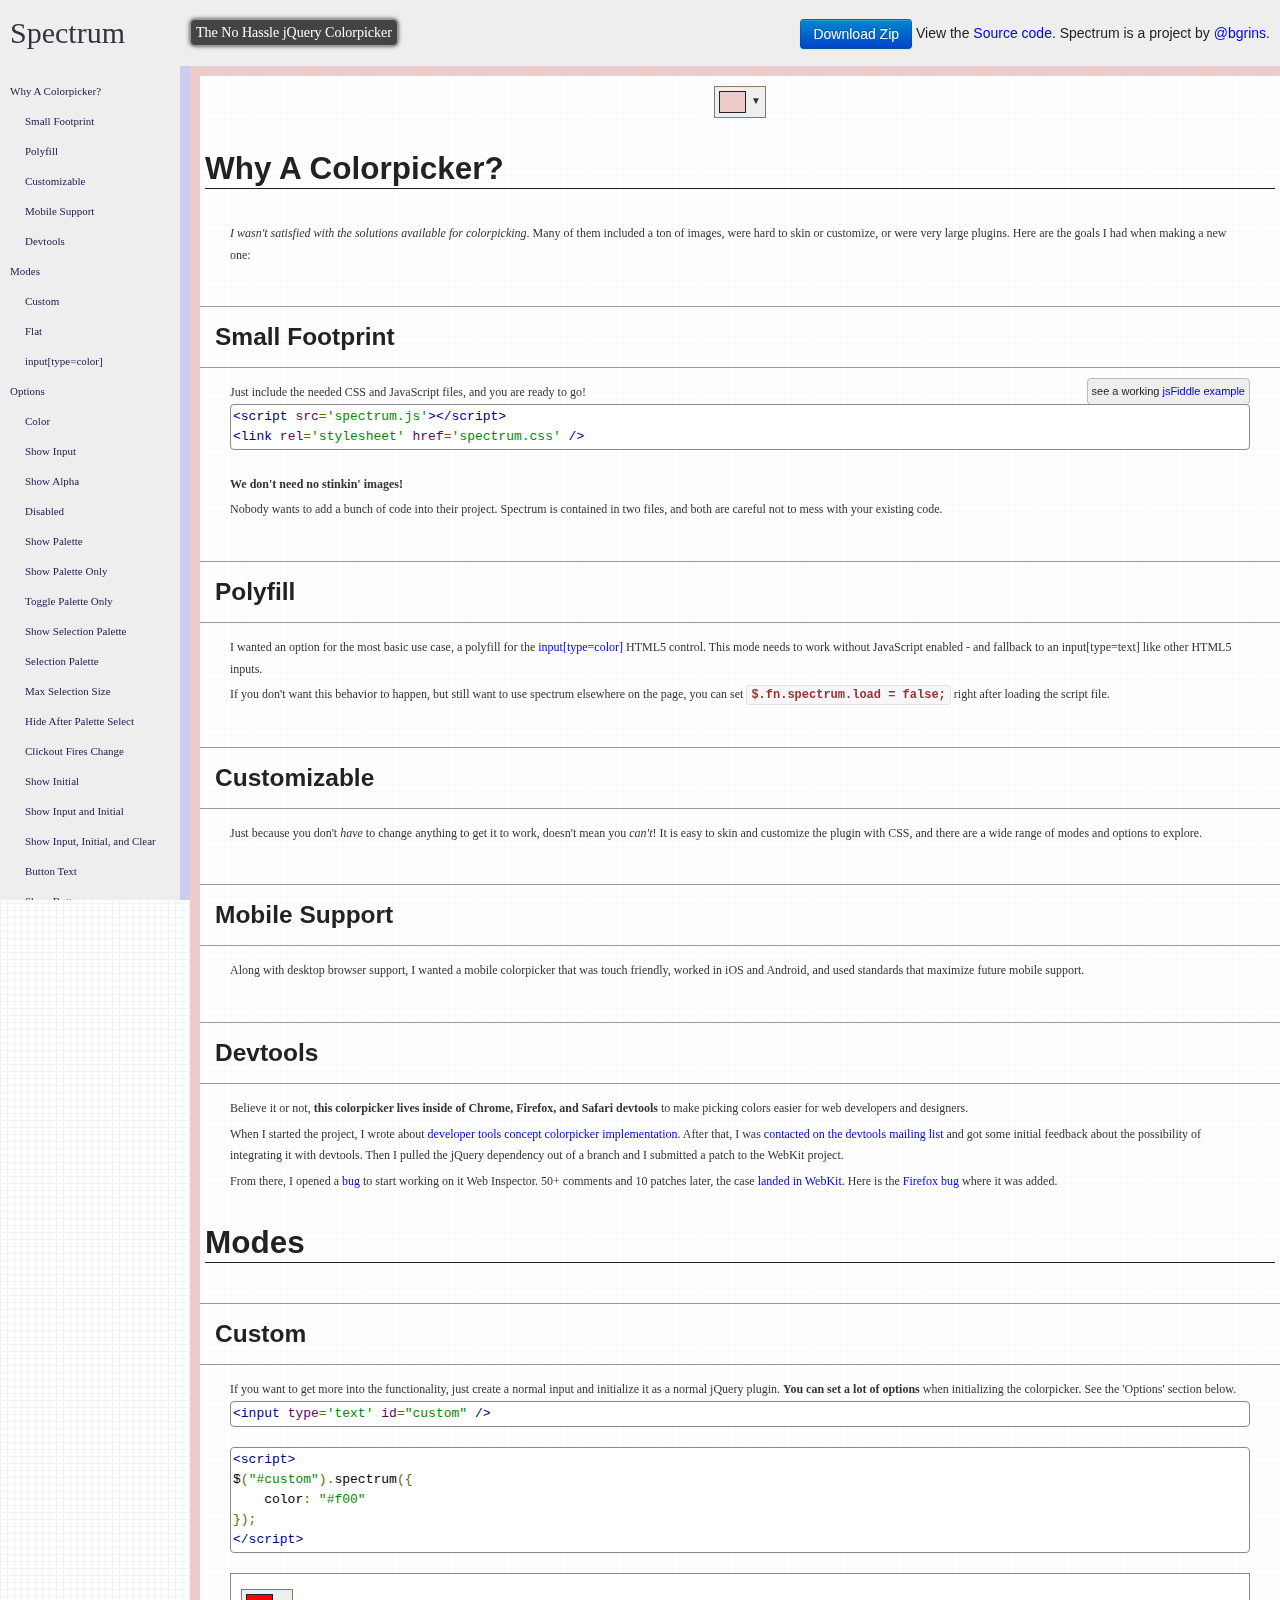
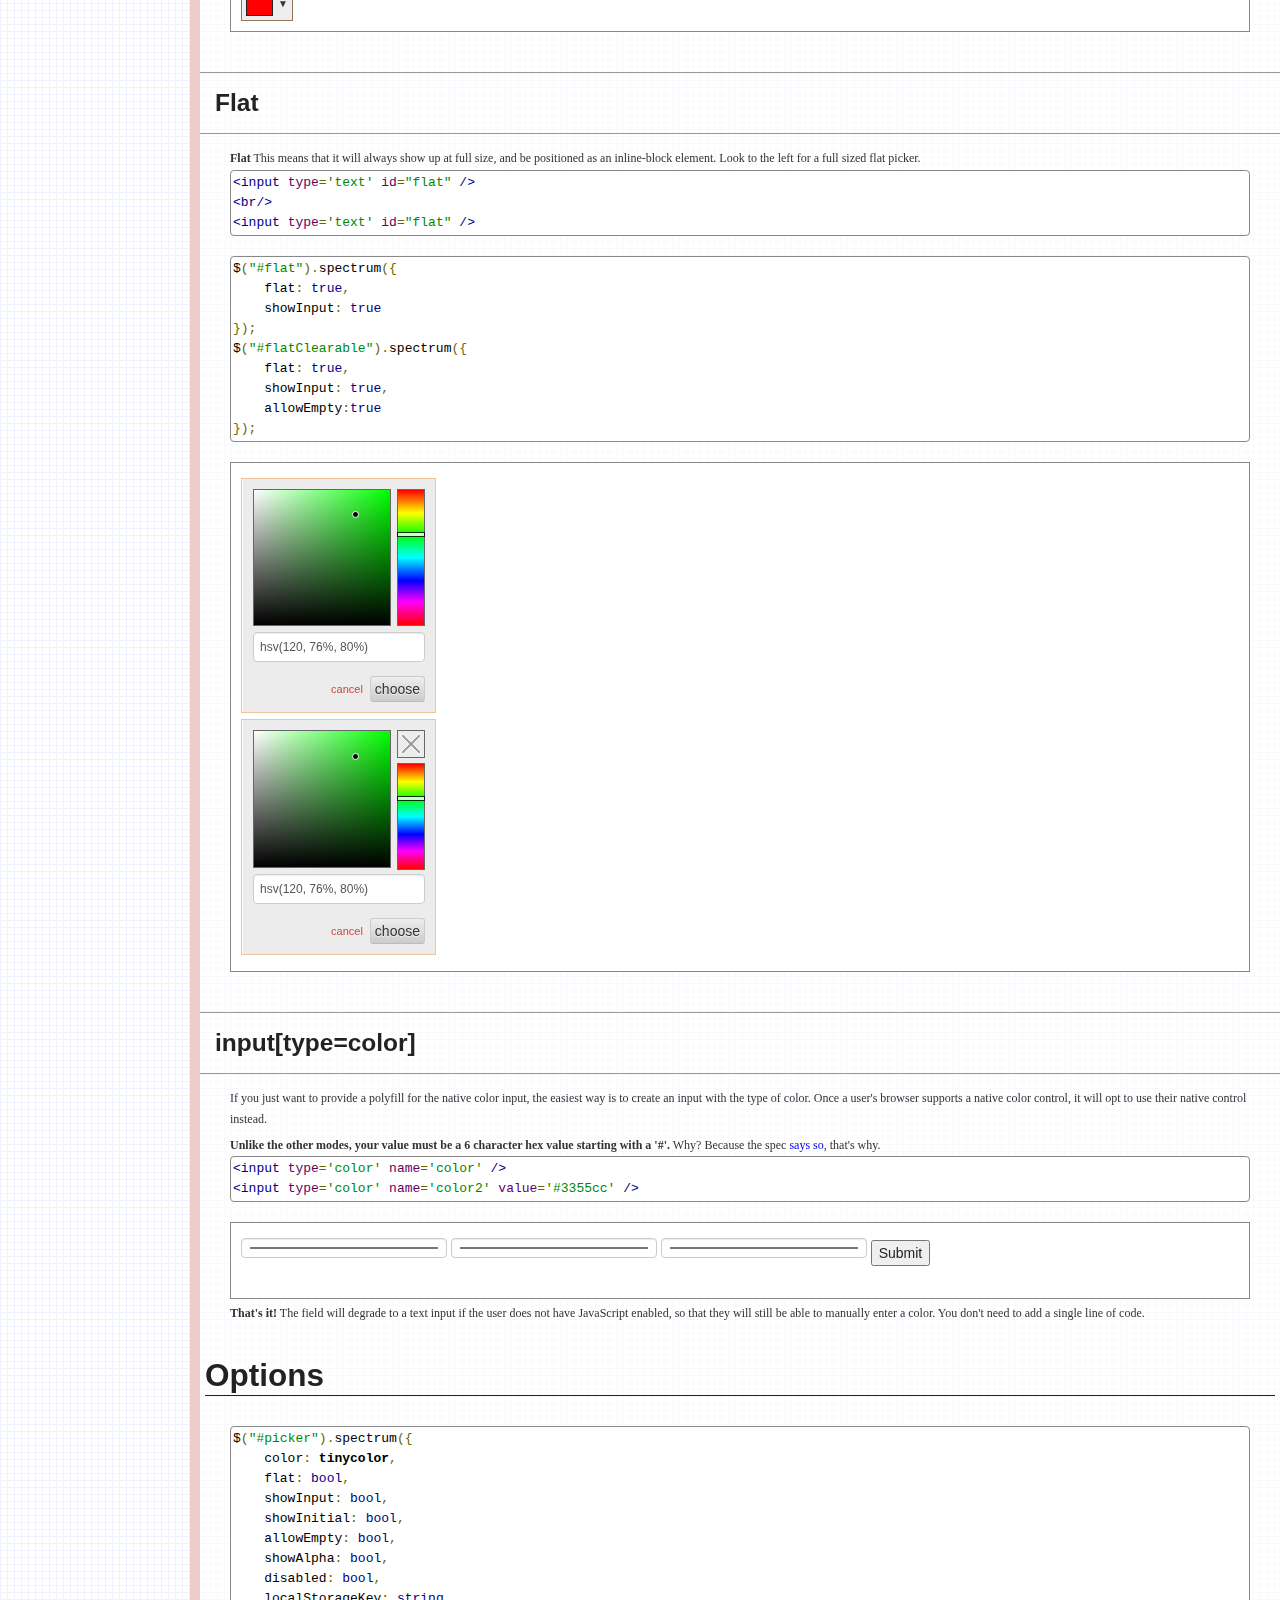
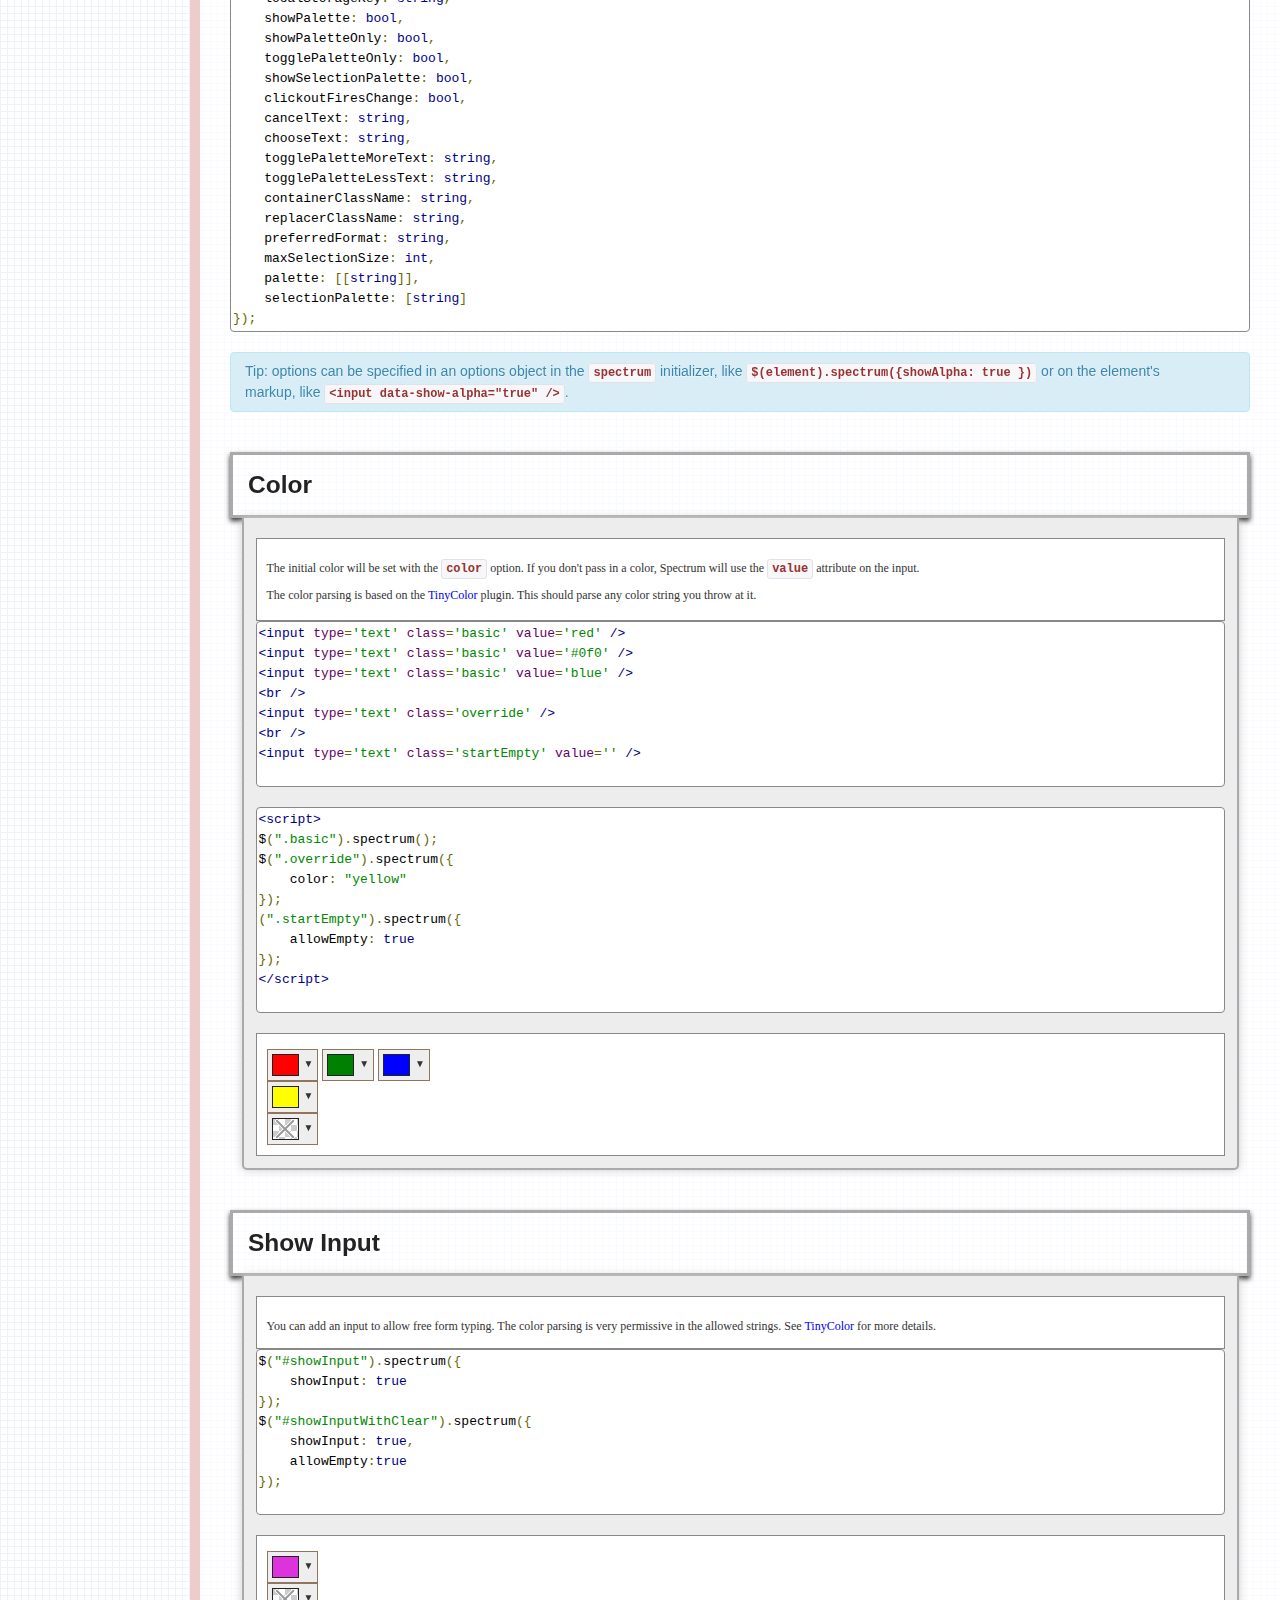
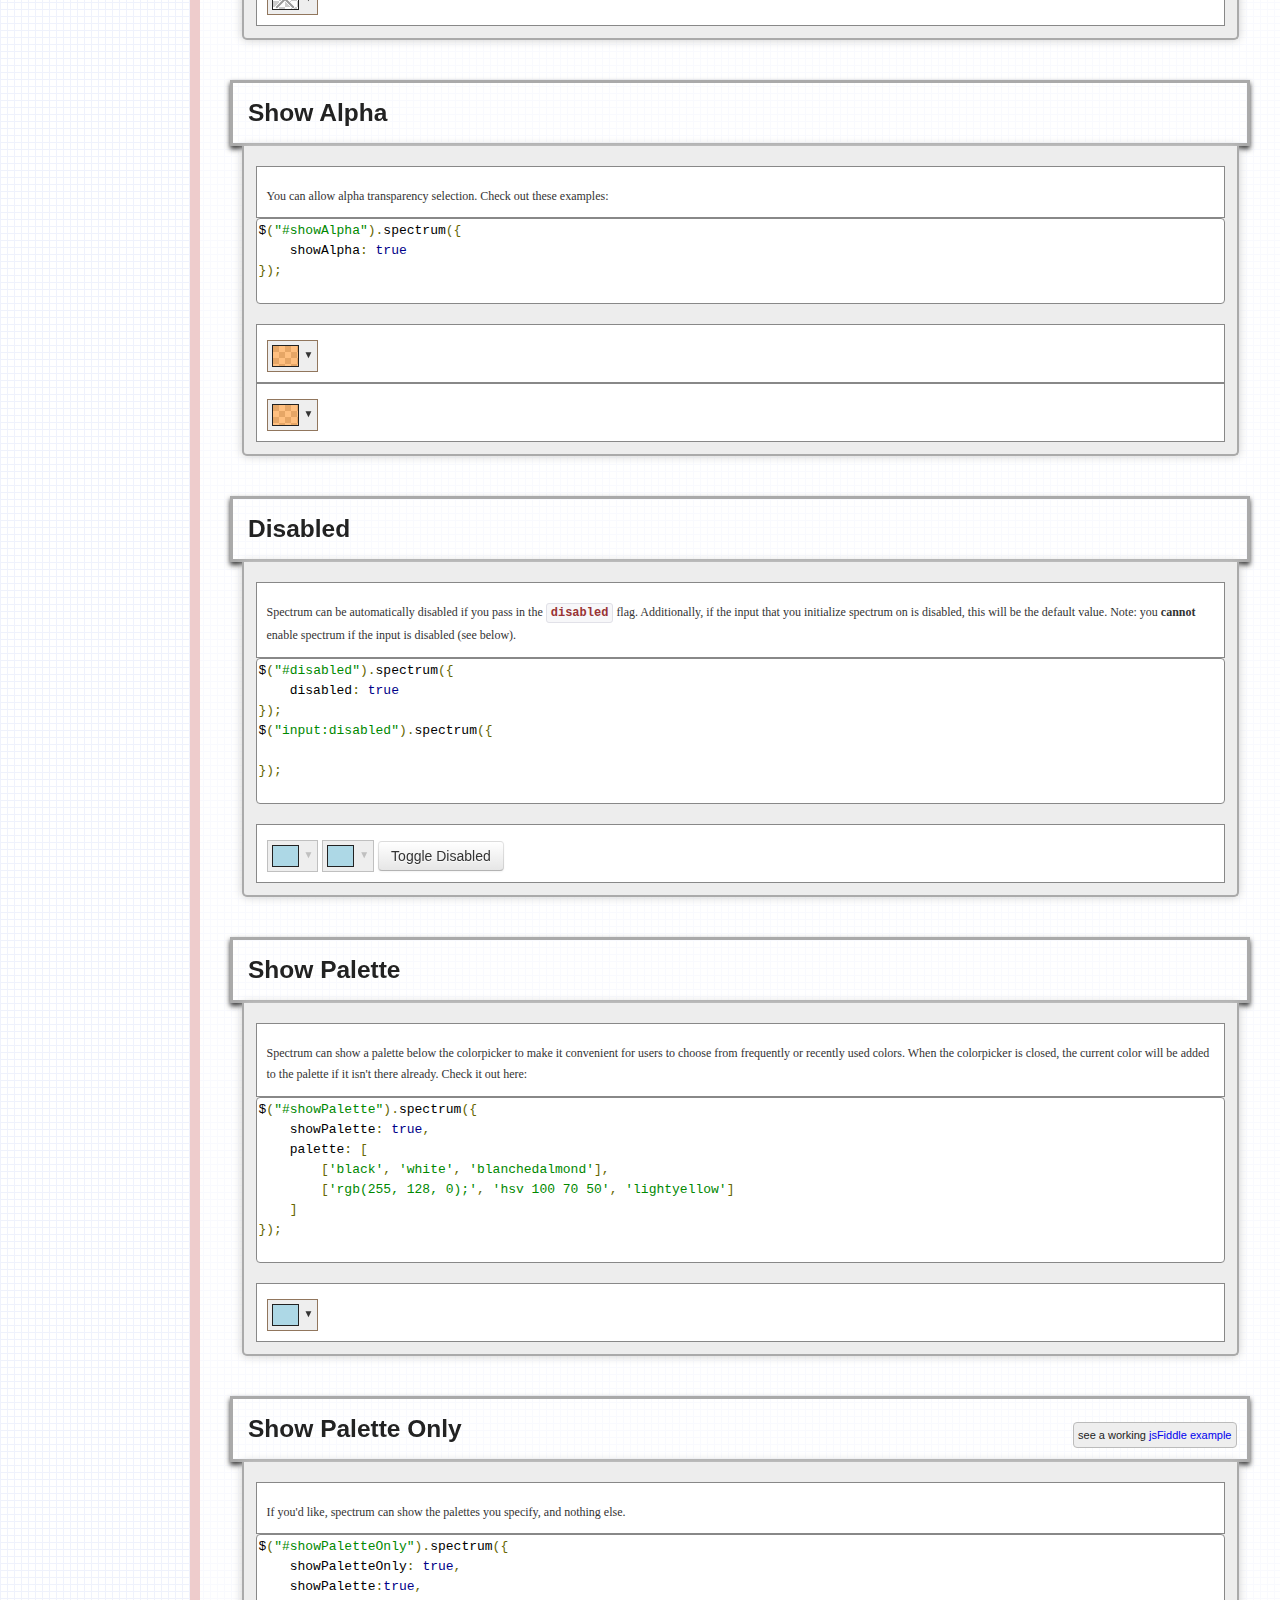
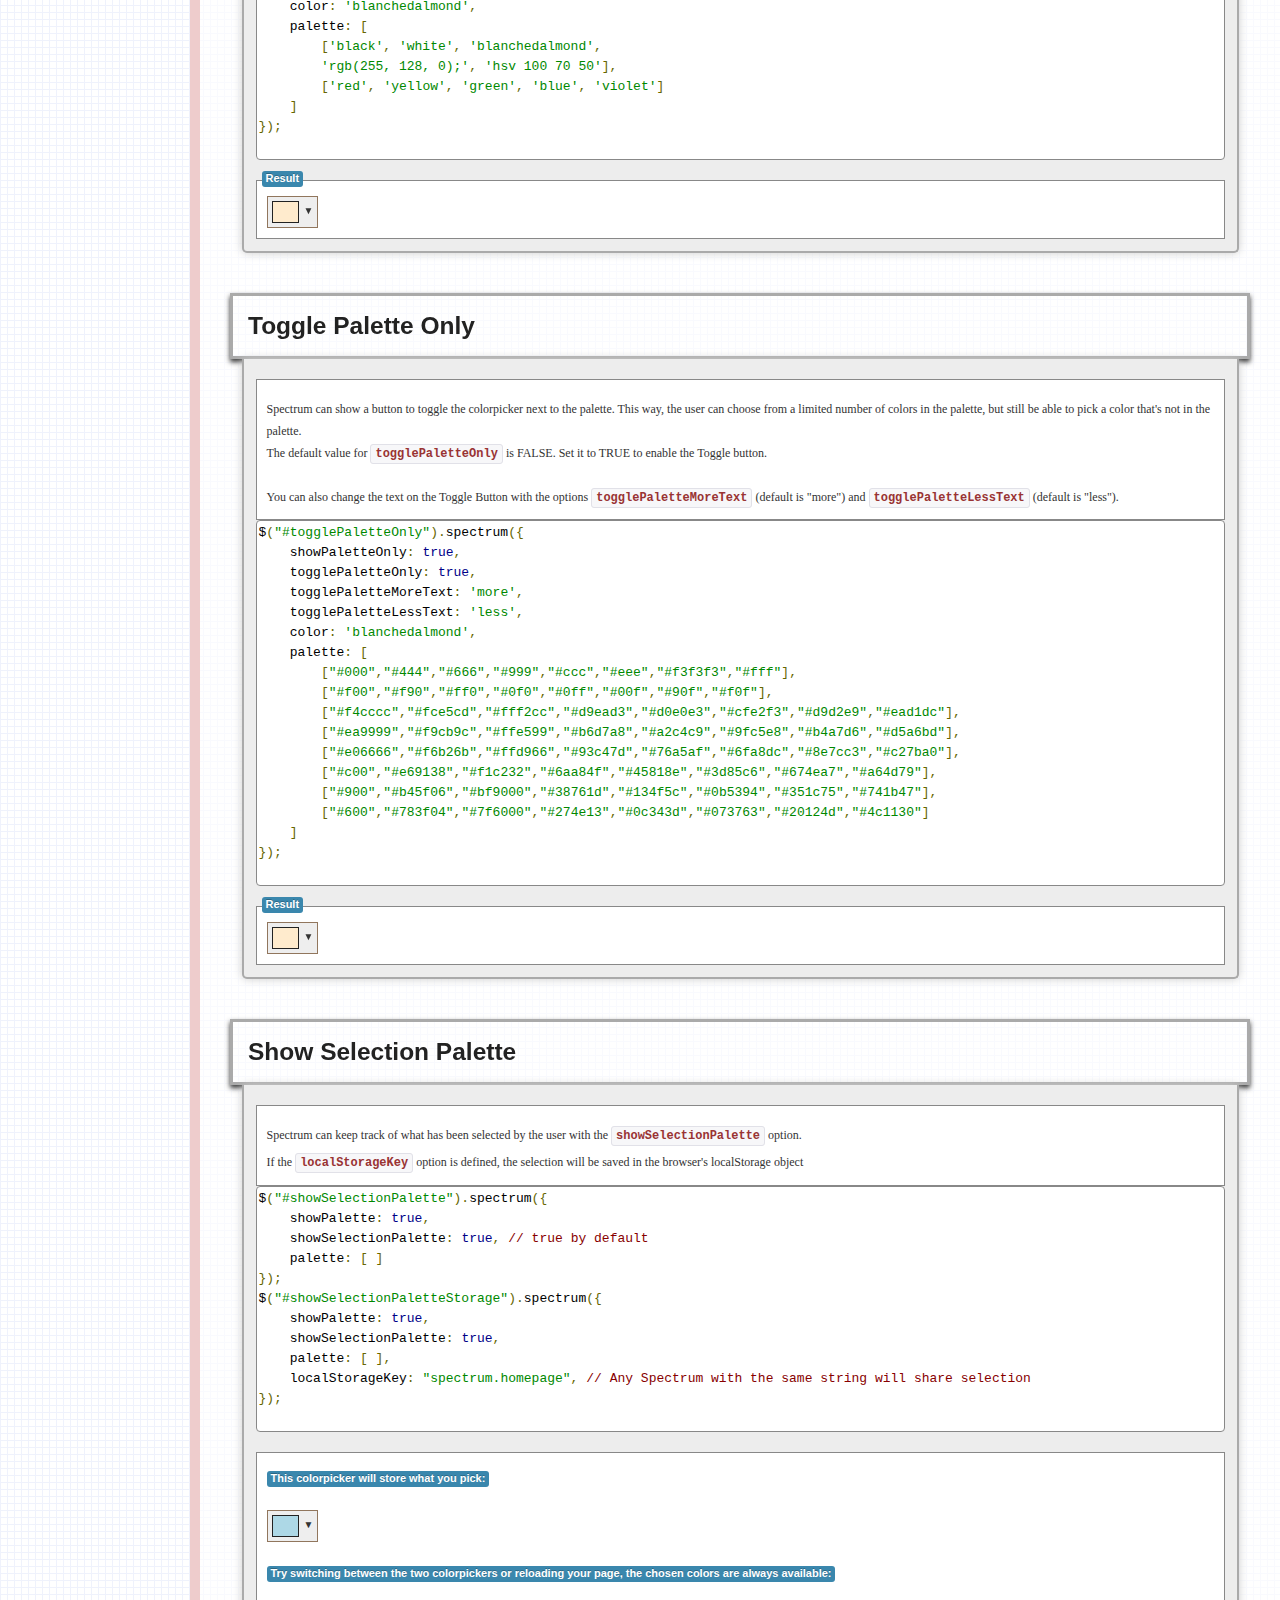
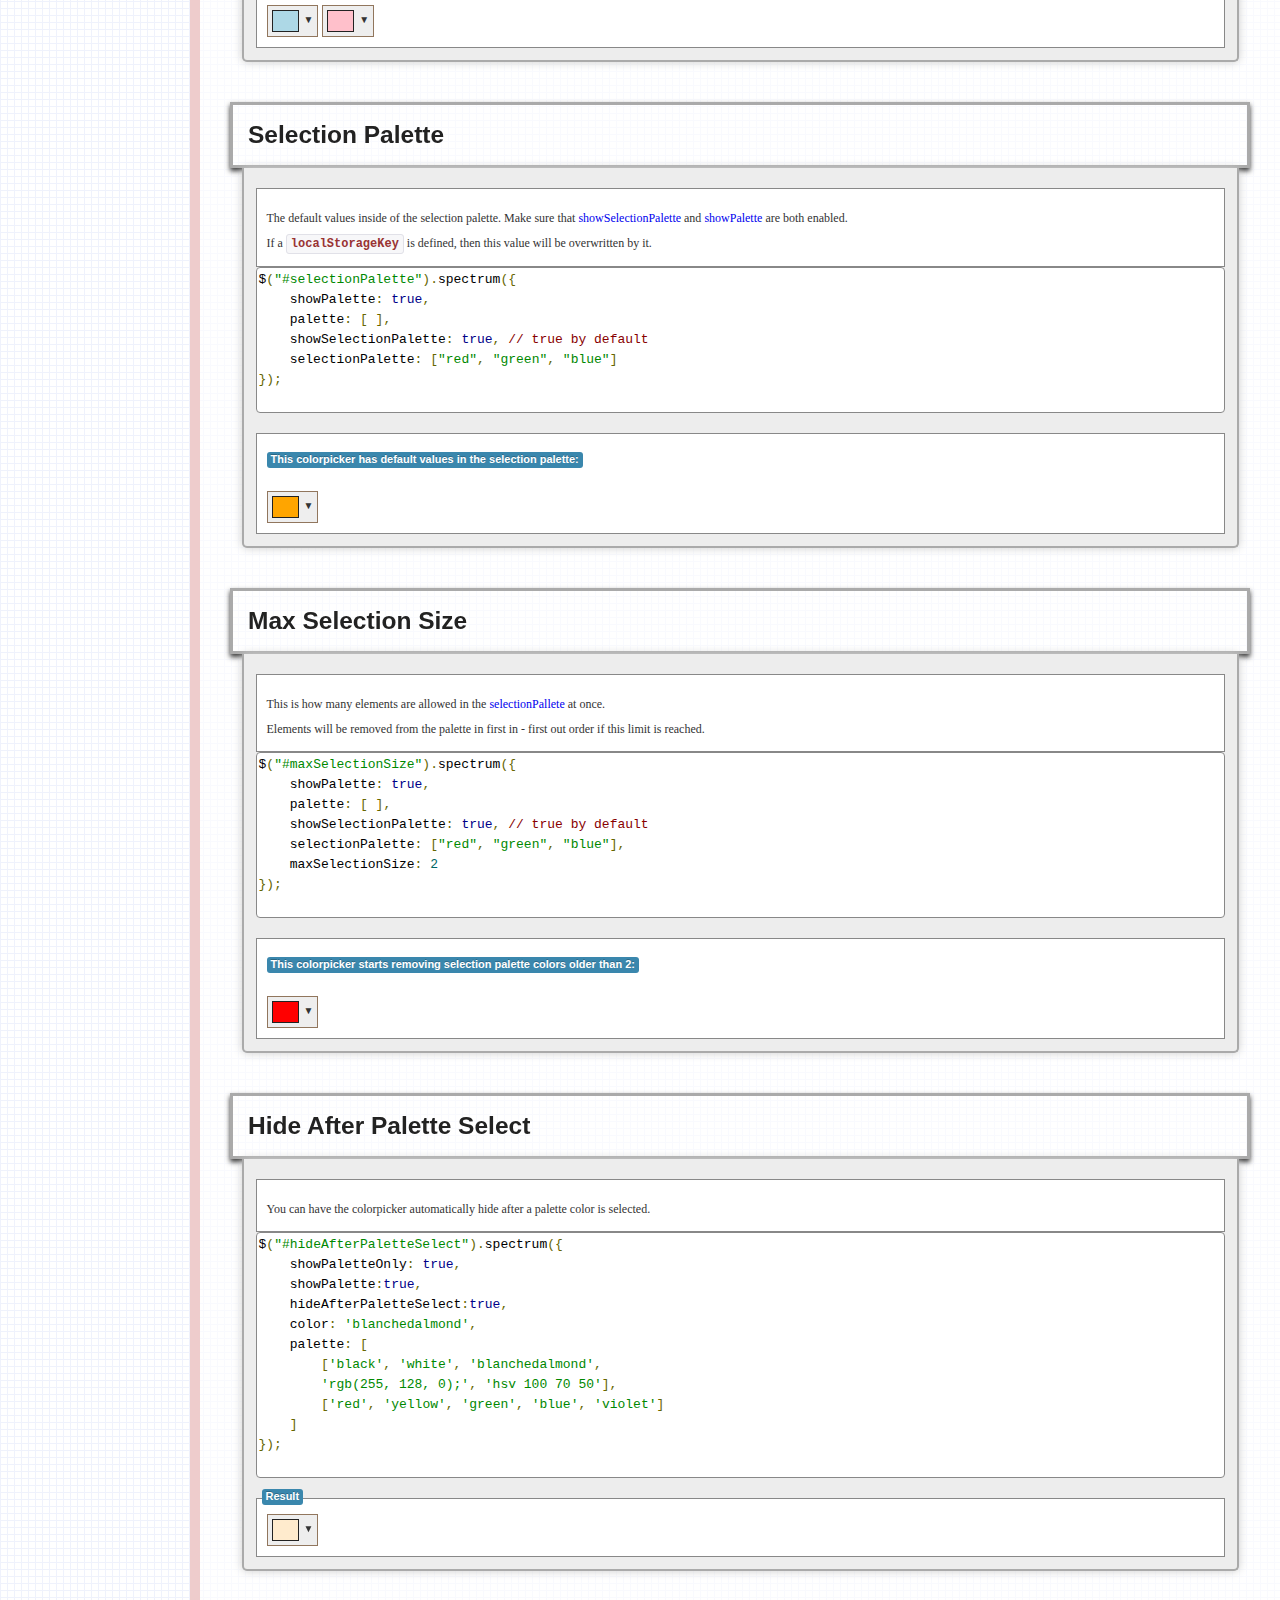
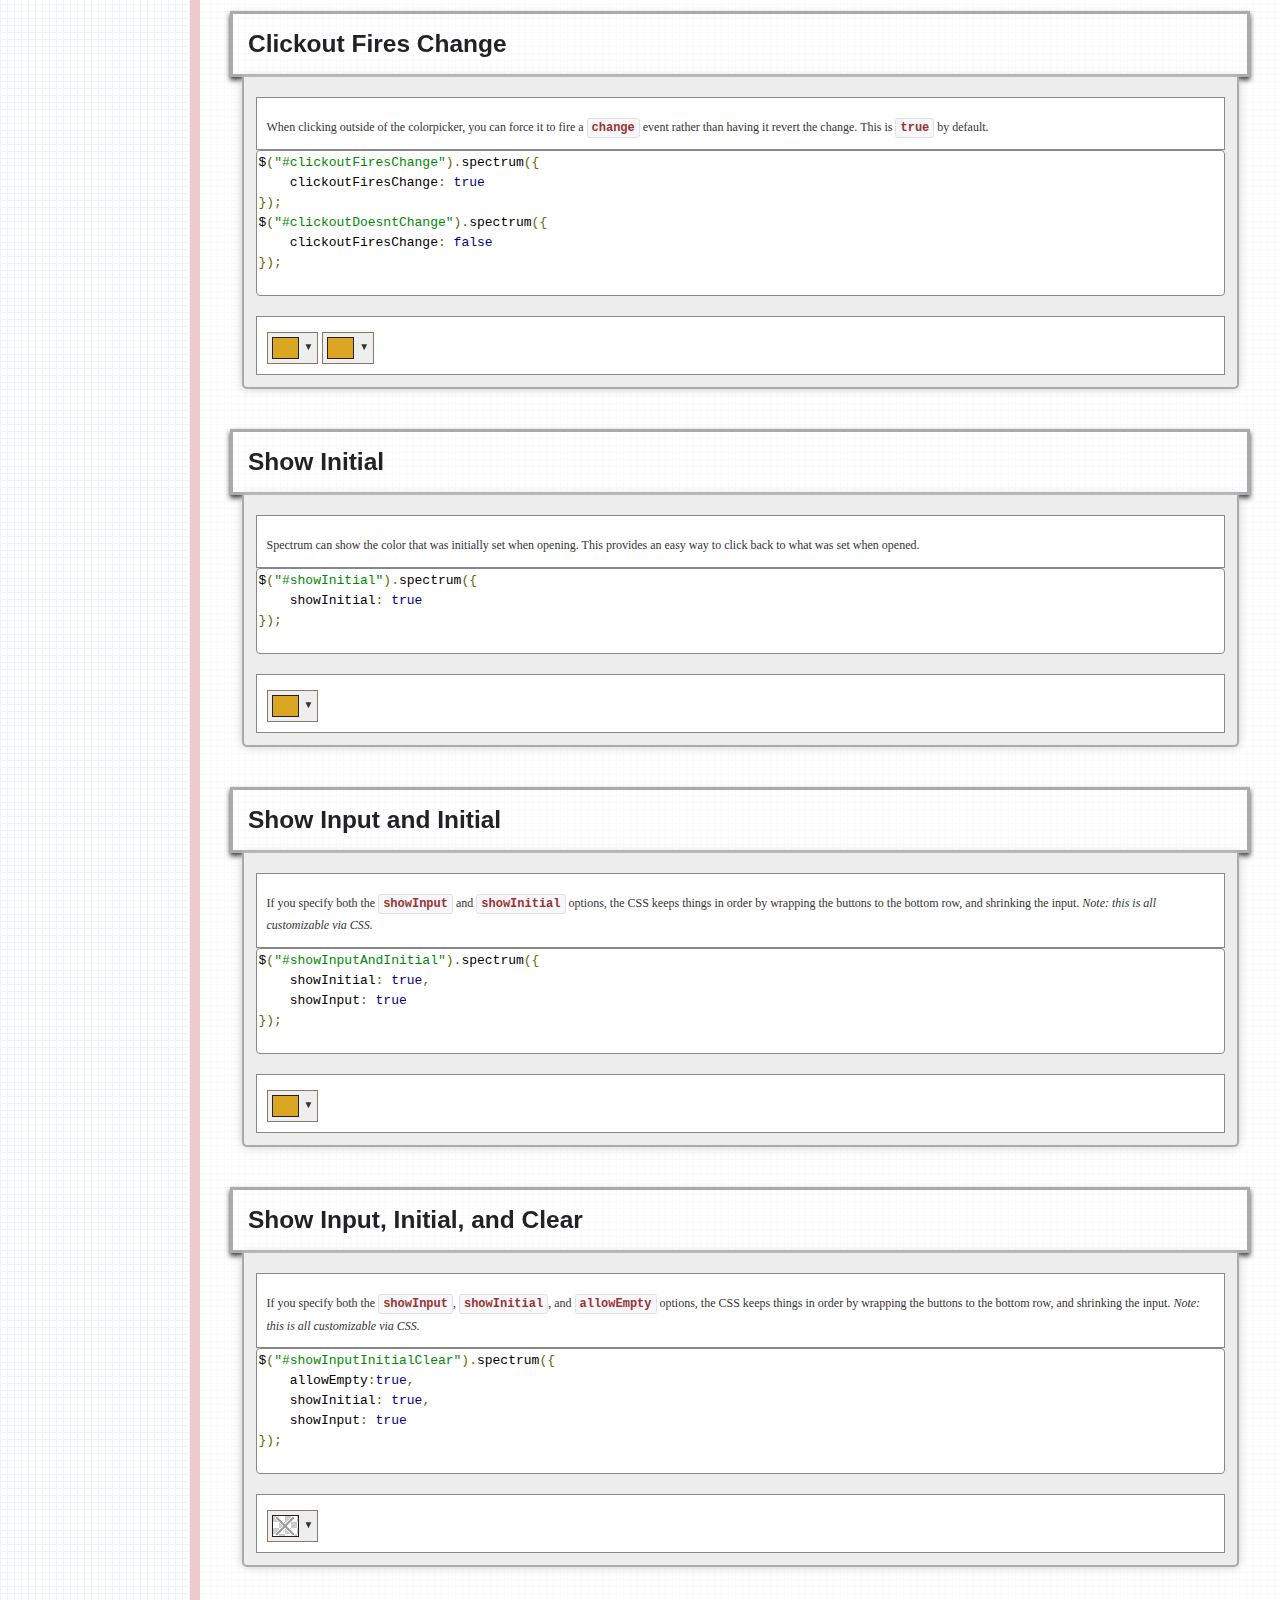
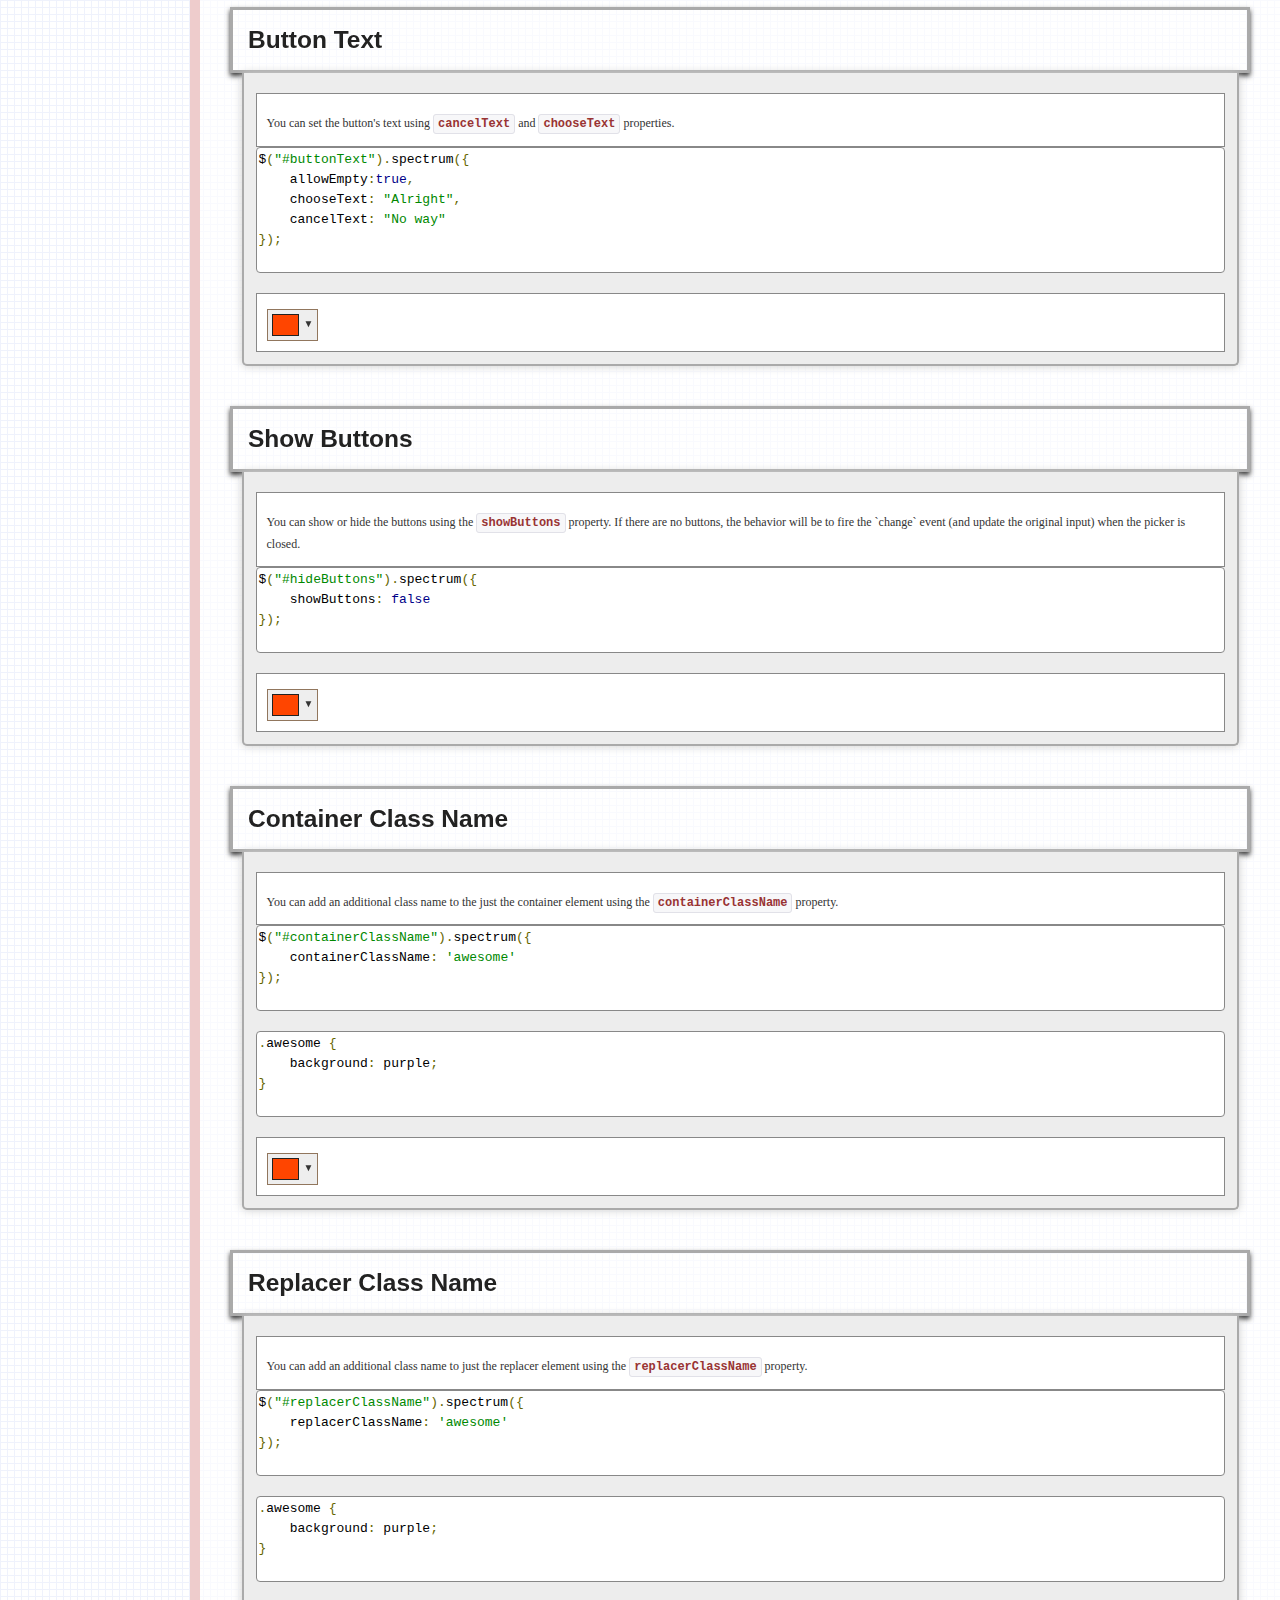
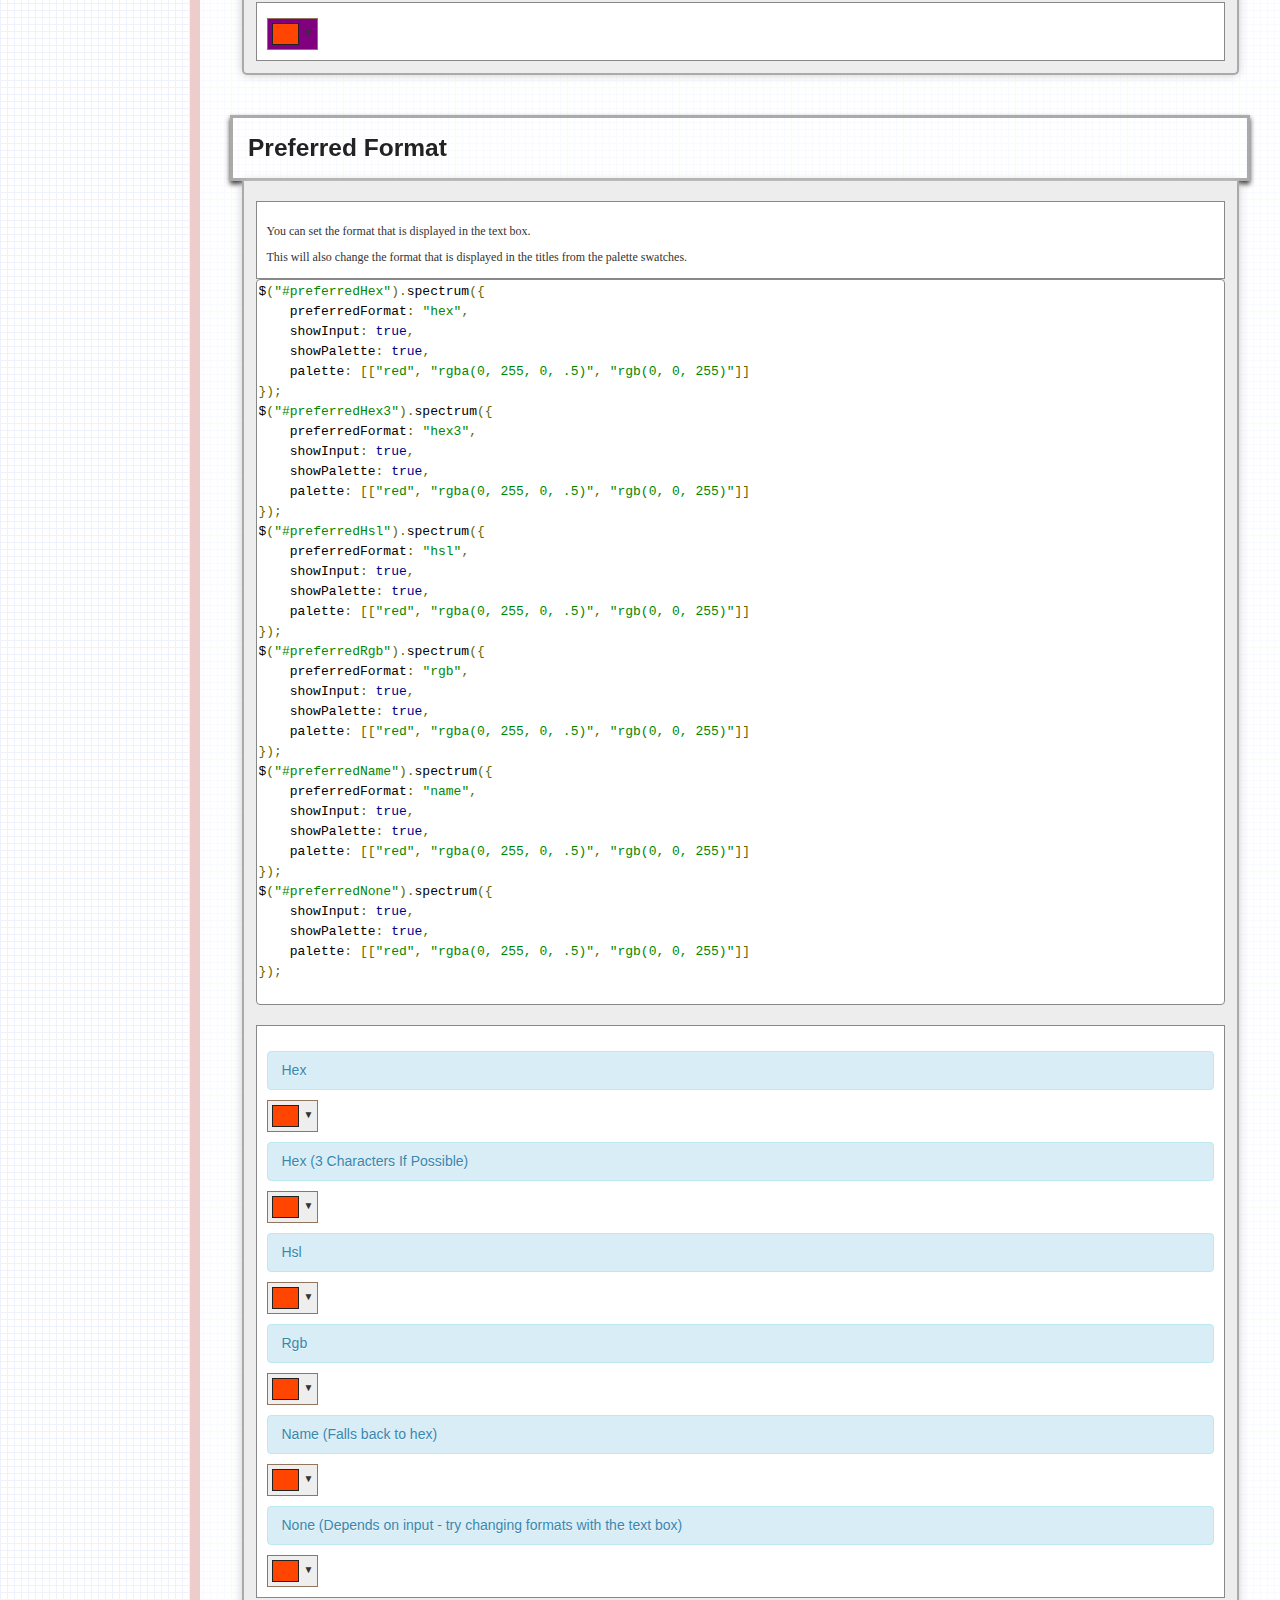
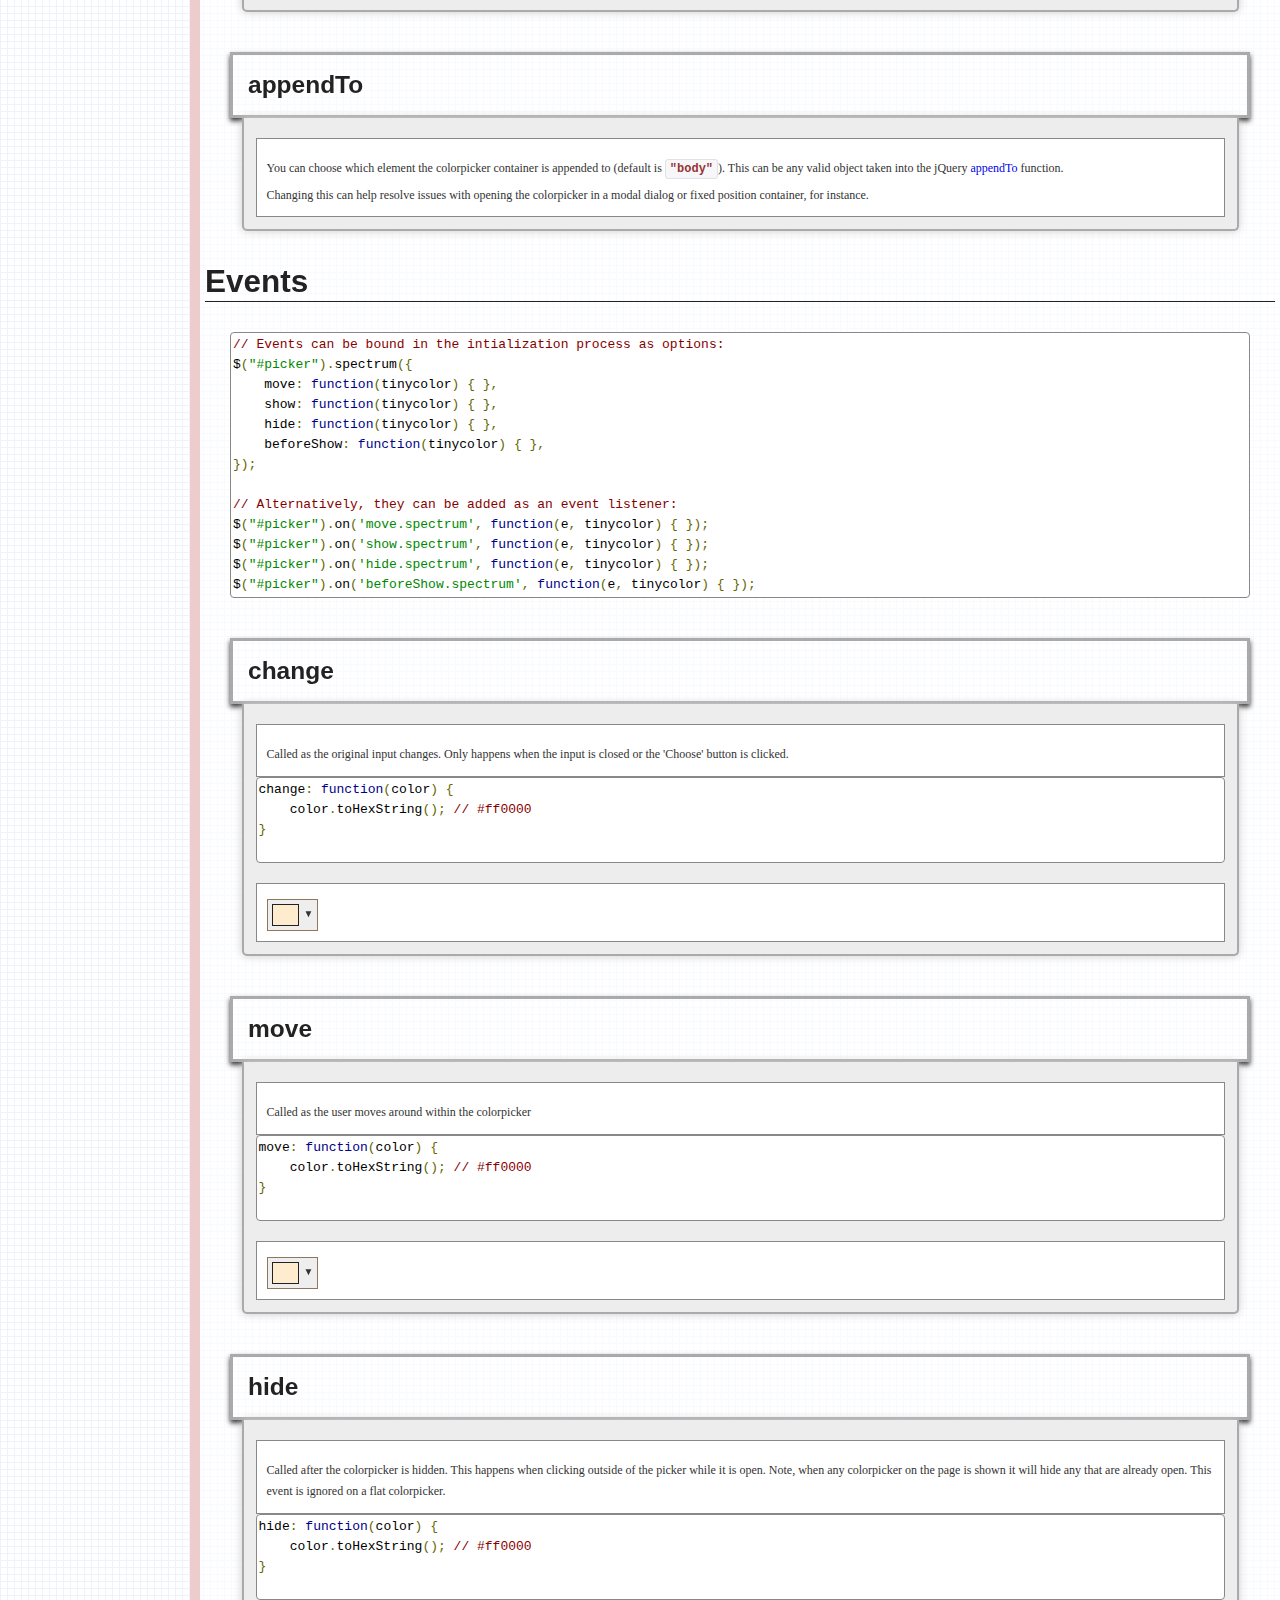
<file: singleCellApp/webapp/static/lib/bgrins-spectrum/index.html>
<!doctype html>
<html>
<head>
    <meta http-equiv="content-type" content="text/html; charset=UTF-8">
    <title>Spectrum - The No Hassle jQuery Colorpicker</title>

    <meta name="description" content="Spectrum is a JavaScript colorpicker plugin using the jQuery framework.  It is highly customizable, but can also be used as a simple input type=color polyfill">
    <meta name="author" content="Brian Grinstead and Spectrum contributors">

    <link rel="stylesheet" type="text/css" href="spectrum.css">
    <link rel="stylesheet" type="text/css" href="docs/bootstrap.css">
    <link rel="stylesheet" type="text/css" href="docs/docs.css">
    <script type="text/javascript" src="docs/jquery-1.9.1.js"></script>
    <script type="text/javascript" src="spectrum.js"></script>
    <script type='text/javascript' src='docs/toc.js'></script>
    <script type='text/javascript' src='docs/docs.js'></script>
</head>
<body>
<div id='header'>
    <h1><a href='http://bgrins.github.com/spectrum'>Spectrum</a></h1> <h2><em>The No Hassle jQuery Colorpicker</em></h2>
    <div id='links'>
        <a href='http://github.com/bgrins/spectrum/zipball/1.8.0' class="btn btn-primary">Download Zip</a>
        View the <a href='http://github.com/bgrins/spectrum'>Source code</a>.
        Spectrum is a project by <a href='http://twitter.com/bgrins'>@bgrins</a>.
    </div>
    <br style='clear:both;' />
</div>

<div id='toc'></div>
<div id='toc-slider'></div>

<div id='docs'>
    <div id='docs-content'>

    <div id='switch-current'>
        <input type='text' name='color1' id='pick1' value='#ddddff' />
        <div id='switch-current-hsv' class='switch-current-output'></div>
        <div id='switch-current-rgb' class='switch-current-output'></div>
        <div id='switch-current-hex' class='switch-current-output'></div>
    </div>

    <div style='text-align:center;'>
    <input id="full" />
    </div>

<pre class='prettyprint hide' id='code-heading'>
&lt;input type='color' value='#f594d0' /&gt;
<input type='color' class='basic' value='#f594d0' />
</pre>

        <h2 id="why">Why A Colorpicker?</h2>
        <p><em>I wasn't satisfied with the solutions available for colorpicking</em>.
        Many of them included a ton of images, were hard to skin or customize, or were very large plugins.
        Here are the goals I had when making a new one:
        </p>

        <h3 id="why-footprint" class='point'>Small Footprint</h3>
        <div class='note'>see a working <a href='http://jsfiddle.net/bgrins/ctkY3/'>jsFiddle example</a></div>
        <p>Just include the needed CSS and JavaScript files, and you are ready to go!  </p>
<pre class='prettyprint' id='code-subheading'>
&lt;script src='<a href='http://bgrins.github.com/spectrum/spectrum.js' target="_blank">spectrum.js</a>'&gt;&lt;/script&gt;
&lt;link rel='stylesheet' href='<a href='http://bgrins.github.com/spectrum/spectrum.css' target="_blank">spectrum.css</a>' /&gt;
</pre>
        <p><strong>We don't need no stinkin' images!</strong></p>
        <p>Nobody wants to add a bunch of code into their project.  Spectrum is contained in two files, and both are careful not to mess with your existing code.</p>

        <h3 id="why-polyfill" class='point'>Polyfill</h3>
        <p>I wanted an option for the most basic use case, a polyfill for the <a href='http://dev.w3.org/html5/markup/input.color.html'>input[type=color]</a> HTML5 control.
           This mode needs to work without JavaScript enabled - and fallback to an input[type=text] like other HTML5 inputs.
        </p>
        <p>If you don't want this behavior to happen, but still want to use spectrum elsewhere on the page, you can set <code>$.fn.spectrum.load = false;</code> right after loading the script file.</p>


        <h3 id="why-customizable" class='point'>Customizable</h3>
        <p>Just because you don't <em>have</em> to change anything to get it to work, doesn't mean you <em>can't</em>!
        It is easy to skin and customize the plugin with CSS, and there are a wide range of modes and options to explore.
        </p>

        <h3 id="why-mobile" class='point'>Mobile Support</h3>
        <p>Along with desktop browser support, I wanted a mobile colorpicker that was touch friendly, worked in iOS and Android, and used standards
            that maximize future mobile support.
        </p>

        <h3 id="why-devtools" class='point'>Devtools</h3>

        <p>
            Believe it or not, <strong>this colorpicker lives inside of Chrome, Firefox, and Safari devtools</strong> to make picking colors easier for web developers and designers.
        </p>

        <p>
            When I started the project, I wrote about <a href="http://www.briangrinstead.com/blog/chrome-developer-tools-colorpicker-concept">developer tools concept colorpicker implementation</a>.  After that, I was <a href="http://groups.google.com/group/google-chrome-developer-tools/browse_thread/thread/4dd1e853b8051727/4549a6f0788885d4">contacted on the devtools mailing list</a> and got some initial feedback about the possibility of integrating it with devtools.  Then I pulled the jQuery dependency out of a branch and I submitted a patch to the WebKit project.
        </p>

        <p>
            From there, I opened a <a href="https://bugs.webkit.org/show_bug.cgi?id=71262">bug</a> to start working on it Web Inspector.  50+ comments and 10 patches later, the case <a href="http://www.webkit.org/blog/1804/last-week-in-webkit-calculated-css-values-and-the-translate-attribute/">landed in WebKit</a>. Here is the <a href='https://bugzilla.mozilla.org/show_bug.cgi?id=911702'>Firefox bug</a> where it was added.
        </p>


        <h2 id="modes">Modes</h2>

        <h3 id="modes-custom" class='point'>Custom</h3>
    <p>If you want to get more into the functionality, just create a normal input and initialize it as a normal jQuery plugin.
    <strong>You can set a lot of options</strong> when initializing the colorpicker.
    See the 'Options' section below.
    </p>

<pre class='prettyprint'>
&lt;input type='text' id="custom" /&gt;
</pre>

<pre class='prettyprint'>
&lt;script&gt;
$("#custom").spectrum({
    color: "#f00"
});
&lt;/script&gt;
</pre>

        <div class='example'>
            <input type='text' id='custom' />
        </div>

        <h3 id="modes-flat" class='point'>Flat</h3>
        <p><strong>Flat</strong>
            This means that it will always show up at full size,
            and be positioned as an inline-block element.
            Look to the left for a full sized flat picker.
        </p>

<pre class='prettyprint'>
&lt;input type='text' id="flat" /&gt;
&lt;br/&gt;
&lt;input type='text' id="flat" /&gt;
</pre>
<pre class='prettyprint'>
$("#flat").spectrum({
    flat: true,
    showInput: true
});
$("#flatClearable").spectrum({
    flat: true,
    showInput: true,
    allowEmpty:true
});
</pre>

        <div class='example'>
            <input type='text' id='flat' value="limegreen" />
            <br/>
            <input type='text' id='flatClearable' value="limegreen" />
        </div>

        <h3 id="modes-input" class='point'>input[type=color]</h3>

    <p>
    If you just want to provide a polyfill for the native color input,
    the easiest way is to create an input with the type of color.
    Once a user's browser supports a native color control, it will opt to use their native control instead.
    </p>
    <p><strong>Unlike the other modes, your value must be a 6 character hex value starting with a '#'.</strong>  Why?  Because the spec <a href='http://dev.w3.org/html5/markup/input.color.html#input.color.attrs.value'>says so</a>, that's why.
    </p>

<pre class='prettyprint' id='code-subheading'>
&lt;input type='color' name='color' /&gt;
&lt;input type='color' name='color2' value='#3355cc' /&gt;
</pre>
    <div class='example'>
<form method="get">
    <input type='color' name='color' />
    <input type='color' name='color2' value='#3355cc' />
    <input type='color' name='color3' value='#000000' />
    <input type="submit" />
</form>
    </div>
    <p><strong>That's it!</strong>
    The field will degrade to a text input if the user does not have JavaScript enabled,
    so that they will still be able to manually enter a color.  You don't need to add a single line of code.
    </p>

<!--
<div class="alert">
    Heads up!  Make sure you do not have a <code>maxlength</code> property set on your input.  It has been known to break IE10.
</div>
-->

        <h2 id="options">Options</h2>
<pre class='prettyprint'>
$("#picker").spectrum({
    color: <strong>tinycolor</strong>,
    flat: bool,
    showInput: bool,
    showInitial: bool,
    allowEmpty: bool,
    showAlpha: bool,
    disabled: bool,
    localStorageKey: string,
    showPalette: bool,
    showPaletteOnly: bool,
    togglePaletteOnly: bool,
    showSelectionPalette: bool,
    clickoutFiresChange: bool,
    cancelText: string,
    chooseText: string,
    togglePaletteMoreText: string,
    togglePaletteLessText: string,
    containerClassName: string,
    replacerClassName: string,
    preferredFormat: string,
    maxSelectionSize: int,
    palette: [[string]],
    selectionPalette: [string]
});
</pre>
        <div class="alert alert-info">
            Tip: options can be specified in an options object in the <code>spectrum</code> initializer, like <code>$(element).spectrum({showAlpha: true })</code> or on the element's markup, like <code>&lt;input data-show-alpha="true" /&gt;</code>.
        </div>

        <h3 id="options-color">Color</h3>
        <div class='option-content'>
            <div class='description'>
                <p>
                The initial color will be set with the <code>color</code> option.
                If you don't pass in a color, Spectrum will use the <code>value</code> attribute on the input.
                </p>
                <p>
                The color parsing is based on the <a href='https://github.com/bgrins/TinyColor'>TinyColor</a> plugin.
                This should parse any color string you throw at it.</p>
                </p>
            </div>

            <pre class='prettyprint'>
&lt;input type='text' class='basic' value='red' /&gt;
&lt;input type='text' class='basic' value='#0f0' /&gt;
&lt;input type='text' class='basic' value='blue' /&gt;
&lt;br /&gt;
&lt;input type='text' class='override' /&gt;
&lt;br /&gt;
&lt;input type='text' class='startEmpty' value='' /&gt;
            </pre>

            <pre class='prettyprint'>
&lt;script&gt;
$(".basic").spectrum();
$(".override").spectrum({
    color: "yellow"
});
(".startEmpty").spectrum({
    allowEmpty: true
});
&lt;/script&gt;
            </pre>
            <div class='example'>
                <input type='text' class='basic' value='red' />
                <input type='text' class='basic' value='green' />
                <input type='text' class='basic' value='blue' />
                <br />
                <input type='text' class='override' />
                <br/>
                <input type='text' class='startEmpty' value='' />
            </div>
        </div>

        <h3 id="options-showInput">Show Input</h3>
        <div class='option-content'>
            <div class='description'>
                <p>You can add an input to allow free form typing.  The color parsing is very permissive in the allowed strings.  See <a href='https://github.com/bgrins/TinyColor'>TinyColor</a> for more details.
            </div>
            <pre class='prettyprint'>
$("#showInput").spectrum({
    showInput: true
});
$("#showInputWithClear").spectrum({
    showInput: true,
    allowEmpty:true
});
            </pre>
            <div class='example'>
                <input type='text' name='showInput' id='showInput' />
                 <br/>
                <input type='text' name='showInputWithClear' id='showInputWithClear' value='' />
            </div>
        </div>

        <h3 id="options-showAlpha">Show Alpha</h3>
        <div class='option-content'>
            <div class='description'>
                <p>You can allow alpha transparency selection.  Check out these examples: </p>
            </div>
            <pre class='prettyprint'>
$("#showAlpha").spectrum({
    showAlpha: true
});
            </pre>
            <div class='example'>
                <input type='text' name='showAlpha' id='showAlpha' />
            </div>
            <div class='example'>
                <input type='text' name='showAlphaWithInput' id='showAlphaWithInput' />
            </div>
        </div>

        <h3 id="options-disabled">Disabled</h3>
        <div class='option-content'>
            <div class='description'>
            <p>Spectrum can be automatically disabled if you pass in the <code>disabled</code> flag.  Additionally, if the input that you initialize spectrum on is disabled, this will be the default value.  Note: you <strong>cannot</strong> enable spectrum if the input is disabled (see below).</p>
            </div>
            <pre class='prettyprint'>
$("#disabled").spectrum({
    disabled: true
});
$("input:disabled").spectrum({

});
            </pre>
            <div class='example'>
                    <input type='text' name='disabled' id='disabled' value='lightblue' />
                    <input type='text' disabled value='lightblue' />
                    <button id='toggle-disabled' class='btn'>Toggle Disabled</button>
            </div>
        </div>

        <h3 id="options-showPalette">Show Palette</h3>
        <div class='option-content'>
            <div class='description'>
            <p>Spectrum can show a palette below the colorpicker to make it convenient for users to choose from frequently or recently used colors.  When the colorpicker is closed, the current color will be added to the palette if it isn't there already.  Check it out here: </p>
            </div>
            <pre class='prettyprint'>
$("#showPalette").spectrum({
    showPalette: true,
    palette: [
        ['black', 'white', 'blanchedalmond'],
        ['rgb(255, 128, 0);', 'hsv 100 70 50', 'lightyellow']
    ]
});
            </pre>
            <div class='example'>
                    <input type='text' name='showPalette' id='showPalette' value='lightblue' />
            </div>
        </div>

        <h3 id="options-showPaletteOnly">Show Palette Only</h3>
        <div class='option-content'>
            <div class='note'>see a working <a href='http://jsfiddle.net/bgrins/S45tW/'>jsFiddle example</a></div>
            <div class='description'>
            <p>If you'd like, spectrum can show the palettes you specify, and nothing else.</p>
            </div>

            <pre class='prettyprint'>
$("#showPaletteOnly").spectrum({
    showPaletteOnly: true,
    showPalette:true,
    color: 'blanchedalmond',
    palette: [
        ['black', 'white', 'blanchedalmond',
        'rgb(255, 128, 0);', 'hsv 100 70 50'],
        ['red', 'yellow', 'green', 'blue', 'violet']
    ]
});
            </pre>
            <div class='example'>
            <span class='label label-result'>
            Result
            </span>
                <input type='text' name='showPaletteOnly' id='showPaletteOnly'  />
            </div>
        </div>

        <h3 id="options-togglePaletteOnly">Toggle Palette Only</h3>
        <div class='option-content'>
            <div class='description'>
            <p>Spectrum can show a button to toggle the colorpicker next to the palette. This way, the user can choose from a limited number of colors in the palette, but still be able to pick a color that's not in the palette.<br />
                The default value for <code>togglePaletteOnly</code> is FALSE. Set it to TRUE to enable the Toggle button.<br /><br />
                You can also change the text on the Toggle Button with the options <code>togglePaletteMoreText</code> (default is "more") and <code>togglePaletteLessText</code> (default is "less").</p>
            </div>

            <pre class='prettyprint'>
$("#togglePaletteOnly").spectrum({
    showPaletteOnly: true,
    togglePaletteOnly: true,
    togglePaletteMoreText: 'more',
    togglePaletteLessText: 'less',
    color: 'blanchedalmond',
    palette: [
        ["#000","#444","#666","#999","#ccc","#eee","#f3f3f3","#fff"],
        ["#f00","#f90","#ff0","#0f0","#0ff","#00f","#90f","#f0f"],
        ["#f4cccc","#fce5cd","#fff2cc","#d9ead3","#d0e0e3","#cfe2f3","#d9d2e9","#ead1dc"],
        ["#ea9999","#f9cb9c","#ffe599","#b6d7a8","#a2c4c9","#9fc5e8","#b4a7d6","#d5a6bd"],
        ["#e06666","#f6b26b","#ffd966","#93c47d","#76a5af","#6fa8dc","#8e7cc3","#c27ba0"],
        ["#c00","#e69138","#f1c232","#6aa84f","#45818e","#3d85c6","#674ea7","#a64d79"],
        ["#900","#b45f06","#bf9000","#38761d","#134f5c","#0b5394","#351c75","#741b47"],
        ["#600","#783f04","#7f6000","#274e13","#0c343d","#073763","#20124d","#4c1130"]
    ]
});
            </pre>
            <div class='example'>
            <span class='label label-result'>
            Result
            </span>
                <input type='text' name='togglePaletteOnly' id='togglePaletteOnly'  />
            </div>
        </div>

        <h3 id="options-showSelectionPalette">Show Selection Palette</h3>
        <div class='option-content'>
            <div class='description'>
                <p>Spectrum can keep track of what has been selected by the user with the <code>showSelectionPalette</code> option.</p>
                <p>If the <code>localStorageKey</code> option is defined, the selection will be saved in the browser's localStorage object</p>
            </div>

            <pre class='prettyprint'>
$("#showSelectionPalette").spectrum({
    showPalette: true,
    showSelectionPalette: true, // true by default
    palette: [ ]
});
$("#showSelectionPaletteStorage").spectrum({
    showPalette: true,
    showSelectionPalette: true,
    palette: [ ],
    localStorageKey: "spectrum.homepage", // Any Spectrum with the same string will share selection
});
            </pre>

            <div class='example'>
                    <span class='label label-info'>This colorpicker will store what you pick:</span><br /><br />
                    <input type='text' name='showSelectionPalette' id='showSelectionPalette' value='lightblue' /><br /><br />
                    <span class='label label-info'>Try switching between the two colorpickers or reloading your page, the chosen colors are always available:</span><br /><br />
                    <input type='text' name='showSelectionPaletteStorage' id='showSelectionPaletteStorage' value='lightblue' />
                    <input type='text' name='showSelectionPaletteStorage2' id='showSelectionPaletteStorage2' value='pink' />
            </div>
        </div>

        <h3 id="options-selectionPalette">Selection Palette</h3>
        <div class='option-content'>
            <div class='description'>
                <p>The default values inside of the selection palette.  Make sure that <a href="#options-showSelectionPalette">showSelectionPalette</a> and <a href="#options-showPalette">showPalette</a> are both enabled.</p>
                <p>If a <code>localStorageKey</code> is defined, then this value will be overwritten by it.</p>
            </div>

            <pre class='prettyprint'>
$("#selectionPalette").spectrum({
    showPalette: true,
    palette: [ ],
    showSelectionPalette: true, // true by default
    selectionPalette: ["red", "green", "blue"]
});
            </pre>

            <div class='example'>
                    <span class='label label-info'>This colorpicker has default values in the selection palette:</span><br /><br />
                    <input type='text' name='selectionPalette' id='selectionPalette' value='orange' />
            </div>
        </div>

        <h3 id="options-maxSelectionSize">Max Selection Size</h3>
        <div class='option-content'>
            <div class='description'>
                <p>This is how many elements are allowed in the <a href="#options-selectionPalette">selectionPallete</a> at once.</p>
                <p>Elements will be removed from the palette in first in - first out order if this limit is reached.</p>
            </div>

            <pre class='prettyprint'>
$("#maxSelectionSize").spectrum({
    showPalette: true,
    palette: [ ],
    showSelectionPalette: true, // true by default
    selectionPalette: ["red", "green", "blue"],
    maxSelectionSize: 2
});
            </pre>

            <div class='example'>
                    <span class='label label-info'>This colorpicker starts removing selection palette colors older than 2:</span><br /><br />
                    <input type='text' name='maxSelectionSize' id='maxSelectionSize' value='red' />
            </div>
        </div>

        <h3 id="options-hideAfterPaletteSelect">Hide After Palette Select</h3>
        <div class='option-content'>
            <div class='description'>
            <p>You can have the colorpicker automatically hide after a palette color is selected.</p>
            </div>

            <pre class='prettyprint'>
$("#hideAfterPaletteSelect").spectrum({
    showPaletteOnly: true,
    showPalette:true,
    hideAfterPaletteSelect:true,
    color: 'blanchedalmond',
    palette: [
        ['black', 'white', 'blanchedalmond',
        'rgb(255, 128, 0);', 'hsv 100 70 50'],
        ['red', 'yellow', 'green', 'blue', 'violet']
    ]
});
            </pre>
            <div class='example'>
            <span class='label label-result'>
            Result
            </span>
                <input type='text' name='hideAfterPaletteSelect' id='hideAfterPaletteSelect'  />
            </div>
        </div>

        <h3 id="options-clickoutFiresChange">Clickout Fires Change</h3>
        <div class='option-content'>
            <div class='description'>
                <p>
                When clicking outside of the colorpicker, you can force it to fire a <code>change</code> event rather than having it revert the change.  This is <code>true</code> by default.
                </p>
            </div>

            <pre class='prettyprint'>
$("#clickoutFiresChange").spectrum({
    clickoutFiresChange: true
});
$("#clickoutDoesntChange").spectrum({
    clickoutFiresChange: false
});
            </pre>

            <div class='example'>
                    <input type='text' name='clickoutFiresChange' id='clickoutFiresChange' value='goldenrod' />
                    <input type='text' name='clickoutDoesntFireChange' id='clickoutDoesntFireChange' value='goldenrod' />
            </div>
        </div>

        <h3 id="options-showInitial">Show Initial</h3>
        <div class='option-content'>
            <div class='description'>
                <p>
                Spectrum can show the color that was initially set when opening.
                This provides an easy way to click back to what was set when opened.
                </p>
            </div>

            <pre class='prettyprint'>
$("#showInitial").spectrum({
    showInitial: true
});
            </pre>

            <div class='example'>
                    <input type='text' name='showInitial' id='showInitial' value='goldenrod' />
            </div>
        </div>

        <h3 id="options-showInputAndInitial">Show Input and Initial</h3>
        <div class='option-content'>
            <div class='description'>
                <p>If you specify both the <code>showInput</code> and <code>showInitial</code> options, the CSS keeps things in order by wrapping the buttons to the bottom row, and shrinking the input.   <em>Note: this is all customizable via CSS.</em></p>
            </div>
            <pre class='prettyprint'>
$("#showInputAndInitial").spectrum({
    showInitial: true,
    showInput: true
});
            </pre>

            <div class='example'>
                    <input type='text' name='showInputAndInitial' id='showInputAndInitial' value='goldenrod' />
            </div>
        </div>
         <h3>Show Input, Initial, and Clear</h3>
        <div class='option-content'>
            <div class='description'>
                <p>If you specify both the <code>showInput</code>, <code>showInitial</code>, and <code>allowEmpty</code> options, the CSS keeps things in order by wrapping the buttons to the bottom row, and shrinking the input.   <em>Note: this is all customizable via CSS.</em></p>
            </div>
            <pre class='prettyprint'>
$("#showInputInitialClear").spectrum({
    allowEmpty:true,
    showInitial: true,
    showInput: true
});
            </pre>

            <div class='example'>
                    <input type='text' name='showInputInitialClear' id='showInputInitialClear' value='' />
            </div>
        </div>
        <h3 id="options-buttonText">Button Text</h3>
        <div class='option-content'>
            <div class='description'>
                <p>You can set the button's text using <code>cancelText</code> and <code>chooseText</code> properties.</p>
            </div>

            <pre class='prettyprint'>
$("#buttonText").spectrum({
    allowEmpty:true,
    chooseText: "Alright",
    cancelText: "No way"
});
            </pre>

            <div class='example'>
                    <input type='text' name='buttonText' id='buttonText' value='orangered' />
            </div>
        </div>

        <h3 id="options-showButtons">Show Buttons</h3>
        <div class='option-content'>
            <div class='description'>
                <p>
                You can show or hide the buttons using the <code>showButtons</code> property.
                If there are no buttons, the behavior will be to fire the `change` event (and update the original input) when the picker is closed.
                </p>
            </div>

            <pre class='prettyprint'>
$("#hideButtons").spectrum({
    showButtons: false
});
            </pre>

            <div class='example'>
                    <input type='text' name='hideButtons' id='hideButtons' value='orangered' />
            </div>
        </div>

        <h3 id="options-containerClassName">Container Class Name</h3>
        <div class='option-content'>
            <div class='description'>
                <p>
                You can add an additional class name to the just the container element using the <code>containerClassName</code> property.
                </p>
            </div>

            <pre class='prettyprint'>
$("#containerClassName").spectrum({
    containerClassName: 'awesome'
});
            </pre>
            <pre class='prettyprint'>
.awesome {
    background: purple;
}
            </pre>
            <style type='text/css'>
.awesome {
    background: purple;
}
            </style>

            <div class='example'>
                    <input type='text' name='containerClassName' id='containerClassName' value='orangered' />
            </div>
        </div>

        <h3 id="options-replacerClassName">Replacer Class Name</h3>
        <div class='option-content'>
            <div class='description'>
                <p>
                You can add an additional class name to just the replacer element using the <code>replacerClassName</code> property.
                </p>
            </div>

            <pre class='prettyprint'>
$("#replacerClassName").spectrum({
    replacerClassName: 'awesome'
});
            </pre>
            <pre class='prettyprint'>
.awesome {
    background: purple;
}
            </pre>
            <style type='text/css'>
.awesome {
    background: purple;
}
            </style>

            <div class='example'>
                    <input type='text' name='replacerClassName' id='replacerClassName' value='orangered' />
            </div>
        </div>

        <h3 id="options-preferredFormat">Preferred Format</h3>
        <div class='option-content'>
            <div class='description'>
                <p>You can set the format that is displayed in the text box.</p>
                <p>This will also change the format that is displayed in the titles from the palette swatches.</p>
            </div>

            <pre class='prettyprint'>
$("#preferredHex").spectrum({
    preferredFormat: "hex",
    showInput: true,
    showPalette: true,
    palette: [["red", "rgba(0, 255, 0, .5)", "rgb(0, 0, 255)"]]
});
$("#preferredHex3").spectrum({
    preferredFormat: "hex3",
    showInput: true,
    showPalette: true,
    palette: [["red", "rgba(0, 255, 0, .5)", "rgb(0, 0, 255)"]]
});
$("#preferredHsl").spectrum({
    preferredFormat: "hsl",
    showInput: true,
    showPalette: true,
    palette: [["red", "rgba(0, 255, 0, .5)", "rgb(0, 0, 255)"]]
});
$("#preferredRgb").spectrum({
    preferredFormat: "rgb",
    showInput: true,
    showPalette: true,
    palette: [["red", "rgba(0, 255, 0, .5)", "rgb(0, 0, 255)"]]
});
$("#preferredName").spectrum({
    preferredFormat: "name",
    showInput: true,
    showPalette: true,
    palette: [["red", "rgba(0, 255, 0, .5)", "rgb(0, 0, 255)"]]
});
$("#preferredNone").spectrum({
    showInput: true,
    showPalette: true,
    palette: [["red", "rgba(0, 255, 0, .5)", "rgb(0, 0, 255)"]]
});
            </pre>
            <div class='example'>
                    <div class='alert alert-info'>Hex</div>
                    <input type='text' name='preferredHex' id='preferredHex' value='orangered' />
                    <div class='alert alert-info'>Hex (3 Characters If Possible)</div>
                    <input type='text' name='preferredHex3' id='preferredHex3' value='orangered' />
                    <div class='alert alert-info'>Hsl</div>
                    <input type='text' name='preferredHsl' id='preferredHsl' value='orangered' />
                    <div class='alert alert-info'>Rgb</div>
                    <input type='text' name='preferredRgb' id='preferredRgb' value='orangered' />
                    <div class='alert alert-info'>Name (Falls back to hex)</div>
                    <input type='text' name='preferredName' id='preferredName' value='orangered' />
                    <div class='alert alert-info'>None (Depends on input - try changing formats with the text box)</div>
                    <input type='text' name='preferredNone' id='preferredNone' value='orangered' />
            </div>
        </div>

        <h3 id="options-appendTo">appendTo</h3>
        <div class='option-content'>
            <div class='description'>
                <p>You can choose which element the colorpicker container is appended to (default is <code>"body"</code>). This can be any valid object taken into the jQuery <a href="https://api.jquery.com/appendTo/">appendTo</a> function.</p>
                <p>Changing this can help resolve issues with opening the colorpicker in a modal dialog or fixed position container, for instance.</p>
            </div>

</div>
        <h2 id="events">Events</h2>

<pre class='prettyprint'>
// Events can be bound in the intialization process as options:
$("#picker").spectrum({
    move: function(tinycolor) { },
    show: function(tinycolor) { },
    hide: function(tinycolor) { },
    beforeShow: function(tinycolor) { },
});

// Alternatively, they can be added as an event listener:
$("#picker").on('move.spectrum', function(e, tinycolor) { });
$("#picker").on('show.spectrum', function(e, tinycolor) { });
$("#picker").on('hide.spectrum', function(e, tinycolor) { });
$("#picker").on('beforeShow.spectrum', function(e, tinycolor) { });
</pre>

        <h3 id="events-change">change</h3>
        <div class='option-content'>
            <div class='description'>
                <p>Called as the original input changes.  Only happens when the input is closed or the 'Choose' button is clicked.</p>
            </div>

            <pre class='prettyprint'>
change: function(color) {
    color.toHexString(); // #ff0000
}
            </pre>

            <div class='example'>
                <input type='text' value='blanchedalmond' name='changeOnMoveNo' id='changeOnMoveNo' />
                <em id='changeOnMoveNoLabel' class='em-label'></em>
            </div>
        </div>

        <h3 id="events-move">move</h3>

        <div class='option-content'>
            <div class='description'>
                <p>Called as the user moves around within the colorpicker</p>
            </div>

            <pre class='prettyprint'>
move: function(color) {
    color.toHexString(); // #ff0000
}
            </pre>

            <div class='example'>
                <input type='text' value='blanchedalmond' name='changeOnMove' id='changeOnMove' />
                <em id='changeOnMoveLabel'  class='em-label'></em>
            </div>
        </div>

        <h3 id="events-hide">hide</h3>

        <div class='option-content'>
            <div class='description'>

                <p>
                Called after the colorpicker is hidden.
                This happens when clicking outside of the picker while it is open.
                Note, when any colorpicker on the page is shown it will hide any that are already open.
                This event is ignored on a flat colorpicker.
                </p>
            </div>

            <pre class='prettyprint'>
hide: function(color) {
    color.toHexString(); // #ff0000
}
            </pre>

            <div class='example'>
                <input type='text' value='blanchedalmond' name='eventhide' id='eventhide' />
                <em id='eventhideLabel'  class='em-label'></em>
            </div>
        </div>

        <h3 id="events-show">show</h3>

        <div class='option-content'>
            <div class='description'>
                <p>
                Called after the colorpicker is opened.
                This is ignored on a flat colorpicker.
                Note, when any colorpicker on the page is shown it will hide any that are already open.
                </p>
            </div>

            <pre class='prettyprint'>
show: function(color) {
    color.toHexString(); // #ff0000
}
            </pre>

            <div class='example'>
                <input type='text' value='blanchedalmond' name='eventshow' id='eventshow' />
                <em id='eventshowLabel'  class='em-label'></em>
            </div>
        </div>

        <h3 id="events-beforeShow">beforeShow</h3>

        <div class='option-content'>
            <div class='description'>
                <p>
                You can prevent the colorpicker from showing up if you return false in the beforeShow event.
                This event is ignored on a flat colorpicker.
                </p>
            </div>

            <pre class='prettyprint'>
beforeShow: function(color) {
    return false; // Will never show up
}
            </pre>

            <div class='example'>
                <input type='text' value='blanchedalmond' name='beforeShow' id='beforeShow' />
            </div>
        </div>

        <h3 id="events-dragstart">dragstart</h3>

        <div class='option-content'>
            <div class='description'>
                <p>
                Called at the beginning of a drag event on either
                hue slider, alpha slider, or main color picker areas
                </p>
            </div>

            <pre class='prettyprint'>
$(element).on("dragstart.spectrum"): function(e, color) {
    color.toHexString(); // #ff0000
}
            </pre>

            <div class='example'>
                <input type='text' value='blanchedalmond' name='eventdragstart' id='eventdragstart' />
                <em id='eventdragstartLabel'  class='em-label'></em>
            </div>
        </div>

        <h3 id="events-dragstop">dragstop</h3>

        <div class='option-content'>
            <div class='description'>
                <p>
                Called at the end of a drag event on either
                hue slider, alpha slider, or main color picker areas
                </p>
            </div>

            <pre class='prettyprint'>
$(element).on("dragstop.spectrum"): function(e, color) {
    color.toHexString(); // #ff0000
}
            </pre>

            <div class='example'>
                <input type='text' value='blanchedalmond' name='eventdragstop' id='eventdragstop' />
                <em id='eventdragstopLabel'  class='em-label'></em>
            </div>
        </div>


        <h2 id="methods">Methods</h2>
<pre class='prettyprint'>
$("#picker").spectrum("show");
$("#picker").spectrum("hide");
$("#picker").spectrum("toggle");
$("#picker").spectrum("get");
$("#picker").spectrum("set", colorString);
$("#picker").spectrum("container");
$("#picker").spectrum("reflow");
$("#picker").spectrum("destroy");
$("#picker").spectrum("enable");
$("#picker").spectrum("disable");
$("#picker").spectrum("option", optionName);
$("#picker").spectrum("option", optionName, newOptionValue);
</pre>

        <h3 id="methods-show">show</h3>

        <div class='option-content'>
            <div class='description'>
                <p>
                Shows the colorpicker.
                </p>
            </div>
        </div>

        <h3 id="methods-hide">hide</h3>

        <div class='option-content'>
            <div class='description'>
                <p>
                Hides the colorpicker.
                </p>
            </div>
        </div>

        <h3 id="methods-toggle">toggle</h3>

        <div class='option-content'>
            <div class='description'>
                <p>
                Toggles the colorpicker.
                </p>
                <p class="warning">
                <b>Warning:</b> If you are calling toggle from a click handler, make sure you <code>return false</code> to prevent the colorpicker from immediately hiding after it is toggled.
                </p>
            </div>

            <pre class='prettyprint'>
$("#btn-toggle").click(function() {
    $("#toggle").spectrum("toggle");
    return false;
});
            </pre>

            <div class='example'>
                <input type='text' value='blanchedalmond' name='toggle' id='toggle' />
                <button id='btn-toggle'>Toggle</button>
            </div>
        </div>

        <h3 id="methods-get">get</h3>

        <div class='option-content'>
            <div class='description'>
                <p>
                Gets the current value from the colorpicker.
                </p>
            </div>
        </div>

        <h3 id="methods-set">set</h3>

        <div class='option-content'>
            <div class='description'>
                <p>
                Setting the colorpicker programmatically will update the original input.
                </p>
                <p>
                Note: this will <strong>not</strong> fire the <code>change</code> event,
                to prevent infinite loops from calling <code>set</code> from within <code>change</code>.
                </p>
            </div>

            <pre class='prettyprint'>
&lt;input type='text' value='blanchedalmond' name='triggerSet' id='triggerSet' /&gt;
&lt;input type='text' placeholder='Enter A Color' id='enterAColor' /&gt;
&lt;button id='btnEnterAColor'&gt;Trigger Set&lt;/button&gt;

&lt;script&gt;
$("#triggerSet").spectrum();

// Show the original input to demonstrate the value changing when calling `set`
$("#triggerSet").show();

$("#btnEnterAColor").click(function() {
    $("#triggerSet").spectrum("set", $("#enterAColor").val());
});
&lt;/script&gt;
            </pre>

            <div class='example'>
                <input type='text' value='blanchedalmond' name='triggerSet' id='triggerSet' /><br /><br />
                <input type='text' placeholder='Enter A Color' id='enterAColor' /><button id='btnEnterAColor'>Trigger Set</button>
            </div>
        </div>

        <h3 id="methods-container">container</h3>

        <div class='option-content'>
            <div class='description'>
                <p>
                Retrieves the container element of the colorpicker, in case you want to manaully position it or do other things.
                </p>
            </div>
        </div>

        <h3 id="methods-reflow">reflow</h3>

        <div class='option-content'>
            <div class='description'>
                <p>
                Resets the positioning of the container element.  This could be used was hidden when initialized, or if the colorpicker is inside of a moving area.
                </p>
            </div>
        </div>

        <h3 id="methods-destroy">destroy</h3>

        <div class='option-content'>
            <div class='description'>
                <p>
                Removes the colorpicker functionality and restores the element to its original state.
                </p>
            </div>
        </div>

        <h3 id="methods-enable">enable</h3>

        <div class='option-content'>
            <div class='description'>
                <p>
                Allows selection of the colorpicker component.  If it is already enabled, this method does nothing.
                </p>
                <p>
                Additionally, this will cause the original (now hidden) input to be set as disabled.
                </p>
            </div>
        </div>

        <h3 id="methods-disable">disable</h3>

        <div class='option-content'>
            <div class='description'>
                <p>
                Disables selection of the colorpicker component.  Adds the <code>sp-disabled</code> class onto the replacer element.  If it is already disabled, this method does nothing.
                </p>
                <p>
                Additionally, this will remove the <code>disabled</code> property on the original (now hidden).
                </p>
            </div>
        </div>

        <h3 id="methods-option">option</h3>

        <div class='option-content'>
            <div class='description'>
                <p>
                Calling <code>option</code> with an option name will return the current value of that option.  So, for example:
                </p>
                <pre class='prettyprint'>
$("input").spectrum({
    showInput: true
});

$("input").spectrum("option", "showInput"); // true
                </pre>
                <p>
                Calling <code>option</code> with an option name and an option value will set the option to the new value.
                </p>
                <pre class='prettyprint'>
$("input").spectrum({
    showInput: true
});

$("input").spectrum("option", "showInput", false);
$("input").spectrum("option", "showInput"); // false
                </pre>
            </div>
        </div>


        <h2 id="skinning">Skinning</h2>

        <p>Since it is all built with HTML/CSS, you can skin it easily.  There are two parts to the <a href='https://github.com/bgrins/spectrum/blob/master/spectrum.css'>spectrum.css</a> file, the core rules (at the top of the file), and the themable rules (at the bottom).  Feel free to tweak these rules to make it look how you want.</p>

        <h3 id="skinning-nonInput" class='point'>Non-input elements</h3>
        <p>
            You can use any element you would like to trigger the colorpicker: <a href='#' id='openWithLink'>Click me to open a colorpicker</a>, though it is strongly recommended to stick with <code>&lt;input&gt;</code> tags.
        </p>

        <h2 id="details">Nitty Gritty</h2>

        <h3 id="details-browserSupport" class='point'>Browser Support</h3>
        <p>I wanted this to work in the latest and greatest browsers, but also target backwords compatibility and <strong>mobile support</strong>.
        Here are the currently supported browers:
        <ul>
            <li>IE <small>6+</small></li>
            <li>Chrome <small>4+</small></li>
            <li>Firefox <small>3.6+</small></li>
            <li>Safari <small>4+</small></li>
            <li>Opera <small>11.1+</small></li>
            <li>iOS</li>
        </ul>

        <h3 id="details-ieImplementation" class='point'>IE Implementation</h3>
        <p>
        IE Support is provided using
        <a href='http://msdn.microsoft.com/en-us/library/ms532997(v=vs.85).aspx'>proprietary filters</a>.
        Other browsers use CSS gradients.
        </p>


        <h3 id="details-acceptedColorInputs" class='point'>Accepted Color Inputs</h3>
        <p>Spectrum will use the color passed in to initialize.  If there is no color passed in,
        it will try to parse a color based on the <code>value</code> of the input.  The color parsing is based on the <a href='https://github.com/bgrins/TinyColor'>TinyColor</a> plugin, and accepts many forms of input:</p>
<pre class='prettyprint'>
red
#fff
fff
#ffffff
ffffff
rgb(255, 0, 0)
rgb 255 0 0
hsl(0, 100, 50)
hsl(0, 100%, 50%)
hsl 0 100 50
hsl 0 100% 50%
hsv(0, 100%, 100%)
hsv(0, 100, 100)
hsv 0 100% 100%
hsv 0 100 100
</pre>
        <p>It also provides the following forms of output:</p>
<pre class='prettyprint'>
var t = $("#element").spectrum("get");
t.toHex()       // "ff0000"
t.toHexString() // "#ff0000"
t.toRgb()       // {"r":255,"g":0,"b":0}
t.toRgbString() // "rgb(255, 0, 0)"
t.toHsv()       // {"h":0,"s":1,"v":1}
t.toHsvString() // "hsv(0, 100%, 100%)"
t.toHsl()       // {"h":0,"s":1,"l":0.5}
t.toHslString() // "hsl(0, 100%, 50%)"
t.toName()      // "red"
</pre>


    <div class='footer'>
        <h2>Share</h2>
        <p>
        If you've made it this far, please share one of these links to help others find this project!
        <br />
        <a href='http://bgrins.github.com/spectrum'>JavaScript Colorpicker</a> |
        <a href='http://bgrins.github.com/spectrum'>jQuery Colorpicker</a> |
        <a href='http://bgrins.github.com/spectrum'>Mobile Colorpicker</a> |
        <a href='http://bgrins.github.com/spectrum'>Spectrum colorpicker</a>
        </p>
        <p>
        Thanks to all the <a href='https://github.com/bgrins/spectrum/graphs/contributors'>spectrum contributors</a> for committing code, documentation, and <a href='https://github.com/bgrins/spectrum/tree/master/i18n'>translations</a>.
        </p>
        <p>
        If you want to let me (<a href='http://twitter.com/bgrins'>@bgrins</a>) know you are using it, send me a link where it can be seen or add it to the <a href='https://github.com/bgrins/spectrum/wiki/Sites-Using-Spectrum'>list of projects using Spectrum</a>!
        </p>
    </div>

    </div>

</div>

<script type="text/javascript" src="docs/prettify.js"></script>
<script type="text/javascript">

  var _gaq = _gaq || [];
  _gaq.push(['_setAccount', 'UA-8259845-4']);
  _gaq.push(['_trackPageview']);

  (function() {
    var ga = document.createElement('script'); ga.type = 'text/javascript'; ga.async = true;
    ga.src = ('https:' == document.location.protocol ? 'https://ssl' : 'http://www') + '.google-analytics.com/ga.js';
    var s = document.getElementsByTagName('script')[0]; s.parentNode.insertBefore(ga, s);
  })();

</script>
</body>
</html>
</file>
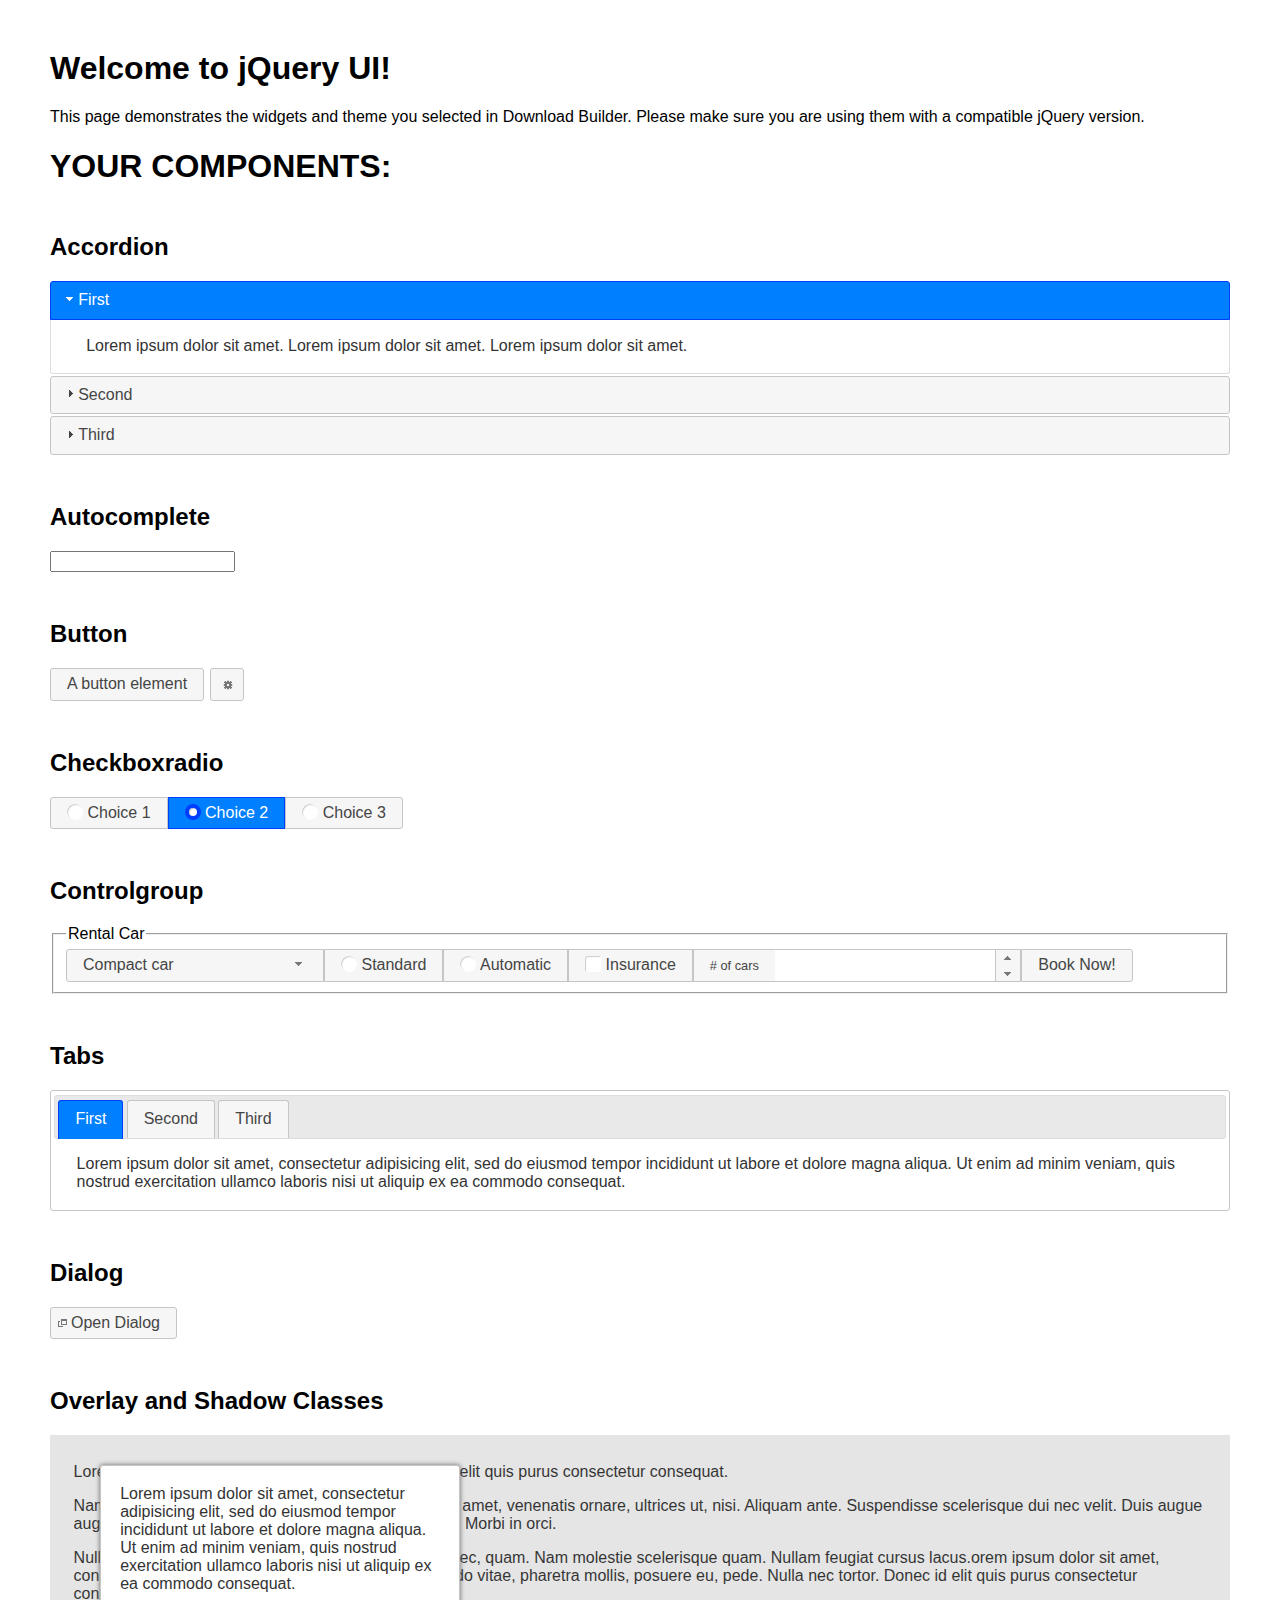
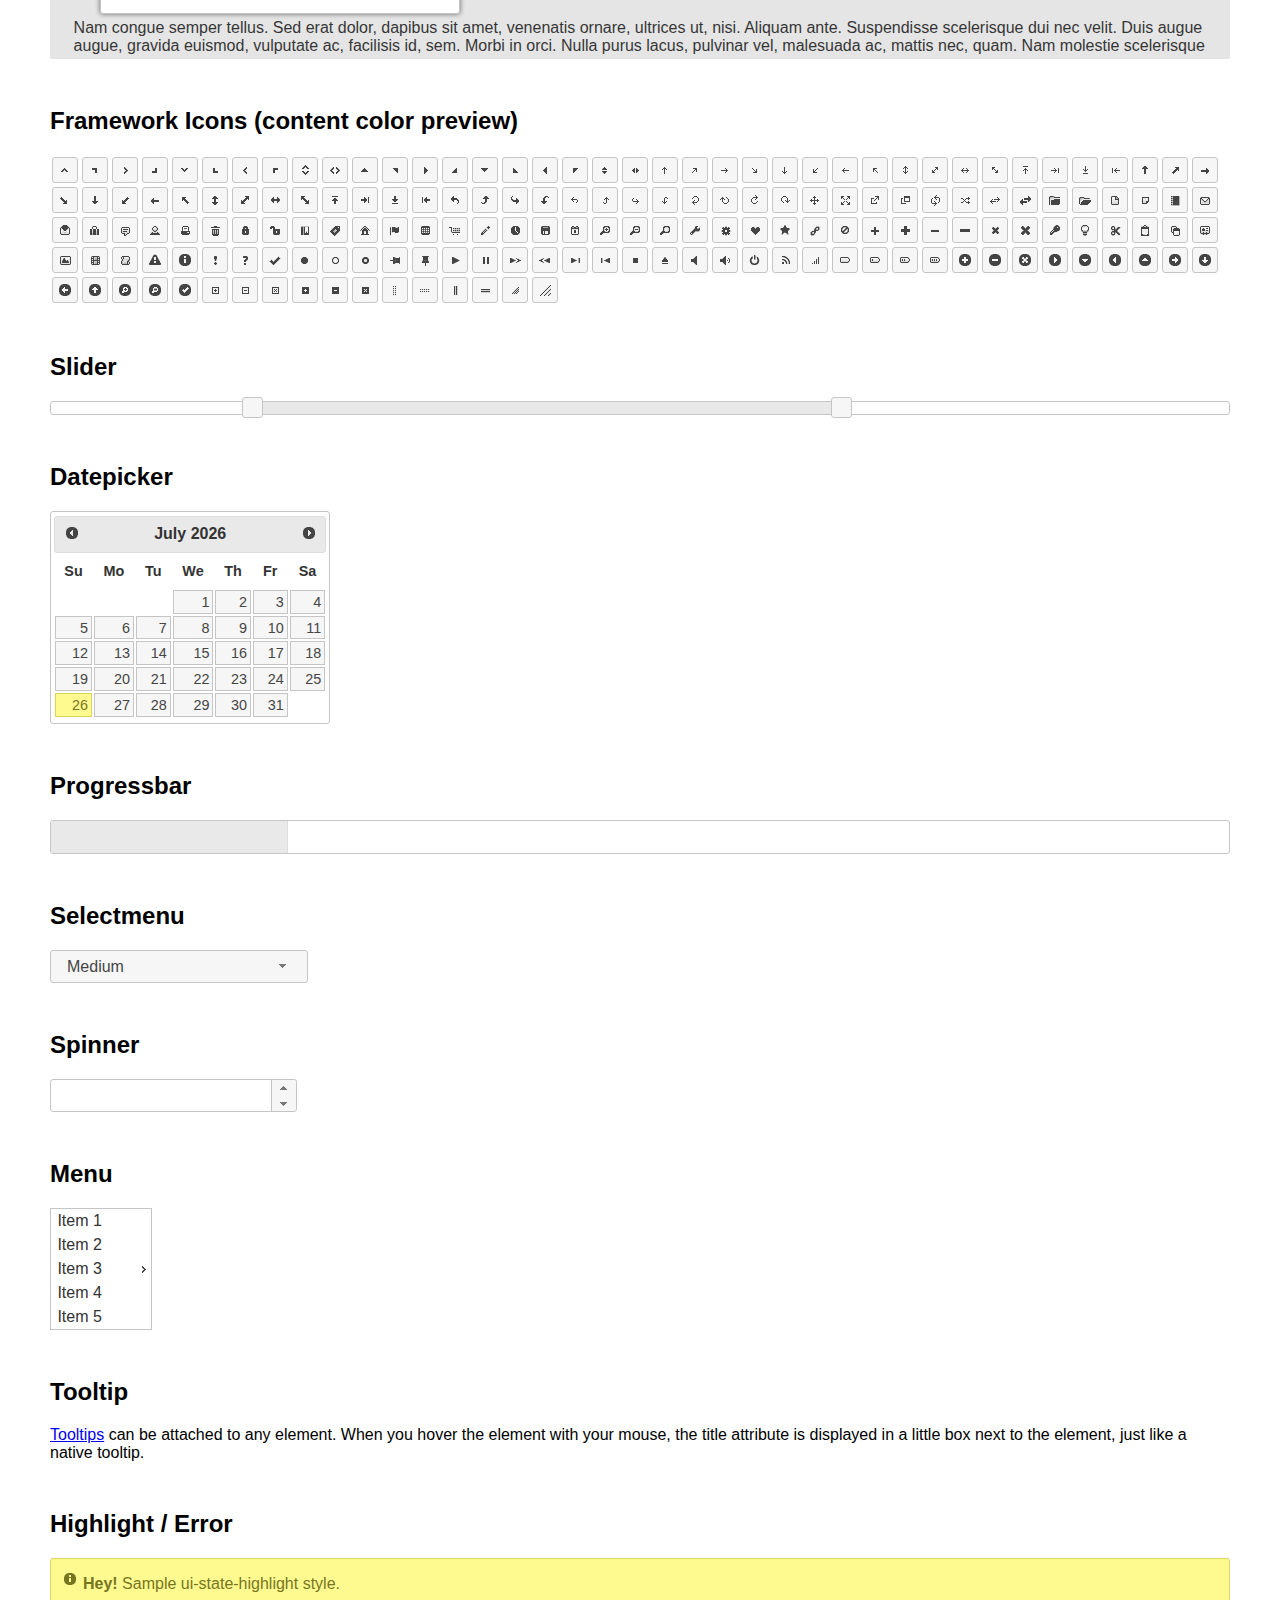
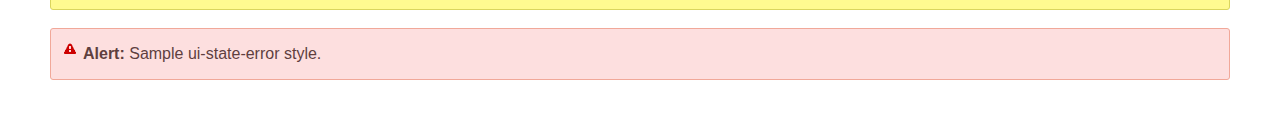
<file: singleCellApp/webapp/static/lib/jquery-ui-1.12.1.base/index.html>
<!doctype html>
<html lang="us">
<head>
	<meta charset="utf-8">
	<title>jQuery UI Example Page</title>
	<link href="jquery-ui.css" rel="stylesheet">
	<style>
	body{
		font-family: "Trebuchet MS", sans-serif;
		margin: 50px;
	}
	.demoHeaders {
		margin-top: 2em;
	}
	#dialog-link {
		padding: .4em 1em .4em 20px;
		text-decoration: none;
		position: relative;
	}
	#dialog-link span.ui-icon {
		margin: 0 5px 0 0;
		position: absolute;
		left: .2em;
		top: 50%;
		margin-top: -8px;
	}
	#icons {
		margin: 0;
		padding: 0;
	}
	#icons li {
		margin: 2px;
		position: relative;
		padding: 4px 0;
		cursor: pointer;
		float: left;
		list-style: none;
	}
	#icons span.ui-icon {
		float: left;
		margin: 0 4px;
	}
	.fakewindowcontain .ui-widget-overlay {
		position: absolute;
	}
	select {
		width: 200px;
	}
	</style>
</head>
<body>

<h1>Welcome to jQuery UI!</h1>

<div class="ui-widget">
	<p>This page demonstrates the widgets and theme you selected in Download Builder. Please make sure you are using them with a compatible jQuery version.</p>
</div>

<h1>YOUR COMPONENTS:</h1>


<!-- Accordion -->
<h2 class="demoHeaders">Accordion</h2>
<div id="accordion">
	<h3>First</h3>
	<div>Lorem ipsum dolor sit amet. Lorem ipsum dolor sit amet. Lorem ipsum dolor sit amet.</div>
	<h3>Second</h3>
	<div>Phasellus mattis tincidunt nibh.</div>
	<h3>Third</h3>
	<div>Nam dui erat, auctor a, dignissim quis.</div>
</div>



<!-- Autocomplete -->
<h2 class="demoHeaders">Autocomplete</h2>
<div>
	<input id="autocomplete" title="type &quot;a&quot;">
</div>



<!-- Button -->
<h2 class="demoHeaders">Button</h2>
<button id="button">A button element</button>
<button id="button-icon">An icon-only button</button>



<!-- Checkboxradio -->
<h2 class="demoHeaders">Checkboxradio</h2>
<form style="margin-top: 1em;">
	<div id="radioset">
		<input type="radio" id="radio1" name="radio"><label for="radio1">Choice 1</label>
		<input type="radio" id="radio2" name="radio" checked="checked"><label for="radio2">Choice 2</label>
		<input type="radio" id="radio3" name="radio"><label for="radio3">Choice 3</label>
	</div>
</form>



<!-- Controlgroup -->
<h2 class="demoHeaders">Controlgroup</h2>
<fieldset>
	<legend>Rental Car</legend>
	<div id="controlgroup">
		<select id="car-type">
			<option>Compact car</option>
			<option>Midsize car</option>
			<option>Full size car</option>
			<option>SUV</option>
			<option>Luxury</option>
			<option>Truck</option>
			<option>Van</option>
		</select>
		<label for="transmission-standard">Standard</label>
		<input type="radio" name="transmission" id="transmission-standard">
		<label for="transmission-automatic">Automatic</label>
		<input type="radio" name="transmission" id="transmission-automatic">
		<label for="insurance">Insurance</label>
		<input type="checkbox" name="insurance" id="insurance">
		<label for="horizontal-spinner" class="ui-controlgroup-label"># of cars</label>
		<input id="horizontal-spinner" class="ui-spinner-input">
		<button>Book Now!</button>
	</div>
</fieldset>



<!-- Tabs -->
<h2 class="demoHeaders">Tabs</h2>
<div id="tabs">
	<ul>
		<li><a href="#tabs-1">First</a></li>
		<li><a href="#tabs-2">Second</a></li>
		<li><a href="#tabs-3">Third</a></li>
	</ul>
	<div id="tabs-1">Lorem ipsum dolor sit amet, consectetur adipisicing elit, sed do eiusmod tempor incididunt ut labore et dolore magna aliqua. Ut enim ad minim veniam, quis nostrud exercitation ullamco laboris nisi ut aliquip ex ea commodo consequat.</div>
	<div id="tabs-2">Phasellus mattis tincidunt nibh. Cras orci urna, blandit id, pretium vel, aliquet ornare, felis. Maecenas scelerisque sem non nisl. Fusce sed lorem in enim dictum bibendum.</div>
	<div id="tabs-3">Nam dui erat, auctor a, dignissim quis, sollicitudin eu, felis. Pellentesque nisi urna, interdum eget, sagittis et, consequat vestibulum, lacus. Mauris porttitor ullamcorper augue.</div>
</div>



<h2 class="demoHeaders">Dialog</h2>
<p>
	<button id="dialog-link" class="ui-button ui-corner-all ui-widget">
		<span class="ui-icon ui-icon-newwin"></span>Open Dialog
	</button>
</p>

<h2 class="demoHeaders">Overlay and Shadow Classes</h2>
<div style="position: relative; width: 96%; height: 200px; padding:1% 2%; overflow:hidden;" class="fakewindowcontain">
	<p>Lorem ipsum dolor sit amet,  Nulla nec tortor. Donec id elit quis purus consectetur consequat. </p><p>Nam congue semper tellus. Sed erat dolor, dapibus sit amet, venenatis ornare, ultrices ut, nisi. Aliquam ante. Suspendisse scelerisque dui nec velit. Duis augue augue, gravida euismod, vulputate ac, facilisis id, sem. Morbi in orci. </p><p>Nulla purus lacus, pulvinar vel, malesuada ac, mattis nec, quam. Nam molestie scelerisque quam. Nullam feugiat cursus lacus.orem ipsum dolor sit amet, consectetur adipiscing elit. Donec libero risus, commodo vitae, pharetra mollis, posuere eu, pede. Nulla nec tortor. Donec id elit quis purus consectetur consequat. </p><p>Nam congue semper tellus. Sed erat dolor, dapibus sit amet, venenatis ornare, ultrices ut, nisi. Aliquam ante. Suspendisse scelerisque dui nec velit. Duis augue augue, gravida euismod, vulputate ac, facilisis id, sem. Morbi in orci. Nulla purus lacus, pulvinar vel, malesuada ac, mattis nec, quam. Nam molestie scelerisque quam. </p><p>Nullam feugiat cursus lacus.orem ipsum dolor sit amet, consectetur adipiscing elit. Donec libero risus, commodo vitae, pharetra mollis, posuere eu, pede. Nulla nec tortor. Donec id elit quis purus consectetur consequat. Nam congue semper tellus. Sed erat dolor, dapibus sit amet, venenatis ornare, ultrices ut, nisi. Aliquam ante. </p><p>Suspendisse scelerisque dui nec velit. Duis augue augue, gravida euismod, vulputate ac, facilisis id, sem. Morbi in orci. Nulla purus lacus, pulvinar vel, malesuada ac, mattis nec, quam. Nam molestie scelerisque quam. Nullam feugiat cursus lacus.orem ipsum dolor sit amet, consectetur adipiscing elit. Donec libero risus, commodo vitae, pharetra mollis, posuere eu, pede. Nulla nec tortor. Donec id elit quis purus consectetur consequat. Nam congue semper tellus. Sed erat dolor, dapibus sit amet, venenatis ornare, ultrices ut, nisi. </p>

	<!-- ui-dialog -->
	<div class="ui-widget-overlay ui-front"></div>
	<div style="position: absolute; width: 320px; left: 50px; top: 30px; padding: 1.2em" class="ui-widget ui-front ui-widget-content ui-corner-all ui-widget-shadow">
		Lorem ipsum dolor sit amet, consectetur adipisicing elit, sed do eiusmod tempor incididunt ut labore et dolore magna aliqua. Ut enim ad minim veniam, quis nostrud exercitation ullamco laboris nisi ut aliquip ex ea commodo consequat.
	</div>

</div>

<!-- ui-dialog -->
<div id="dialog" title="Dialog Title">
	<p>Lorem ipsum dolor sit amet, consectetur adipisicing elit, sed do eiusmod tempor incididunt ut labore et dolore magna aliqua. Ut enim ad minim veniam, quis nostrud exercitation ullamco laboris nisi ut aliquip ex ea commodo consequat.</p>
</div>



<h2 class="demoHeaders">Framework Icons (content color preview)</h2>
<ul id="icons" class="ui-widget ui-helper-clearfix">
	<li class="ui-state-default ui-corner-all" title=".ui-icon-caret-1-n"><span class="ui-icon ui-icon-caret-1-n"></span></li>
	<li class="ui-state-default ui-corner-all" title=".ui-icon-caret-1-ne"><span class="ui-icon ui-icon-caret-1-ne"></span></li>
	<li class="ui-state-default ui-corner-all" title=".ui-icon-caret-1-e"><span class="ui-icon ui-icon-caret-1-e"></span></li>
	<li class="ui-state-default ui-corner-all" title=".ui-icon-caret-1-se"><span class="ui-icon ui-icon-caret-1-se"></span></li>
	<li class="ui-state-default ui-corner-all" title=".ui-icon-caret-1-s"><span class="ui-icon ui-icon-caret-1-s"></span></li>
	<li class="ui-state-default ui-corner-all" title=".ui-icon-caret-1-sw"><span class="ui-icon ui-icon-caret-1-sw"></span></li>
	<li class="ui-state-default ui-corner-all" title=".ui-icon-caret-1-w"><span class="ui-icon ui-icon-caret-1-w"></span></li>
	<li class="ui-state-default ui-corner-all" title=".ui-icon-caret-1-nw"><span class="ui-icon ui-icon-caret-1-nw"></span></li>
	<li class="ui-state-default ui-corner-all" title=".ui-icon-caret-2-n-s"><span class="ui-icon ui-icon-caret-2-n-s"></span></li>
	<li class="ui-state-default ui-corner-all" title=".ui-icon-caret-2-e-w"><span class="ui-icon ui-icon-caret-2-e-w"></span></li>
	<li class="ui-state-default ui-corner-all" title=".ui-icon-triangle-1-n"><span class="ui-icon ui-icon-triangle-1-n"></span></li>
	<li class="ui-state-default ui-corner-all" title=".ui-icon-triangle-1-ne"><span class="ui-icon ui-icon-triangle-1-ne"></span></li>
	<li class="ui-state-default ui-corner-all" title=".ui-icon-triangle-1-e"><span class="ui-icon ui-icon-triangle-1-e"></span></li>
	<li class="ui-state-default ui-corner-all" title=".ui-icon-triangle-1-se"><span class="ui-icon ui-icon-triangle-1-se"></span></li>
	<li class="ui-state-default ui-corner-all" title=".ui-icon-triangle-1-s"><span class="ui-icon ui-icon-triangle-1-s"></span></li>
	<li class="ui-state-default ui-corner-all" title=".ui-icon-triangle-1-sw"><span class="ui-icon ui-icon-triangle-1-sw"></span></li>
	<li class="ui-state-default ui-corner-all" title=".ui-icon-triangle-1-w"><span class="ui-icon ui-icon-triangle-1-w"></span></li>
	<li class="ui-state-default ui-corner-all" title=".ui-icon-triangle-1-nw"><span class="ui-icon ui-icon-triangle-1-nw"></span></li>
	<li class="ui-state-default ui-corner-all" title=".ui-icon-triangle-2-n-s"><span class="ui-icon ui-icon-triangle-2-n-s"></span></li>
	<li class="ui-state-default ui-corner-all" title=".ui-icon-triangle-2-e-w"><span class="ui-icon ui-icon-triangle-2-e-w"></span></li>
	<li class="ui-state-default ui-corner-all" title=".ui-icon-arrow-1-n"><span class="ui-icon ui-icon-arrow-1-n"></span></li>
	<li class="ui-state-default ui-corner-all" title=".ui-icon-arrow-1-ne"><span class="ui-icon ui-icon-arrow-1-ne"></span></li>
	<li class="ui-state-default ui-corner-all" title=".ui-icon-arrow-1-e"><span class="ui-icon ui-icon-arrow-1-e"></span></li>
	<li class="ui-state-default ui-corner-all" title=".ui-icon-arrow-1-se"><span class="ui-icon ui-icon-arrow-1-se"></span></li>
	<li class="ui-state-default ui-corner-all" title=".ui-icon-arrow-1-s"><span class="ui-icon ui-icon-arrow-1-s"></span></li>
	<li class="ui-state-default ui-corner-all" title=".ui-icon-arrow-1-sw"><span class="ui-icon ui-icon-arrow-1-sw"></span></li>
	<li class="ui-state-default ui-corner-all" title=".ui-icon-arrow-1-w"><span class="ui-icon ui-icon-arrow-1-w"></span></li>
	<li class="ui-state-default ui-corner-all" title=".ui-icon-arrow-1-nw"><span class="ui-icon ui-icon-arrow-1-nw"></span></li>
	<li class="ui-state-default ui-corner-all" title=".ui-icon-arrow-2-n-s"><span class="ui-icon ui-icon-arrow-2-n-s"></span></li>
	<li class="ui-state-default ui-corner-all" title=".ui-icon-arrow-2-ne-sw"><span class="ui-icon ui-icon-arrow-2-ne-sw"></span></li>
	<li class="ui-state-default ui-corner-all" title=".ui-icon-arrow-2-e-w"><span class="ui-icon ui-icon-arrow-2-e-w"></span></li>
	<li class="ui-state-default ui-corner-all" title=".ui-icon-arrow-2-se-nw"><span class="ui-icon ui-icon-arrow-2-se-nw"></span></li>
	<li class="ui-state-default ui-corner-all" title=".ui-icon-arrowstop-1-n"><span class="ui-icon ui-icon-arrowstop-1-n"></span></li>
	<li class="ui-state-default ui-corner-all" title=".ui-icon-arrowstop-1-e"><span class="ui-icon ui-icon-arrowstop-1-e"></span></li>
	<li class="ui-state-default ui-corner-all" title=".ui-icon-arrowstop-1-s"><span class="ui-icon ui-icon-arrowstop-1-s"></span></li>
	<li class="ui-state-default ui-corner-all" title=".ui-icon-arrowstop-1-w"><span class="ui-icon ui-icon-arrowstop-1-w"></span></li>
	<li class="ui-state-default ui-corner-all" title=".ui-icon-arrowthick-1-n"><span class="ui-icon ui-icon-arrowthick-1-n"></span></li>
	<li class="ui-state-default ui-corner-all" title=".ui-icon-arrowthick-1-ne"><span class="ui-icon ui-icon-arrowthick-1-ne"></span></li>
	<li class="ui-state-default ui-corner-all" title=".ui-icon-arrowthick-1-e"><span class="ui-icon ui-icon-arrowthick-1-e"></span></li>
	<li class="ui-state-default ui-corner-all" title=".ui-icon-arrowthick-1-se"><span class="ui-icon ui-icon-arrowthick-1-se"></span></li>
	<li class="ui-state-default ui-corner-all" title=".ui-icon-arrowthick-1-s"><span class="ui-icon ui-icon-arrowthick-1-s"></span></li>
	<li class="ui-state-default ui-corner-all" title=".ui-icon-arrowthick-1-sw"><span class="ui-icon ui-icon-arrowthick-1-sw"></span></li>
	<li class="ui-state-default ui-corner-all" title=".ui-icon-arrowthick-1-w"><span class="ui-icon ui-icon-arrowthick-1-w"></span></li>
	<li class="ui-state-default ui-corner-all" title=".ui-icon-arrowthick-1-nw"><span class="ui-icon ui-icon-arrowthick-1-nw"></span></li>
	<li class="ui-state-default ui-corner-all" title=".ui-icon-arrowthick-2-n-s"><span class="ui-icon ui-icon-arrowthick-2-n-s"></span></li>
	<li class="ui-state-default ui-corner-all" title=".ui-icon-arrowthick-2-ne-sw"><span class="ui-icon ui-icon-arrowthick-2-ne-sw"></span></li>
	<li class="ui-state-default ui-corner-all" title=".ui-icon-arrowthick-2-e-w"><span class="ui-icon ui-icon-arrowthick-2-e-w"></span></li>
	<li class="ui-state-default ui-corner-all" title=".ui-icon-arrowthick-2-se-nw"><span class="ui-icon ui-icon-arrowthick-2-se-nw"></span></li>
	<li class="ui-state-default ui-corner-all" title=".ui-icon-arrowthickstop-1-n"><span class="ui-icon ui-icon-arrowthickstop-1-n"></span></li>
	<li class="ui-state-default ui-corner-all" title=".ui-icon-arrowthickstop-1-e"><span class="ui-icon ui-icon-arrowthickstop-1-e"></span></li>
	<li class="ui-state-default ui-corner-all" title=".ui-icon-arrowthickstop-1-s"><span class="ui-icon ui-icon-arrowthickstop-1-s"></span></li>
	<li class="ui-state-default ui-corner-all" title=".ui-icon-arrowthickstop-1-w"><span class="ui-icon ui-icon-arrowthickstop-1-w"></span></li>
	<li class="ui-state-default ui-corner-all" title=".ui-icon-arrowreturnthick-1-w"><span class="ui-icon ui-icon-arrowreturnthick-1-w"></span></li>
	<li class="ui-state-default ui-corner-all" title=".ui-icon-arrowreturnthick-1-n"><span class="ui-icon ui-icon-arrowreturnthick-1-n"></span></li>
	<li class="ui-state-default ui-corner-all" title=".ui-icon-arrowreturnthick-1-e"><span class="ui-icon ui-icon-arrowreturnthick-1-e"></span></li>
	<li class="ui-state-default ui-corner-all" title=".ui-icon-arrowreturnthick-1-s"><span class="ui-icon ui-icon-arrowreturnthick-1-s"></span></li>
	<li class="ui-state-default ui-corner-all" title=".ui-icon-arrowreturn-1-w"><span class="ui-icon ui-icon-arrowreturn-1-w"></span></li>
	<li class="ui-state-default ui-corner-all" title=".ui-icon-arrowreturn-1-n"><span class="ui-icon ui-icon-arrowreturn-1-n"></span></li>
	<li class="ui-state-default ui-corner-all" title=".ui-icon-arrowreturn-1-e"><span class="ui-icon ui-icon-arrowreturn-1-e"></span></li>
	<li class="ui-state-default ui-corner-all" title=".ui-icon-arrowreturn-1-s"><span class="ui-icon ui-icon-arrowreturn-1-s"></span></li>
	<li class="ui-state-default ui-corner-all" title=".ui-icon-arrowrefresh-1-w"><span class="ui-icon ui-icon-arrowrefresh-1-w"></span></li>
	<li class="ui-state-default ui-corner-all" title=".ui-icon-arrowrefresh-1-n"><span class="ui-icon ui-icon-arrowrefresh-1-n"></span></li>
	<li class="ui-state-default ui-corner-all" title=".ui-icon-arrowrefresh-1-e"><span class="ui-icon ui-icon-arrowrefresh-1-e"></span></li>
	<li class="ui-state-default ui-corner-all" title=".ui-icon-arrowrefresh-1-s"><span class="ui-icon ui-icon-arrowrefresh-1-s"></span></li>
	<li class="ui-state-default ui-corner-all" title=".ui-icon-arrow-4"><span class="ui-icon ui-icon-arrow-4"></span></li>
	<li class="ui-state-default ui-corner-all" title=".ui-icon-arrow-4-diag"><span class="ui-icon ui-icon-arrow-4-diag"></span></li>
	<li class="ui-state-default ui-corner-all" title=".ui-icon-extlink"><span class="ui-icon ui-icon-extlink"></span></li>
	<li class="ui-state-default ui-corner-all" title=".ui-icon-newwin"><span class="ui-icon ui-icon-newwin"></span></li>
	<li class="ui-state-default ui-corner-all" title=".ui-icon-refresh"><span class="ui-icon ui-icon-refresh"></span></li>
	<li class="ui-state-default ui-corner-all" title=".ui-icon-shuffle"><span class="ui-icon ui-icon-shuffle"></span></li>
	<li class="ui-state-default ui-corner-all" title=".ui-icon-transfer-e-w"><span class="ui-icon ui-icon-transfer-e-w"></span></li>
	<li class="ui-state-default ui-corner-all" title=".ui-icon-transferthick-e-w"><span class="ui-icon ui-icon-transferthick-e-w"></span></li>
	<li class="ui-state-default ui-corner-all" title=".ui-icon-folder-collapsed"><span class="ui-icon ui-icon-folder-collapsed"></span></li>
	<li class="ui-state-default ui-corner-all" title=".ui-icon-folder-open"><span class="ui-icon ui-icon-folder-open"></span></li>
	<li class="ui-state-default ui-corner-all" title=".ui-icon-document"><span class="ui-icon ui-icon-document"></span></li>
	<li class="ui-state-default ui-corner-all" title=".ui-icon-document-b"><span class="ui-icon ui-icon-document-b"></span></li>
	<li class="ui-state-default ui-corner-all" title=".ui-icon-note"><span class="ui-icon ui-icon-note"></span></li>
	<li class="ui-state-default ui-corner-all" title=".ui-icon-mail-closed"><span class="ui-icon ui-icon-mail-closed"></span></li>
	<li class="ui-state-default ui-corner-all" title=".ui-icon-mail-open"><span class="ui-icon ui-icon-mail-open"></span></li>
	<li class="ui-state-default ui-corner-all" title=".ui-icon-suitcase"><span class="ui-icon ui-icon-suitcase"></span></li>
	<li class="ui-state-default ui-corner-all" title=".ui-icon-comment"><span class="ui-icon ui-icon-comment"></span></li>
	<li class="ui-state-default ui-corner-all" title=".ui-icon-person"><span class="ui-icon ui-icon-person"></span></li>
	<li class="ui-state-default ui-corner-all" title=".ui-icon-print"><span class="ui-icon ui-icon-print"></span></li>
	<li class="ui-state-default ui-corner-all" title=".ui-icon-trash"><span class="ui-icon ui-icon-trash"></span></li>
	<li class="ui-state-default ui-corner-all" title=".ui-icon-locked"><span class="ui-icon ui-icon-locked"></span></li>
	<li class="ui-state-default ui-corner-all" title=".ui-icon-unlocked"><span class="ui-icon ui-icon-unlocked"></span></li>
	<li class="ui-state-default ui-corner-all" title=".ui-icon-bookmark"><span class="ui-icon ui-icon-bookmark"></span></li>
	<li class="ui-state-default ui-corner-all" title=".ui-icon-tag"><span class="ui-icon ui-icon-tag"></span></li>
	<li class="ui-state-default ui-corner-all" title=".ui-icon-home"><span class="ui-icon ui-icon-home"></span></li>
	<li class="ui-state-default ui-corner-all" title=".ui-icon-flag"><span class="ui-icon ui-icon-flag"></span></li>
	<li class="ui-state-default ui-corner-all" title=".ui-icon-calculator"><span class="ui-icon ui-icon-calculator"></span></li>
	<li class="ui-state-default ui-corner-all" title=".ui-icon-cart"><span class="ui-icon ui-icon-cart"></span></li>
	<li class="ui-state-default ui-corner-all" title=".ui-icon-pencil"><span class="ui-icon ui-icon-pencil"></span></li>
	<li class="ui-state-default ui-corner-all" title=".ui-icon-clock"><span class="ui-icon ui-icon-clock"></span></li>
	<li class="ui-state-default ui-corner-all" title=".ui-icon-disk"><span class="ui-icon ui-icon-disk"></span></li>
	<li class="ui-state-default ui-corner-all" title=".ui-icon-calendar"><span class="ui-icon ui-icon-calendar"></span></li>
	<li class="ui-state-default ui-corner-all" title=".ui-icon-zoomin"><span class="ui-icon ui-icon-zoomin"></span></li>
	<li class="ui-state-default ui-corner-all" title=".ui-icon-zoomout"><span class="ui-icon ui-icon-zoomout"></span></li>
	<li class="ui-state-default ui-corner-all" title=".ui-icon-search"><span class="ui-icon ui-icon-search"></span></li>
	<li class="ui-state-default ui-corner-all" title=".ui-icon-wrench"><span class="ui-icon ui-icon-wrench"></span></li>
	<li class="ui-state-default ui-corner-all" title=".ui-icon-gear"><span class="ui-icon ui-icon-gear"></span></li>
	<li class="ui-state-default ui-corner-all" title=".ui-icon-heart"><span class="ui-icon ui-icon-heart"></span></li>
	<li class="ui-state-default ui-corner-all" title=".ui-icon-star"><span class="ui-icon ui-icon-star"></span></li>
	<li class="ui-state-default ui-corner-all" title=".ui-icon-link"><span class="ui-icon ui-icon-link"></span></li>
	<li class="ui-state-default ui-corner-all" title=".ui-icon-cancel"><span class="ui-icon ui-icon-cancel"></span></li>
	<li class="ui-state-default ui-corner-all" title=".ui-icon-plus"><span class="ui-icon ui-icon-plus"></span></li>
	<li class="ui-state-default ui-corner-all" title=".ui-icon-plusthick"><span class="ui-icon ui-icon-plusthick"></span></li>
	<li class="ui-state-default ui-corner-all" title=".ui-icon-minus"><span class="ui-icon ui-icon-minus"></span></li>
	<li class="ui-state-default ui-corner-all" title=".ui-icon-minusthick"><span class="ui-icon ui-icon-minusthick"></span></li>
	<li class="ui-state-default ui-corner-all" title=".ui-icon-close"><span class="ui-icon ui-icon-close"></span></li>
	<li class="ui-state-default ui-corner-all" title=".ui-icon-closethick"><span class="ui-icon ui-icon-closethick"></span></li>
	<li class="ui-state-default ui-corner-all" title=".ui-icon-key"><span class="ui-icon ui-icon-key"></span></li>
	<li class="ui-state-default ui-corner-all" title=".ui-icon-lightbulb"><span class="ui-icon ui-icon-lightbulb"></span></li>
	<li class="ui-state-default ui-corner-all" title=".ui-icon-scissors"><span class="ui-icon ui-icon-scissors"></span></li>
	<li class="ui-state-default ui-corner-all" title=".ui-icon-clipboard"><span class="ui-icon ui-icon-clipboard"></span></li>
	<li class="ui-state-default ui-corner-all" title=".ui-icon-copy"><span class="ui-icon ui-icon-copy"></span></li>
	<li class="ui-state-default ui-corner-all" title=".ui-icon-contact"><span class="ui-icon ui-icon-contact"></span></li>
	<li class="ui-state-default ui-corner-all" title=".ui-icon-image"><span class="ui-icon ui-icon-image"></span></li>
	<li class="ui-state-default ui-corner-all" title=".ui-icon-video"><span class="ui-icon ui-icon-video"></span></li>
	<li class="ui-state-default ui-corner-all" title=".ui-icon-script"><span class="ui-icon ui-icon-script"></span></li>
	<li class="ui-state-default ui-corner-all" title=".ui-icon-alert"><span class="ui-icon ui-icon-alert"></span></li>
	<li class="ui-state-default ui-corner-all" title=".ui-icon-info"><span class="ui-icon ui-icon-info"></span></li>
	<li class="ui-state-default ui-corner-all" title=".ui-icon-notice"><span class="ui-icon ui-icon-notice"></span></li>
	<li class="ui-state-default ui-corner-all" title=".ui-icon-help"><span class="ui-icon ui-icon-help"></span></li>
	<li class="ui-state-default ui-corner-all" title=".ui-icon-check"><span class="ui-icon ui-icon-check"></span></li>
	<li class="ui-state-default ui-corner-all" title=".ui-icon-bullet"><span class="ui-icon ui-icon-bullet"></span></li>
	<li class="ui-state-default ui-corner-all" title=".ui-icon-radio-off"><span class="ui-icon ui-icon-radio-off"></span></li>
	<li class="ui-state-default ui-corner-all" title=".ui-icon-radio-on"><span class="ui-icon ui-icon-radio-on"></span></li>
	<li class="ui-state-default ui-corner-all" title=".ui-icon-pin-w"><span class="ui-icon ui-icon-pin-w"></span></li>
	<li class="ui-state-default ui-corner-all" title=".ui-icon-pin-s"><span class="ui-icon ui-icon-pin-s"></span></li>
	<li class="ui-state-default ui-corner-all" title=".ui-icon-play"><span class="ui-icon ui-icon-play"></span></li>
	<li class="ui-state-default ui-corner-all" title=".ui-icon-pause"><span class="ui-icon ui-icon-pause"></span></li>
	<li class="ui-state-default ui-corner-all" title=".ui-icon-seek-next"><span class="ui-icon ui-icon-seek-next"></span></li>
	<li class="ui-state-default ui-corner-all" title=".ui-icon-seek-prev"><span class="ui-icon ui-icon-seek-prev"></span></li>
	<li class="ui-state-default ui-corner-all" title=".ui-icon-seek-end"><span class="ui-icon ui-icon-seek-end"></span></li>
	<li class="ui-state-default ui-corner-all" title=".ui-icon-seek-first"><span class="ui-icon ui-icon-seek-first"></span></li>
	<li class="ui-state-default ui-corner-all" title=".ui-icon-stop"><span class="ui-icon ui-icon-stop"></span></li>
	<li class="ui-state-default ui-corner-all" title=".ui-icon-eject"><span class="ui-icon ui-icon-eject"></span></li>
	<li class="ui-state-default ui-corner-all" title=".ui-icon-volume-off"><span class="ui-icon ui-icon-volume-off"></span></li>
	<li class="ui-state-default ui-corner-all" title=".ui-icon-volume-on"><span class="ui-icon ui-icon-volume-on"></span></li>
	<li class="ui-state-default ui-corner-all" title=".ui-icon-power"><span class="ui-icon ui-icon-power"></span></li>
	<li class="ui-state-default ui-corner-all" title=".ui-icon-signal-diag"><span class="ui-icon ui-icon-signal-diag"></span></li>
	<li class="ui-state-default ui-corner-all" title=".ui-icon-signal"><span class="ui-icon ui-icon-signal"></span></li>
	<li class="ui-state-default ui-corner-all" title=".ui-icon-battery-0"><span class="ui-icon ui-icon-battery-0"></span></li>
	<li class="ui-state-default ui-corner-all" title=".ui-icon-battery-1"><span class="ui-icon ui-icon-battery-1"></span></li>
	<li class="ui-state-default ui-corner-all" title=".ui-icon-battery-2"><span class="ui-icon ui-icon-battery-2"></span></li>
	<li class="ui-state-default ui-corner-all" title=".ui-icon-battery-3"><span class="ui-icon ui-icon-battery-3"></span></li>
	<li class="ui-state-default ui-corner-all" title=".ui-icon-circle-plus"><span class="ui-icon ui-icon-circle-plus"></span></li>
	<li class="ui-state-default ui-corner-all" title=".ui-icon-circle-minus"><span class="ui-icon ui-icon-circle-minus"></span></li>
	<li class="ui-state-default ui-corner-all" title=".ui-icon-circle-close"><span class="ui-icon ui-icon-circle-close"></span></li>
	<li class="ui-state-default ui-corner-all" title=".ui-icon-circle-triangle-e"><span class="ui-icon ui-icon-circle-triangle-e"></span></li>
	<li class="ui-state-default ui-corner-all" title=".ui-icon-circle-triangle-s"><span class="ui-icon ui-icon-circle-triangle-s"></span></li>
	<li class="ui-state-default ui-corner-all" title=".ui-icon-circle-triangle-w"><span class="ui-icon ui-icon-circle-triangle-w"></span></li>
	<li class="ui-state-default ui-corner-all" title=".ui-icon-circle-triangle-n"><span class="ui-icon ui-icon-circle-triangle-n"></span></li>
	<li class="ui-state-default ui-corner-all" title=".ui-icon-circle-arrow-e"><span class="ui-icon ui-icon-circle-arrow-e"></span></li>
	<li class="ui-state-default ui-corner-all" title=".ui-icon-circle-arrow-s"><span class="ui-icon ui-icon-circle-arrow-s"></span></li>
	<li class="ui-state-default ui-corner-all" title=".ui-icon-circle-arrow-w"><span class="ui-icon ui-icon-circle-arrow-w"></span></li>
	<li class="ui-state-default ui-corner-all" title=".ui-icon-circle-arrow-n"><span class="ui-icon ui-icon-circle-arrow-n"></span></li>
	<li class="ui-state-default ui-corner-all" title=".ui-icon-circle-zoomin"><span class="ui-icon ui-icon-circle-zoomin"></span></li>
	<li class="ui-state-default ui-corner-all" title=".ui-icon-circle-zoomout"><span class="ui-icon ui-icon-circle-zoomout"></span></li>
	<li class="ui-state-default ui-corner-all" title=".ui-icon-circle-check"><span class="ui-icon ui-icon-circle-check"></span></li>
	<li class="ui-state-default ui-corner-all" title=".ui-icon-circlesmall-plus"><span class="ui-icon ui-icon-circlesmall-plus"></span></li>
	<li class="ui-state-default ui-corner-all" title=".ui-icon-circlesmall-minus"><span class="ui-icon ui-icon-circlesmall-minus"></span></li>
	<li class="ui-state-default ui-corner-all" title=".ui-icon-circlesmall-close"><span class="ui-icon ui-icon-circlesmall-close"></span></li>
	<li class="ui-state-default ui-corner-all" title=".ui-icon-squaresmall-plus"><span class="ui-icon ui-icon-squaresmall-plus"></span></li>
	<li class="ui-state-default ui-corner-all" title=".ui-icon-squaresmall-minus"><span class="ui-icon ui-icon-squaresmall-minus"></span></li>
	<li class="ui-state-default ui-corner-all" title=".ui-icon-squaresmall-close"><span class="ui-icon ui-icon-squaresmall-close"></span></li>
	<li class="ui-state-default ui-corner-all" title=".ui-icon-grip-dotted-vertical"><span class="ui-icon ui-icon-grip-dotted-vertical"></span></li>
	<li class="ui-state-default ui-corner-all" title=".ui-icon-grip-dotted-horizontal"><span class="ui-icon ui-icon-grip-dotted-horizontal"></span></li>
	<li class="ui-state-default ui-corner-all" title=".ui-icon-grip-solid-vertical"><span class="ui-icon ui-icon-grip-solid-vertical"></span></li>
	<li class="ui-state-default ui-corner-all" title=".ui-icon-grip-solid-horizontal"><span class="ui-icon ui-icon-grip-solid-horizontal"></span></li>
	<li class="ui-state-default ui-corner-all" title=".ui-icon-gripsmall-diagonal-se"><span class="ui-icon ui-icon-gripsmall-diagonal-se"></span></li>
	<li class="ui-state-default ui-corner-all" title=".ui-icon-grip-diagonal-se"><span class="ui-icon ui-icon-grip-diagonal-se"></span></li>
</ul>


<!-- Slider -->
<h2 class="demoHeaders">Slider</h2>
<div id="slider"></div>



<!-- Datepicker -->
<h2 class="demoHeaders">Datepicker</h2>
<div id="datepicker"></div>



<!-- Progressbar -->
<h2 class="demoHeaders">Progressbar</h2>
<div id="progressbar"></div>



<!-- Progressbar -->
<h2 class="demoHeaders">Selectmenu</h2>
<select id="selectmenu">
	<option>Slower</option>
	<option>Slow</option>
	<option selected="selected">Medium</option>
	<option>Fast</option>
	<option>Faster</option>
</select>



<!-- Spinner -->
<h2 class="demoHeaders">Spinner</h2>
<input id="spinner">



<!-- Menu -->
<h2 class="demoHeaders">Menu</h2>
<ul style="width:100px;" id="menu">
	<li><div>Item 1</div></li>
	<li><div>Item 2</div></li>
	<li><div>Item 3</div>
		<ul>
			<li><div>Item 3-1</div></li>
			<li><div>Item 3-2</div></li>
			<li><div>Item 3-3</div></li>
			<li><div>Item 3-4</div></li>
			<li><div>Item 3-5</div></li>
		</ul>
	</li>
	<li><div>Item 4</div></li>
	<li><div>Item 5</div></li>
</ul>



<!-- Tooltip -->
<h2 class="demoHeaders">Tooltip</h2>
<p id="tooltip">
	<a href="#" title="That&apos;s what this widget is">Tooltips</a> can be attached to any element. When you hover
the element with your mouse, the title attribute is displayed in a little box next to the element, just like a native tooltip.
</p>


<!-- Highlight / Error -->
<h2 class="demoHeaders">Highlight / Error</h2>
<div class="ui-widget">
	<div class="ui-state-highlight ui-corner-all" style="margin-top: 20px; padding: 0 .7em;">
		<p><span class="ui-icon ui-icon-info" style="float: left; margin-right: .3em;"></span>
		<strong>Hey!</strong> Sample ui-state-highlight style.</p>
	</div>
</div>
<br>
<div class="ui-widget">
	<div class="ui-state-error ui-corner-all" style="padding: 0 .7em;">
		<p><span class="ui-icon ui-icon-alert" style="float: left; margin-right: .3em;"></span>
		<strong>Alert:</strong> Sample ui-state-error style.</p>
	</div>
</div>

<script src="external/jquery/jquery.js"></script>
<script src="jquery-ui.js"></script>
<script>

$( "#accordion" ).accordion();



var availableTags = [
	"ActionScript",
	"AppleScript",
	"Asp",
	"BASIC",
	"C",
	"C++",
	"Clojure",
	"COBOL",
	"ColdFusion",
	"Erlang",
	"Fortran",
	"Groovy",
	"Haskell",
	"Java",
	"JavaScript",
	"Lisp",
	"Perl",
	"PHP",
	"Python",
	"Ruby",
	"Scala",
	"Scheme"
];
$( "#autocomplete" ).autocomplete({
	source: availableTags
});



$( "#button" ).button();
$( "#button-icon" ).button({
	icon: "ui-icon-gear",
	showLabel: false
});



$( "#radioset" ).buttonset();



$( "#controlgroup" ).controlgroup();



$( "#tabs" ).tabs();



$( "#dialog" ).dialog({
	autoOpen: false,
	width: 400,
	buttons: [
		{
			text: "Ok",
			click: function() {
				$( this ).dialog( "close" );
			}
		},
		{
			text: "Cancel",
			click: function() {
				$( this ).dialog( "close" );
			}
		}
	]
});

// Link to open the dialog
$( "#dialog-link" ).click(function( event ) {
	$( "#dialog" ).dialog( "open" );
	event.preventDefault();
});



$( "#datepicker" ).datepicker({
	inline: true
});



$( "#slider" ).slider({
	range: true,
	values: [ 17, 67 ]
});



$( "#progressbar" ).progressbar({
	value: 20
});



$( "#spinner" ).spinner();



$( "#menu" ).menu();



$( "#tooltip" ).tooltip();



$( "#selectmenu" ).selectmenu();


// Hover states on the static widgets
$( "#dialog-link, #icons li" ).hover(
	function() {
		$( this ).addClass( "ui-state-hover" );
	},
	function() {
		$( this ).removeClass( "ui-state-hover" );
	}
);
</script>
</body>
</html>
</file>
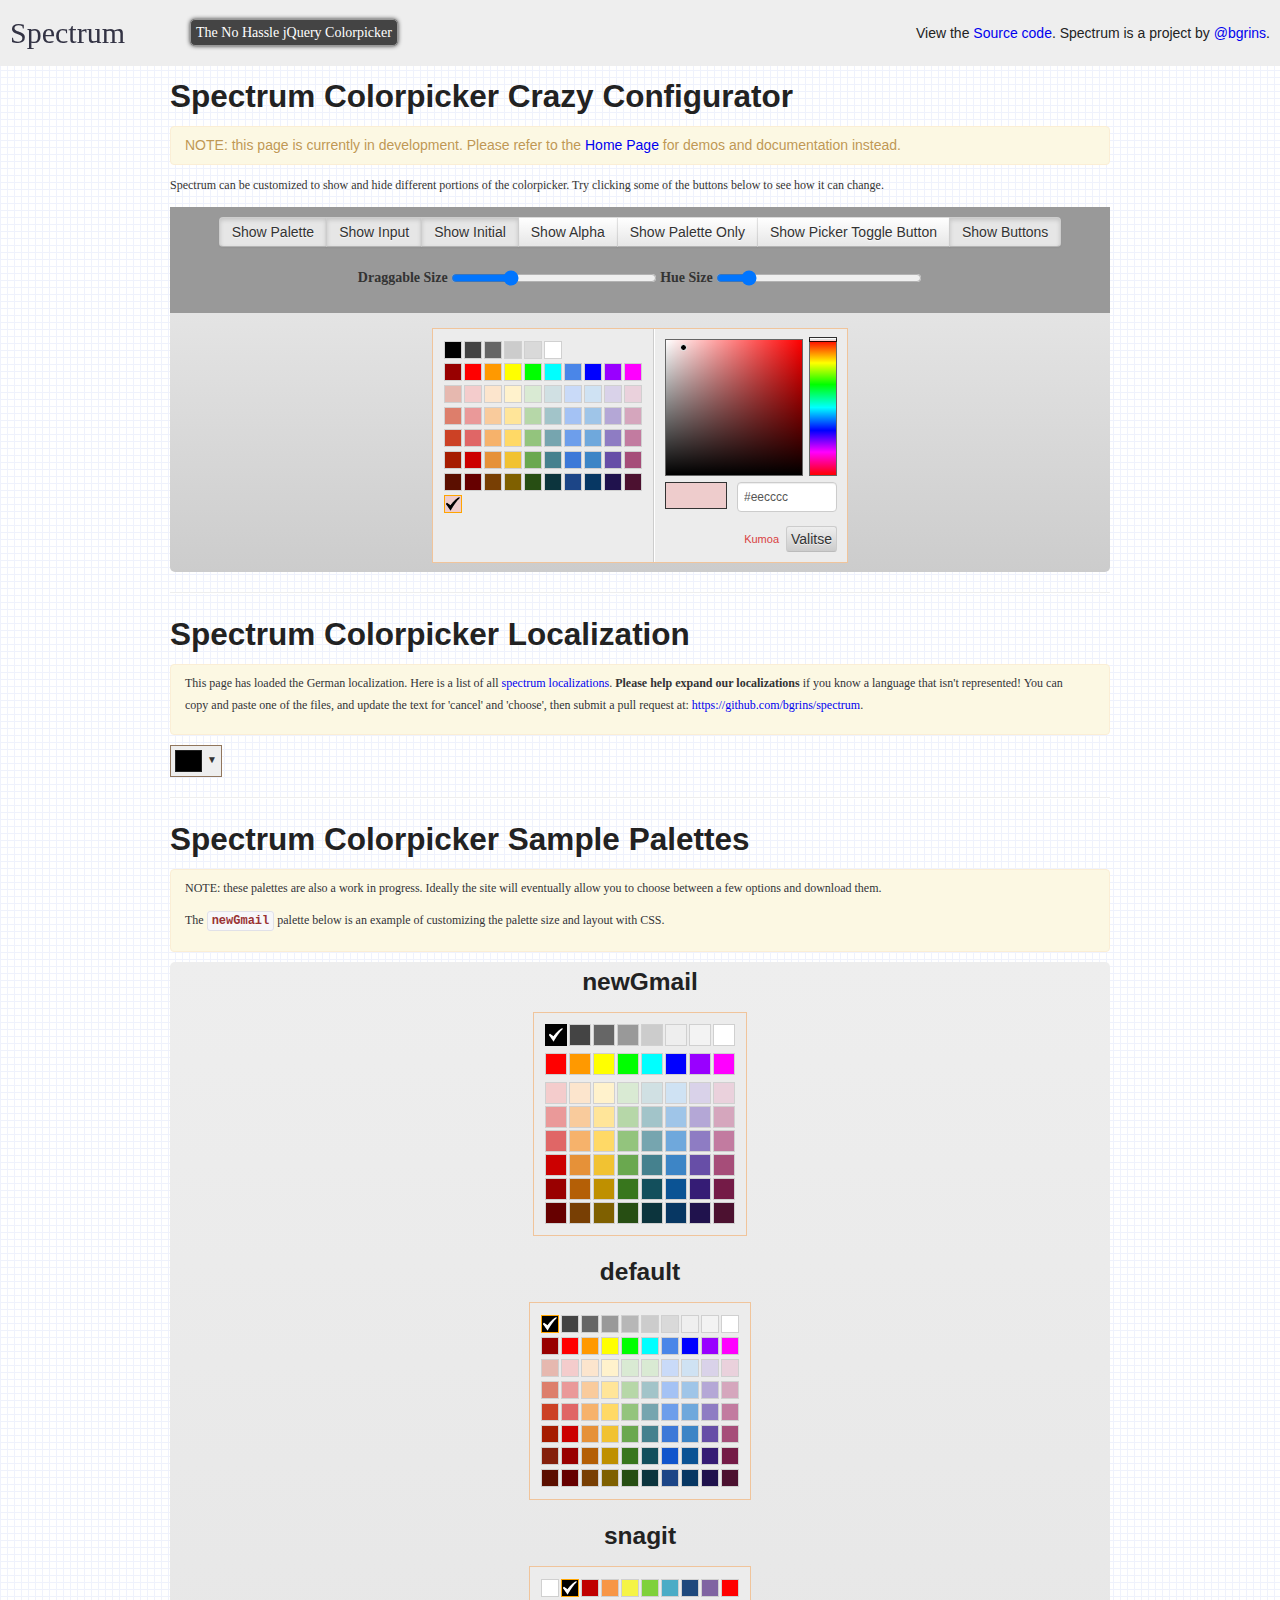
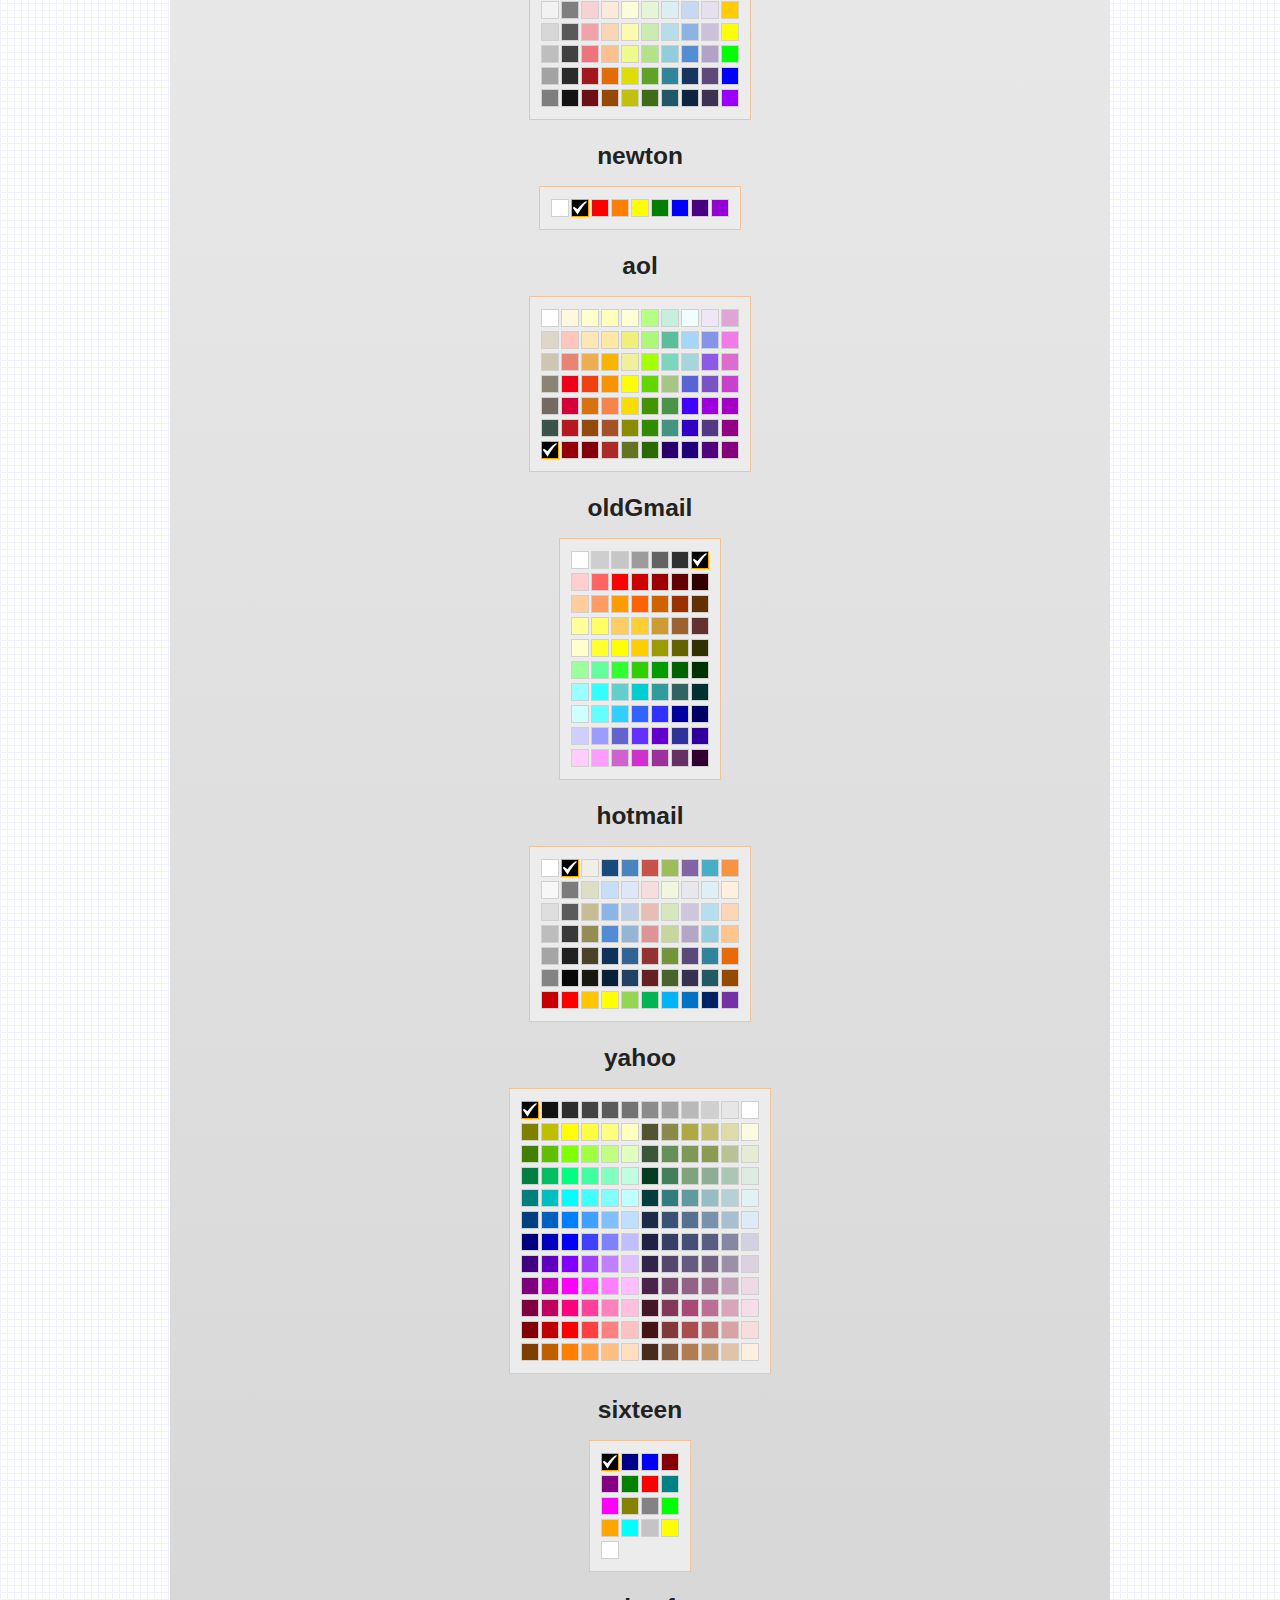
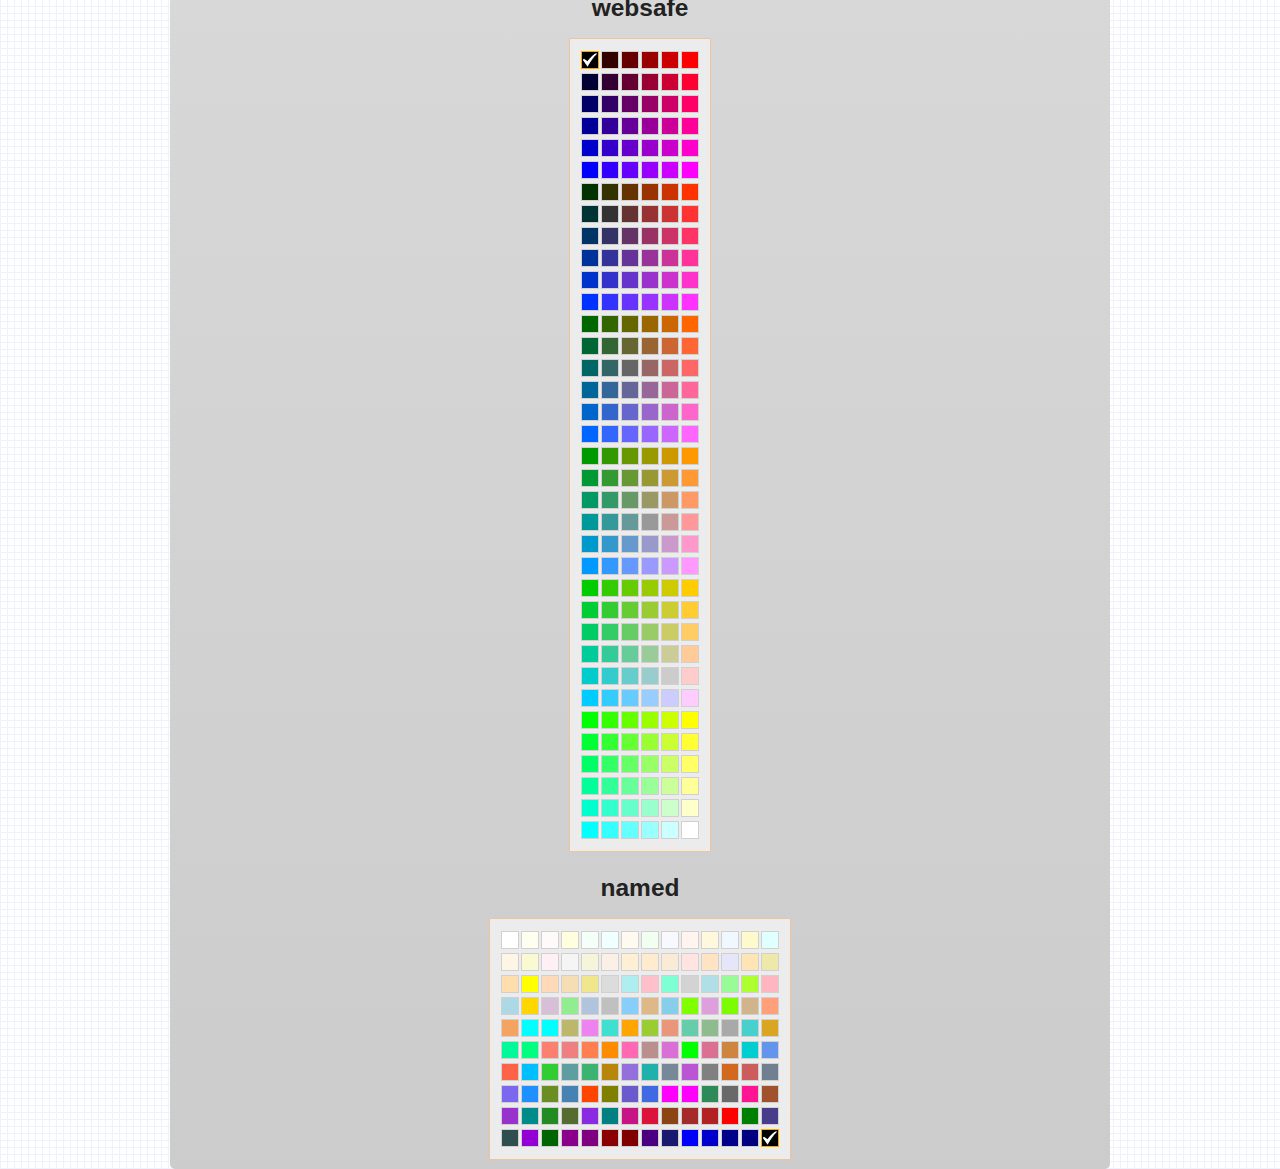
<file: singleCellApp/webapp/static/lib/bgrins-spectrum/example/index.html>
<!doctype html>
<html>
<head>
    <meta http-equiv="content-type" content="text/html; charset=UTF-8">
    <title>Spectrum - The No Hassle jQuery Colorpicker</title>

    <meta name="description" content="Spectrum is a JavaScript colorpicker plugin using the jQuery framework.  It is highly customizable, but can also be used as a simple input type=color polyfill">
    <meta name="author" content="Brian Grinstead and Spectrum contributors">

    <link rel="stylesheet" type="text/css" href="../spectrum.css">
    <link rel="stylesheet" type="text/css" href="../docs/bootstrap.css">
    <link rel="stylesheet" type="text/css" href="../docs/docs.css">
    <script type="text/javascript" src="../docs/jquery-1.9.1.js"></script>
    <script type="text/javascript" src="../spectrum.js"></script>
	<script type="text/javascript" src="../i18n/jquery.spectrum-fi.js"></script>
    <script type='text/javascript' src='example.js'></script>

    <style>

    .example-container {
        margin-top: 10px;
        text-align: center;
        background: #333;
        background: linear-gradient(to bottom, #eee, #ccc);
        padding: 3px;
        padding-top: 0;
        border-radius: 5px;
    }
    .example-controls {
        background: #999;
        margin: 0 -3px;
        padding: 10px 0;
        margin-bottom: 15px;

    }
    label {
        display: inline-block;
        font-weight: bold;

    }
    #palettes .sp-palette {
        max-width: 500px;
    }


    .newGmail .sp-palette-row-0, .newGmail .sp-palette-row-1 {
        margin-bottom: 5px;
    }

    .newGmail .sp-palette .sp-thumb-el {
        width: 20px;
        height: 20px;
        margin: 1px 1px;
    }

    .newGmail .sp-palette .sp-thumb-el:hover, .newGmail  .sp-palette .sp-thumb-el.sp-thumb-active {
        border-color: #000;
    }
    </style>
</head>
<body>
<div id='header'>
    <h1><a href='http://bgrins.github.com/spectrum'>Spectrum</a></h1> <h2><em>The No Hassle jQuery Colorpicker</em></h2>
    <div id='links'>
        View the <a href='http://github.com/bgrins/spectrum'>Source code</a>.
        Spectrum is a project by <a href='http://twitter.com/bgrins'>@bgrins</a>.
    </div>
    <br style='clear:both;' />
</div>

<div class="container">

    <h2>Spectrum Colorpicker Crazy Configurator</h2>
    <div class='alert'>NOTE: this page is currently in development.  Please refer to the <a href='http://github.com/bgrins/spectrum'>Home Page</a> for demos and documentation instead.
    </div>
    <p>
        Spectrum can be customized to show and hide different portions of the colorpicker.  Try clicking some of the buttons below to see how it can change.
    </p>

    <div class="example-container">
        <div class="example-controls">
            <div class='btn-group'>
                <button class='btn toggleBtn' data-rule='showPalette'>Show Palette</button>
                <button class='btn toggleBtn' data-rule='showInput'>Show Input</button>
                <button class='btn toggleBtn' data-rule='showInitial'>Show Initial</button>
                <button class='btn toggleBtn' data-rule='showAlpha'>Show Alpha</button>
                <button class='btn toggleBtn' data-rule='showPaletteOnly'>Show Palette Only</button>
                <button class='btn toggleBtn' data-rule='togglePaletteOnly'>Show Picker Toggle Button</button>
                <button class='btn toggleBtn' data-rule='showButtons'>Show Buttons</button>
            </div>
            <br />
            <br />
            <p>
            <label>Draggable Size <input type='range' value='172' id='size' max='500' min='50' /></label>

            <label>Hue Size <input type='range' value='16' id='huesize' max='90' min='5' /></label>
            </p>
        </div>

        <input id="full">

    </div>

    <hr />
    <h2>Spectrum Colorpicker Localization</h2>
    <div class='alert'>
        <p>
            This page has loaded the German localization.  Here is a list of all <a href='https://github.com/bgrins/spectrum/tree/master/i18n'>spectrum localizations</a>.  <strong>Please help expand our localizations</strong>  if you know a language that isn't represented!  You can copy and paste one of the files, and update the text for 'cancel' and 'choose', then submit a pull request at: <a href'https://github.com/bgrins/spectrum'>https://github.com/bgrins/spectrum</a>.
        </p>
    </div>

	<input id="langdemo" />

    <hr />
    <h2>Spectrum Colorpicker Sample Palettes</h2>
    <div class='alert'>

        <p>
        NOTE: these palettes are also a work in progress.  Ideally the site will eventually allow you to choose between a few options and download them.
        </p>

        <p>
        The <code>newGmail</code> palette below is an example of customizing the palette size and layout with CSS.
        </p>

    </div>
    <div id="palettes" class="example-container">

    </div>

</div>


<script type="text/javascript" src="../docs/prettify.js"></script>
<script type="text/javascript">

  var _gaq = _gaq || [];
  _gaq.push(['_setAccount', 'UA-8259845-4']);
  _gaq.push(['_trackPageview']);

  (function() {
    var ga = document.createElement('script'); ga.type = 'text/javascript'; ga.async = true;
    ga.src = ('https:' == document.location.protocol ? 'https://ssl' : 'http://www') + '.google-analytics.com/ga.js';
    var s = document.getElementsByTagName('script')[0]; s.parentNode.insertBefore(ga, s);
  })();

</script>
</body>
</html>
</file>
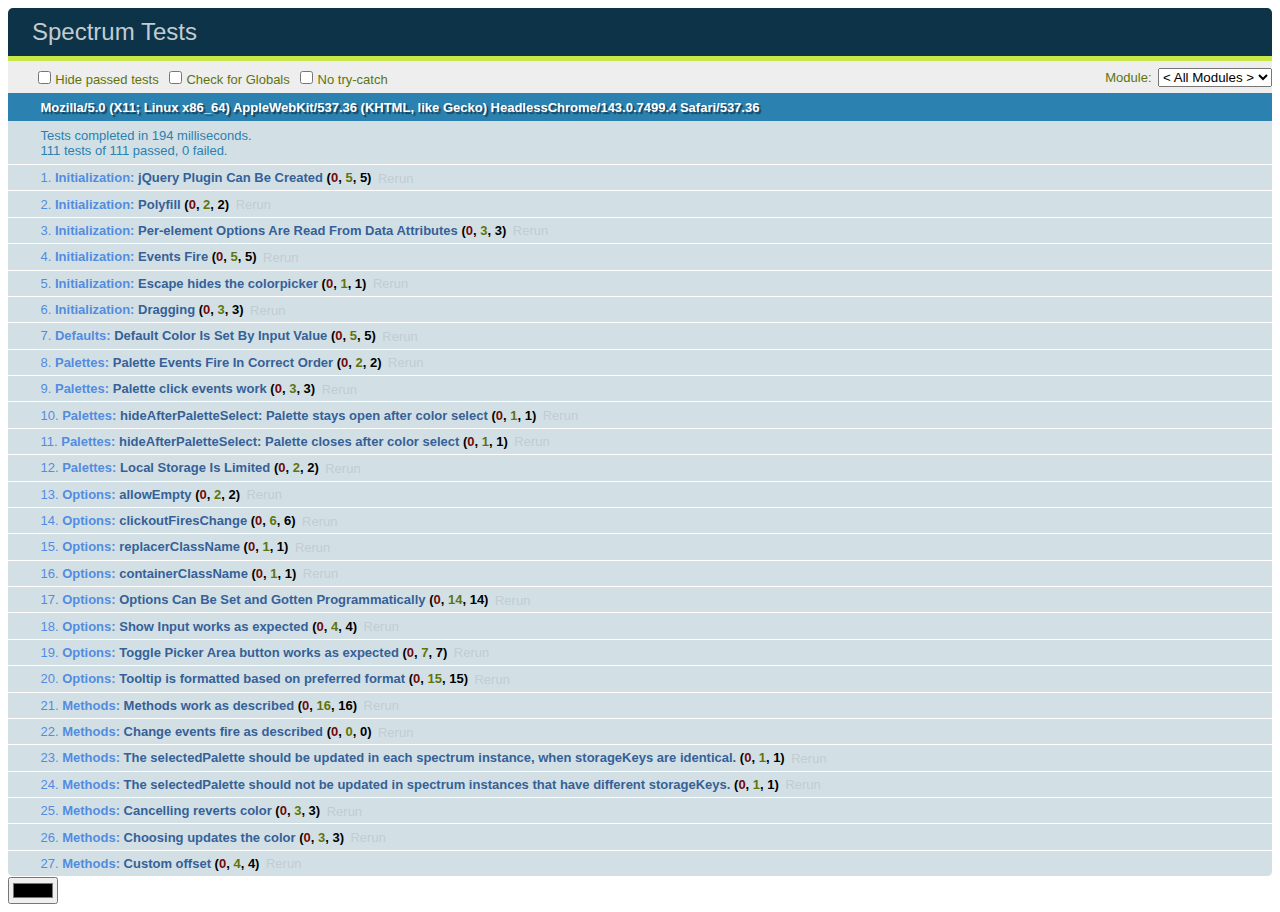
<file: singleCellApp/webapp/static/lib/bgrins-spectrum/test/index.html>
<!DOCTYPE html>
<html>
<head>
  <meta charset="utf-8">
  <title>Spectrum Tests</title>
  <link rel="stylesheet" href="qunit.css">
  <link rel="stylesheet" href="../spectrum.css">
</head>
<body>
  <div id="qunit"></div>
  <script src="../docs/jquery-1.9.1.js"></script>
  <script src="../spectrum.js"></script>
  <script src="qunit.js"></script>
  <script src="tests.js"></script>

  <input type="color" id="type-color-on-page" />
</body>
</html>
</file>
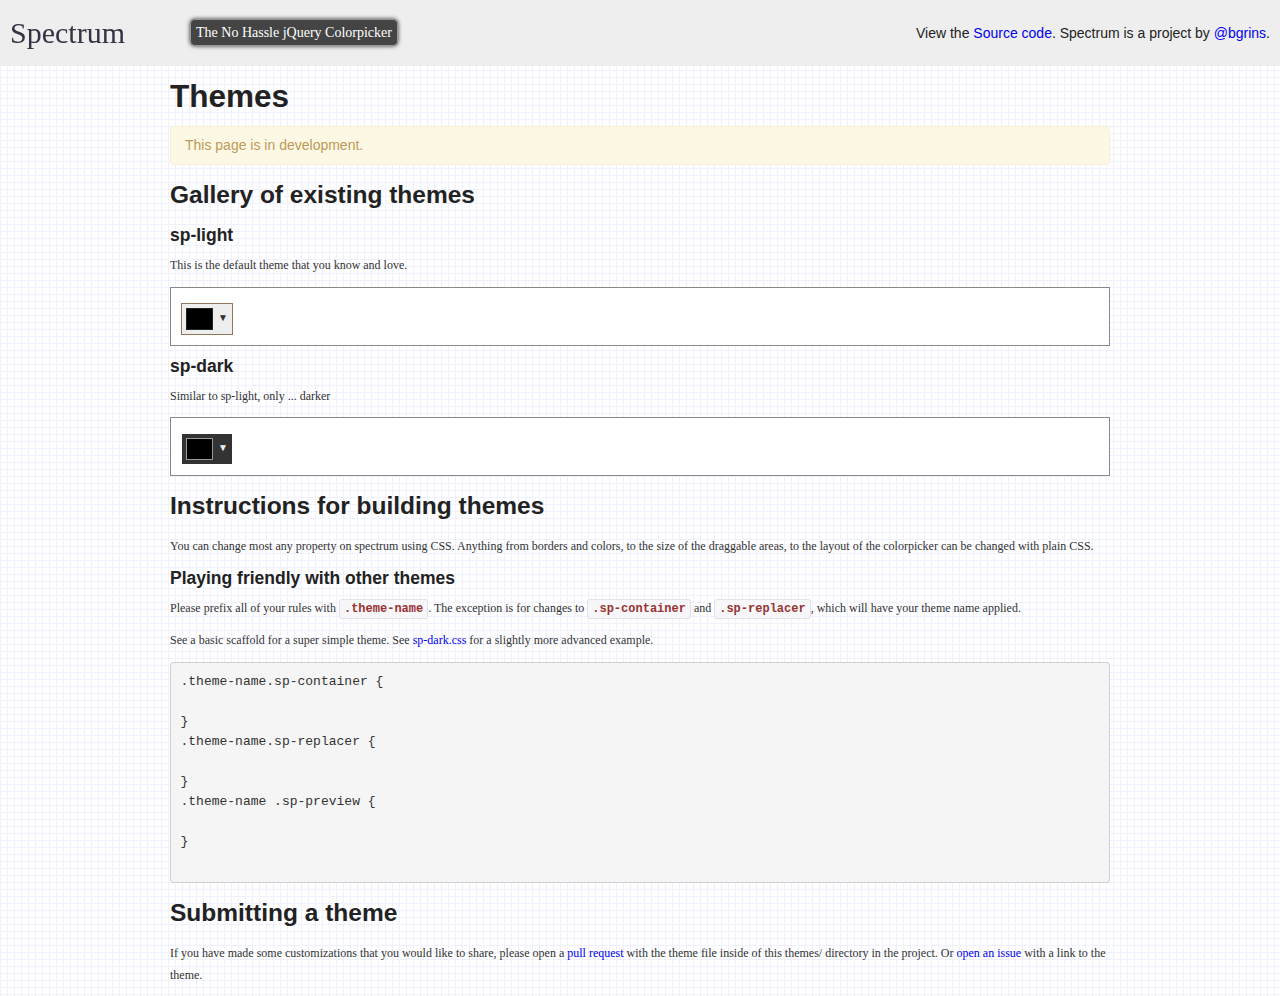
<file: singleCellApp/webapp/static/lib/bgrins-spectrum/themes/index.html>
<!doctype html>
<html>
<head>
    <meta http-equiv="content-type" content="text/html; charset=UTF-8">
    <title>Spectrum - The No Hassle jQuery Colorpicker</title>

    <meta name="description" content="Spectrum is a JavaScript colorpicker plugin using the jQuery framework.  It is highly customizable, but can also be used as a simple input type=color polyfill">
    <meta name="author" content="Brian Grinstead and Spectrum contributors">

    <link rel="stylesheet" type="text/css" href="../spectrum.css">
    <link rel="stylesheet" type="text/css" href="../docs/bootstrap.css">
    <link rel="stylesheet" type="text/css" href="../docs/docs.css">
    <script type="text/javascript" src="../docs/jquery-1.9.1.js"></script>
    <script type="text/javascript" src="../spectrum.js"></script>


    <link rel="stylesheet" type="text/css" href="sp-dark.css">

</head>
<body>
<div id='header'>
    <h1><a href='http://bgrins.github.com/spectrum'>Spectrum</a></h1> <h2><em>The No Hassle jQuery Colorpicker</em></h2>
    <div id='links'>
        View the <a href='http://github.com/bgrins/spectrum'>Source code</a>.
        Spectrum is a project by <a href='http://twitter.com/bgrins'>@bgrins</a>.
    </div>
    <br style='clear:both;' />
</div>

<div class="container">
    <h2>Themes</h2>

    <div class="alert">
        This page is in development.
    </div>

    <div id="theme-gallery">
        <h3>Gallery of existing themes</h3>

        <div class="theme" id="sp-light">
            <h4>sp-light</h4>
            <p>This is the default theme that you know and love.</p>

            <div class='example'>
                <input type='text' />
            </div>
        </div>

        <div class="theme" id="sp-dark">
            <h4>sp-dark</h4>
            <p>Similar to sp-light, only ... darker</p>

            <div class='example'>
                <input type='text' />
            </div>
        </div>
    </div>

    <div id="theme-instructions">
        <h3>Instructions for building themes</h3>
        <p>
            You can change most any property on spectrum using CSS.  Anything from  borders and colors, to the size of the draggable areas, to the layout of the colorpicker can be changed with plain CSS.
        </p>
        <h4>Playing friendly with other themes</h4>
        <p>
            Please prefix all of your rules with <code>.theme-name</code>.  The exception is for changes to <code>.sp-container</code> and <code>.sp-replacer</code>, which will have your theme name applied.
        </p>
        <p>
            See a basic scaffold for a super simple theme.  See <a href='sp-dark.css'>sp-dark.css</a> for a slightly more advanced example.
        </p>
        <pre>
.theme-name.sp-container {

}
.theme-name.sp-replacer {

}
.theme-name .sp-preview {

}
        </pre>
        <h3>Submitting a theme</h3>
        <p>
            If you have made some customizations that you would like to share, please open a <a href="http://bgrins.github.com/spectrum/pulls">pull request</a> with the theme file inside of this themes/ directory in the project.  Or <a href="http://bgrins.github.com/spectrum/issues">open an issue</a> with a link to the theme.
        </p>
    </div>
</div>


<script>
    $("#sp-light input").spectrum({
        theme: "sp-light"
    });
    $("#sp-dark input").spectrum({
        theme: "sp-dark"
    });
</script>
<script type="text/javascript" src="../docs/prettify.js"></script>
<script type="text/javascript">

  var _gaq = _gaq || [];
  _gaq.push(['_setAccount', 'UA-8259845-4']);
  _gaq.push(['_trackPageview']);

  (function() {
    var ga = document.createElement('script'); ga.type = 'text/javascript'; ga.async = true;
    ga.src = ('https:' == document.location.protocol ? 'https://ssl' : 'http://www') + '.google-analytics.com/ga.js';
    var s = document.getElementsByTagName('script')[0]; s.parentNode.insertBefore(ga, s);
  })();

</script>
</body>
</html>
</file>
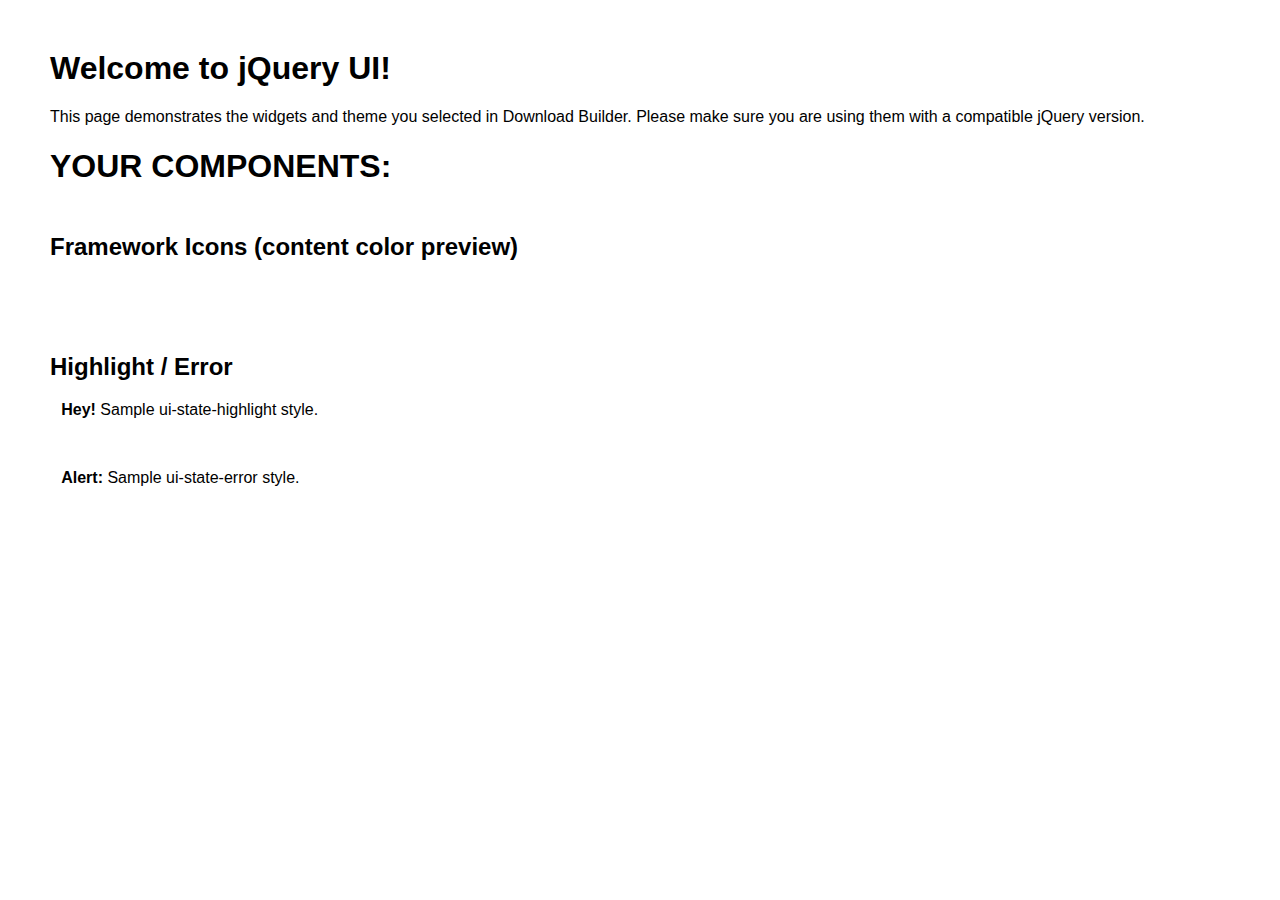
<file: singleCellApp/webapp/static/lib/jsPanel3/vendor/jquery-ui-1.12.1.custom-no-theme/index.html>
<!doctype html>
<html lang="us">
<head>
	<meta charset="utf-8">
	<title>jQuery UI Example Page</title>
	<link href="jquery-ui.css" rel="stylesheet">
	<style>
	body{
		font-family: "Trebuchet MS", sans-serif;
		margin: 50px;
	}
	.demoHeaders {
		margin-top: 2em;
	}
	#dialog-link {
		padding: .4em 1em .4em 20px;
		text-decoration: none;
		position: relative;
	}
	#dialog-link span.ui-icon {
		margin: 0 5px 0 0;
		position: absolute;
		left: .2em;
		top: 50%;
		margin-top: -8px;
	}
	#icons {
		margin: 0;
		padding: 0;
	}
	#icons li {
		margin: 2px;
		position: relative;
		padding: 4px 0;
		cursor: pointer;
		float: left;
		list-style: none;
	}
	#icons span.ui-icon {
		float: left;
		margin: 0 4px;
	}
	.fakewindowcontain .ui-widget-overlay {
		position: absolute;
	}
	select {
		width: 200px;
	}
	</style>
</head>
<body>

<h1>Welcome to jQuery UI!</h1>

<div class="ui-widget">
	<p>This page demonstrates the widgets and theme you selected in Download Builder. Please make sure you are using them with a compatible jQuery version.</p>
</div>

<h1>YOUR COMPONENTS:</h1>
















<h2 class="demoHeaders">Framework Icons (content color preview)</h2>
<ul id="icons" class="ui-widget ui-helper-clearfix">
	<li class="ui-state-default ui-corner-all" title=".ui-icon-caret-1-n"><span class="ui-icon ui-icon-caret-1-n"></span></li>
	<li class="ui-state-default ui-corner-all" title=".ui-icon-caret-1-ne"><span class="ui-icon ui-icon-caret-1-ne"></span></li>
	<li class="ui-state-default ui-corner-all" title=".ui-icon-caret-1-e"><span class="ui-icon ui-icon-caret-1-e"></span></li>
	<li class="ui-state-default ui-corner-all" title=".ui-icon-caret-1-se"><span class="ui-icon ui-icon-caret-1-se"></span></li>
	<li class="ui-state-default ui-corner-all" title=".ui-icon-caret-1-s"><span class="ui-icon ui-icon-caret-1-s"></span></li>
	<li class="ui-state-default ui-corner-all" title=".ui-icon-caret-1-sw"><span class="ui-icon ui-icon-caret-1-sw"></span></li>
	<li class="ui-state-default ui-corner-all" title=".ui-icon-caret-1-w"><span class="ui-icon ui-icon-caret-1-w"></span></li>
	<li class="ui-state-default ui-corner-all" title=".ui-icon-caret-1-nw"><span class="ui-icon ui-icon-caret-1-nw"></span></li>
	<li class="ui-state-default ui-corner-all" title=".ui-icon-caret-2-n-s"><span class="ui-icon ui-icon-caret-2-n-s"></span></li>
	<li class="ui-state-default ui-corner-all" title=".ui-icon-caret-2-e-w"><span class="ui-icon ui-icon-caret-2-e-w"></span></li>
	<li class="ui-state-default ui-corner-all" title=".ui-icon-triangle-1-n"><span class="ui-icon ui-icon-triangle-1-n"></span></li>
	<li class="ui-state-default ui-corner-all" title=".ui-icon-triangle-1-ne"><span class="ui-icon ui-icon-triangle-1-ne"></span></li>
	<li class="ui-state-default ui-corner-all" title=".ui-icon-triangle-1-e"><span class="ui-icon ui-icon-triangle-1-e"></span></li>
	<li class="ui-state-default ui-corner-all" title=".ui-icon-triangle-1-se"><span class="ui-icon ui-icon-triangle-1-se"></span></li>
	<li class="ui-state-default ui-corner-all" title=".ui-icon-triangle-1-s"><span class="ui-icon ui-icon-triangle-1-s"></span></li>
	<li class="ui-state-default ui-corner-all" title=".ui-icon-triangle-1-sw"><span class="ui-icon ui-icon-triangle-1-sw"></span></li>
	<li class="ui-state-default ui-corner-all" title=".ui-icon-triangle-1-w"><span class="ui-icon ui-icon-triangle-1-w"></span></li>
	<li class="ui-state-default ui-corner-all" title=".ui-icon-triangle-1-nw"><span class="ui-icon ui-icon-triangle-1-nw"></span></li>
	<li class="ui-state-default ui-corner-all" title=".ui-icon-triangle-2-n-s"><span class="ui-icon ui-icon-triangle-2-n-s"></span></li>
	<li class="ui-state-default ui-corner-all" title=".ui-icon-triangle-2-e-w"><span class="ui-icon ui-icon-triangle-2-e-w"></span></li>
	<li class="ui-state-default ui-corner-all" title=".ui-icon-arrow-1-n"><span class="ui-icon ui-icon-arrow-1-n"></span></li>
	<li class="ui-state-default ui-corner-all" title=".ui-icon-arrow-1-ne"><span class="ui-icon ui-icon-arrow-1-ne"></span></li>
	<li class="ui-state-default ui-corner-all" title=".ui-icon-arrow-1-e"><span class="ui-icon ui-icon-arrow-1-e"></span></li>
	<li class="ui-state-default ui-corner-all" title=".ui-icon-arrow-1-se"><span class="ui-icon ui-icon-arrow-1-se"></span></li>
	<li class="ui-state-default ui-corner-all" title=".ui-icon-arrow-1-s"><span class="ui-icon ui-icon-arrow-1-s"></span></li>
	<li class="ui-state-default ui-corner-all" title=".ui-icon-arrow-1-sw"><span class="ui-icon ui-icon-arrow-1-sw"></span></li>
	<li class="ui-state-default ui-corner-all" title=".ui-icon-arrow-1-w"><span class="ui-icon ui-icon-arrow-1-w"></span></li>
	<li class="ui-state-default ui-corner-all" title=".ui-icon-arrow-1-nw"><span class="ui-icon ui-icon-arrow-1-nw"></span></li>
	<li class="ui-state-default ui-corner-all" title=".ui-icon-arrow-2-n-s"><span class="ui-icon ui-icon-arrow-2-n-s"></span></li>
	<li class="ui-state-default ui-corner-all" title=".ui-icon-arrow-2-ne-sw"><span class="ui-icon ui-icon-arrow-2-ne-sw"></span></li>
	<li class="ui-state-default ui-corner-all" title=".ui-icon-arrow-2-e-w"><span class="ui-icon ui-icon-arrow-2-e-w"></span></li>
	<li class="ui-state-default ui-corner-all" title=".ui-icon-arrow-2-se-nw"><span class="ui-icon ui-icon-arrow-2-se-nw"></span></li>
	<li class="ui-state-default ui-corner-all" title=".ui-icon-arrowstop-1-n"><span class="ui-icon ui-icon-arrowstop-1-n"></span></li>
	<li class="ui-state-default ui-corner-all" title=".ui-icon-arrowstop-1-e"><span class="ui-icon ui-icon-arrowstop-1-e"></span></li>
	<li class="ui-state-default ui-corner-all" title=".ui-icon-arrowstop-1-s"><span class="ui-icon ui-icon-arrowstop-1-s"></span></li>
	<li class="ui-state-default ui-corner-all" title=".ui-icon-arrowstop-1-w"><span class="ui-icon ui-icon-arrowstop-1-w"></span></li>
	<li class="ui-state-default ui-corner-all" title=".ui-icon-arrowthick-1-n"><span class="ui-icon ui-icon-arrowthick-1-n"></span></li>
	<li class="ui-state-default ui-corner-all" title=".ui-icon-arrowthick-1-ne"><span class="ui-icon ui-icon-arrowthick-1-ne"></span></li>
	<li class="ui-state-default ui-corner-all" title=".ui-icon-arrowthick-1-e"><span class="ui-icon ui-icon-arrowthick-1-e"></span></li>
	<li class="ui-state-default ui-corner-all" title=".ui-icon-arrowthick-1-se"><span class="ui-icon ui-icon-arrowthick-1-se"></span></li>
	<li class="ui-state-default ui-corner-all" title=".ui-icon-arrowthick-1-s"><span class="ui-icon ui-icon-arrowthick-1-s"></span></li>
	<li class="ui-state-default ui-corner-all" title=".ui-icon-arrowthick-1-sw"><span class="ui-icon ui-icon-arrowthick-1-sw"></span></li>
	<li class="ui-state-default ui-corner-all" title=".ui-icon-arrowthick-1-w"><span class="ui-icon ui-icon-arrowthick-1-w"></span></li>
	<li class="ui-state-default ui-corner-all" title=".ui-icon-arrowthick-1-nw"><span class="ui-icon ui-icon-arrowthick-1-nw"></span></li>
	<li class="ui-state-default ui-corner-all" title=".ui-icon-arrowthick-2-n-s"><span class="ui-icon ui-icon-arrowthick-2-n-s"></span></li>
	<li class="ui-state-default ui-corner-all" title=".ui-icon-arrowthick-2-ne-sw"><span class="ui-icon ui-icon-arrowthick-2-ne-sw"></span></li>
	<li class="ui-state-default ui-corner-all" title=".ui-icon-arrowthick-2-e-w"><span class="ui-icon ui-icon-arrowthick-2-e-w"></span></li>
	<li class="ui-state-default ui-corner-all" title=".ui-icon-arrowthick-2-se-nw"><span class="ui-icon ui-icon-arrowthick-2-se-nw"></span></li>
	<li class="ui-state-default ui-corner-all" title=".ui-icon-arrowthickstop-1-n"><span class="ui-icon ui-icon-arrowthickstop-1-n"></span></li>
	<li class="ui-state-default ui-corner-all" title=".ui-icon-arrowthickstop-1-e"><span class="ui-icon ui-icon-arrowthickstop-1-e"></span></li>
	<li class="ui-state-default ui-corner-all" title=".ui-icon-arrowthickstop-1-s"><span class="ui-icon ui-icon-arrowthickstop-1-s"></span></li>
	<li class="ui-state-default ui-corner-all" title=".ui-icon-arrowthickstop-1-w"><span class="ui-icon ui-icon-arrowthickstop-1-w"></span></li>
	<li class="ui-state-default ui-corner-all" title=".ui-icon-arrowreturnthick-1-w"><span class="ui-icon ui-icon-arrowreturnthick-1-w"></span></li>
	<li class="ui-state-default ui-corner-all" title=".ui-icon-arrowreturnthick-1-n"><span class="ui-icon ui-icon-arrowreturnthick-1-n"></span></li>
	<li class="ui-state-default ui-corner-all" title=".ui-icon-arrowreturnthick-1-e"><span class="ui-icon ui-icon-arrowreturnthick-1-e"></span></li>
	<li class="ui-state-default ui-corner-all" title=".ui-icon-arrowreturnthick-1-s"><span class="ui-icon ui-icon-arrowreturnthick-1-s"></span></li>
	<li class="ui-state-default ui-corner-all" title=".ui-icon-arrowreturn-1-w"><span class="ui-icon ui-icon-arrowreturn-1-w"></span></li>
	<li class="ui-state-default ui-corner-all" title=".ui-icon-arrowreturn-1-n"><span class="ui-icon ui-icon-arrowreturn-1-n"></span></li>
	<li class="ui-state-default ui-corner-all" title=".ui-icon-arrowreturn-1-e"><span class="ui-icon ui-icon-arrowreturn-1-e"></span></li>
	<li class="ui-state-default ui-corner-all" title=".ui-icon-arrowreturn-1-s"><span class="ui-icon ui-icon-arrowreturn-1-s"></span></li>
	<li class="ui-state-default ui-corner-all" title=".ui-icon-arrowrefresh-1-w"><span class="ui-icon ui-icon-arrowrefresh-1-w"></span></li>
	<li class="ui-state-default ui-corner-all" title=".ui-icon-arrowrefresh-1-n"><span class="ui-icon ui-icon-arrowrefresh-1-n"></span></li>
	<li class="ui-state-default ui-corner-all" title=".ui-icon-arrowrefresh-1-e"><span class="ui-icon ui-icon-arrowrefresh-1-e"></span></li>
	<li class="ui-state-default ui-corner-all" title=".ui-icon-arrowrefresh-1-s"><span class="ui-icon ui-icon-arrowrefresh-1-s"></span></li>
	<li class="ui-state-default ui-corner-all" title=".ui-icon-arrow-4"><span class="ui-icon ui-icon-arrow-4"></span></li>
	<li class="ui-state-default ui-corner-all" title=".ui-icon-arrow-4-diag"><span class="ui-icon ui-icon-arrow-4-diag"></span></li>
	<li class="ui-state-default ui-corner-all" title=".ui-icon-extlink"><span class="ui-icon ui-icon-extlink"></span></li>
	<li class="ui-state-default ui-corner-all" title=".ui-icon-newwin"><span class="ui-icon ui-icon-newwin"></span></li>
	<li class="ui-state-default ui-corner-all" title=".ui-icon-refresh"><span class="ui-icon ui-icon-refresh"></span></li>
	<li class="ui-state-default ui-corner-all" title=".ui-icon-shuffle"><span class="ui-icon ui-icon-shuffle"></span></li>
	<li class="ui-state-default ui-corner-all" title=".ui-icon-transfer-e-w"><span class="ui-icon ui-icon-transfer-e-w"></span></li>
	<li class="ui-state-default ui-corner-all" title=".ui-icon-transferthick-e-w"><span class="ui-icon ui-icon-transferthick-e-w"></span></li>
	<li class="ui-state-default ui-corner-all" title=".ui-icon-folder-collapsed"><span class="ui-icon ui-icon-folder-collapsed"></span></li>
	<li class="ui-state-default ui-corner-all" title=".ui-icon-folder-open"><span class="ui-icon ui-icon-folder-open"></span></li>
	<li class="ui-state-default ui-corner-all" title=".ui-icon-document"><span class="ui-icon ui-icon-document"></span></li>
	<li class="ui-state-default ui-corner-all" title=".ui-icon-document-b"><span class="ui-icon ui-icon-document-b"></span></li>
	<li class="ui-state-default ui-corner-all" title=".ui-icon-note"><span class="ui-icon ui-icon-note"></span></li>
	<li class="ui-state-default ui-corner-all" title=".ui-icon-mail-closed"><span class="ui-icon ui-icon-mail-closed"></span></li>
	<li class="ui-state-default ui-corner-all" title=".ui-icon-mail-open"><span class="ui-icon ui-icon-mail-open"></span></li>
	<li class="ui-state-default ui-corner-all" title=".ui-icon-suitcase"><span class="ui-icon ui-icon-suitcase"></span></li>
	<li class="ui-state-default ui-corner-all" title=".ui-icon-comment"><span class="ui-icon ui-icon-comment"></span></li>
	<li class="ui-state-default ui-corner-all" title=".ui-icon-person"><span class="ui-icon ui-icon-person"></span></li>
	<li class="ui-state-default ui-corner-all" title=".ui-icon-print"><span class="ui-icon ui-icon-print"></span></li>
	<li class="ui-state-default ui-corner-all" title=".ui-icon-trash"><span class="ui-icon ui-icon-trash"></span></li>
	<li class="ui-state-default ui-corner-all" title=".ui-icon-locked"><span class="ui-icon ui-icon-locked"></span></li>
	<li class="ui-state-default ui-corner-all" title=".ui-icon-unlocked"><span class="ui-icon ui-icon-unlocked"></span></li>
	<li class="ui-state-default ui-corner-all" title=".ui-icon-bookmark"><span class="ui-icon ui-icon-bookmark"></span></li>
	<li class="ui-state-default ui-corner-all" title=".ui-icon-tag"><span class="ui-icon ui-icon-tag"></span></li>
	<li class="ui-state-default ui-corner-all" title=".ui-icon-home"><span class="ui-icon ui-icon-home"></span></li>
	<li class="ui-state-default ui-corner-all" title=".ui-icon-flag"><span class="ui-icon ui-icon-flag"></span></li>
	<li class="ui-state-default ui-corner-all" title=".ui-icon-calculator"><span class="ui-icon ui-icon-calculator"></span></li>
	<li class="ui-state-default ui-corner-all" title=".ui-icon-cart"><span class="ui-icon ui-icon-cart"></span></li>
	<li class="ui-state-default ui-corner-all" title=".ui-icon-pencil"><span class="ui-icon ui-icon-pencil"></span></li>
	<li class="ui-state-default ui-corner-all" title=".ui-icon-clock"><span class="ui-icon ui-icon-clock"></span></li>
	<li class="ui-state-default ui-corner-all" title=".ui-icon-disk"><span class="ui-icon ui-icon-disk"></span></li>
	<li class="ui-state-default ui-corner-all" title=".ui-icon-calendar"><span class="ui-icon ui-icon-calendar"></span></li>
	<li class="ui-state-default ui-corner-all" title=".ui-icon-zoomin"><span class="ui-icon ui-icon-zoomin"></span></li>
	<li class="ui-state-default ui-corner-all" title=".ui-icon-zoomout"><span class="ui-icon ui-icon-zoomout"></span></li>
	<li class="ui-state-default ui-corner-all" title=".ui-icon-search"><span class="ui-icon ui-icon-search"></span></li>
	<li class="ui-state-default ui-corner-all" title=".ui-icon-wrench"><span class="ui-icon ui-icon-wrench"></span></li>
	<li class="ui-state-default ui-corner-all" title=".ui-icon-gear"><span class="ui-icon ui-icon-gear"></span></li>
	<li class="ui-state-default ui-corner-all" title=".ui-icon-heart"><span class="ui-icon ui-icon-heart"></span></li>
	<li class="ui-state-default ui-corner-all" title=".ui-icon-star"><span class="ui-icon ui-icon-star"></span></li>
	<li class="ui-state-default ui-corner-all" title=".ui-icon-link"><span class="ui-icon ui-icon-link"></span></li>
	<li class="ui-state-default ui-corner-all" title=".ui-icon-cancel"><span class="ui-icon ui-icon-cancel"></span></li>
	<li class="ui-state-default ui-corner-all" title=".ui-icon-plus"><span class="ui-icon ui-icon-plus"></span></li>
	<li class="ui-state-default ui-corner-all" title=".ui-icon-plusthick"><span class="ui-icon ui-icon-plusthick"></span></li>
	<li class="ui-state-default ui-corner-all" title=".ui-icon-minus"><span class="ui-icon ui-icon-minus"></span></li>
	<li class="ui-state-default ui-corner-all" title=".ui-icon-minusthick"><span class="ui-icon ui-icon-minusthick"></span></li>
	<li class="ui-state-default ui-corner-all" title=".ui-icon-close"><span class="ui-icon ui-icon-close"></span></li>
	<li class="ui-state-default ui-corner-all" title=".ui-icon-closethick"><span class="ui-icon ui-icon-closethick"></span></li>
	<li class="ui-state-default ui-corner-all" title=".ui-icon-key"><span class="ui-icon ui-icon-key"></span></li>
	<li class="ui-state-default ui-corner-all" title=".ui-icon-lightbulb"><span class="ui-icon ui-icon-lightbulb"></span></li>
	<li class="ui-state-default ui-corner-all" title=".ui-icon-scissors"><span class="ui-icon ui-icon-scissors"></span></li>
	<li class="ui-state-default ui-corner-all" title=".ui-icon-clipboard"><span class="ui-icon ui-icon-clipboard"></span></li>
	<li class="ui-state-default ui-corner-all" title=".ui-icon-copy"><span class="ui-icon ui-icon-copy"></span></li>
	<li class="ui-state-default ui-corner-all" title=".ui-icon-contact"><span class="ui-icon ui-icon-contact"></span></li>
	<li class="ui-state-default ui-corner-all" title=".ui-icon-image"><span class="ui-icon ui-icon-image"></span></li>
	<li class="ui-state-default ui-corner-all" title=".ui-icon-video"><span class="ui-icon ui-icon-video"></span></li>
	<li class="ui-state-default ui-corner-all" title=".ui-icon-script"><span class="ui-icon ui-icon-script"></span></li>
	<li class="ui-state-default ui-corner-all" title=".ui-icon-alert"><span class="ui-icon ui-icon-alert"></span></li>
	<li class="ui-state-default ui-corner-all" title=".ui-icon-info"><span class="ui-icon ui-icon-info"></span></li>
	<li class="ui-state-default ui-corner-all" title=".ui-icon-notice"><span class="ui-icon ui-icon-notice"></span></li>
	<li class="ui-state-default ui-corner-all" title=".ui-icon-help"><span class="ui-icon ui-icon-help"></span></li>
	<li class="ui-state-default ui-corner-all" title=".ui-icon-check"><span class="ui-icon ui-icon-check"></span></li>
	<li class="ui-state-default ui-corner-all" title=".ui-icon-bullet"><span class="ui-icon ui-icon-bullet"></span></li>
	<li class="ui-state-default ui-corner-all" title=".ui-icon-radio-off"><span class="ui-icon ui-icon-radio-off"></span></li>
	<li class="ui-state-default ui-corner-all" title=".ui-icon-radio-on"><span class="ui-icon ui-icon-radio-on"></span></li>
	<li class="ui-state-default ui-corner-all" title=".ui-icon-pin-w"><span class="ui-icon ui-icon-pin-w"></span></li>
	<li class="ui-state-default ui-corner-all" title=".ui-icon-pin-s"><span class="ui-icon ui-icon-pin-s"></span></li>
	<li class="ui-state-default ui-corner-all" title=".ui-icon-play"><span class="ui-icon ui-icon-play"></span></li>
	<li class="ui-state-default ui-corner-all" title=".ui-icon-pause"><span class="ui-icon ui-icon-pause"></span></li>
	<li class="ui-state-default ui-corner-all" title=".ui-icon-seek-next"><span class="ui-icon ui-icon-seek-next"></span></li>
	<li class="ui-state-default ui-corner-all" title=".ui-icon-seek-prev"><span class="ui-icon ui-icon-seek-prev"></span></li>
	<li class="ui-state-default ui-corner-all" title=".ui-icon-seek-end"><span class="ui-icon ui-icon-seek-end"></span></li>
	<li class="ui-state-default ui-corner-all" title=".ui-icon-seek-first"><span class="ui-icon ui-icon-seek-first"></span></li>
	<li class="ui-state-default ui-corner-all" title=".ui-icon-stop"><span class="ui-icon ui-icon-stop"></span></li>
	<li class="ui-state-default ui-corner-all" title=".ui-icon-eject"><span class="ui-icon ui-icon-eject"></span></li>
	<li class="ui-state-default ui-corner-all" title=".ui-icon-volume-off"><span class="ui-icon ui-icon-volume-off"></span></li>
	<li class="ui-state-default ui-corner-all" title=".ui-icon-volume-on"><span class="ui-icon ui-icon-volume-on"></span></li>
	<li class="ui-state-default ui-corner-all" title=".ui-icon-power"><span class="ui-icon ui-icon-power"></span></li>
	<li class="ui-state-default ui-corner-all" title=".ui-icon-signal-diag"><span class="ui-icon ui-icon-signal-diag"></span></li>
	<li class="ui-state-default ui-corner-all" title=".ui-icon-signal"><span class="ui-icon ui-icon-signal"></span></li>
	<li class="ui-state-default ui-corner-all" title=".ui-icon-battery-0"><span class="ui-icon ui-icon-battery-0"></span></li>
	<li class="ui-state-default ui-corner-all" title=".ui-icon-battery-1"><span class="ui-icon ui-icon-battery-1"></span></li>
	<li class="ui-state-default ui-corner-all" title=".ui-icon-battery-2"><span class="ui-icon ui-icon-battery-2"></span></li>
	<li class="ui-state-default ui-corner-all" title=".ui-icon-battery-3"><span class="ui-icon ui-icon-battery-3"></span></li>
	<li class="ui-state-default ui-corner-all" title=".ui-icon-circle-plus"><span class="ui-icon ui-icon-circle-plus"></span></li>
	<li class="ui-state-default ui-corner-all" title=".ui-icon-circle-minus"><span class="ui-icon ui-icon-circle-minus"></span></li>
	<li class="ui-state-default ui-corner-all" title=".ui-icon-circle-close"><span class="ui-icon ui-icon-circle-close"></span></li>
	<li class="ui-state-default ui-corner-all" title=".ui-icon-circle-triangle-e"><span class="ui-icon ui-icon-circle-triangle-e"></span></li>
	<li class="ui-state-default ui-corner-all" title=".ui-icon-circle-triangle-s"><span class="ui-icon ui-icon-circle-triangle-s"></span></li>
	<li class="ui-state-default ui-corner-all" title=".ui-icon-circle-triangle-w"><span class="ui-icon ui-icon-circle-triangle-w"></span></li>
	<li class="ui-state-default ui-corner-all" title=".ui-icon-circle-triangle-n"><span class="ui-icon ui-icon-circle-triangle-n"></span></li>
	<li class="ui-state-default ui-corner-all" title=".ui-icon-circle-arrow-e"><span class="ui-icon ui-icon-circle-arrow-e"></span></li>
	<li class="ui-state-default ui-corner-all" title=".ui-icon-circle-arrow-s"><span class="ui-icon ui-icon-circle-arrow-s"></span></li>
	<li class="ui-state-default ui-corner-all" title=".ui-icon-circle-arrow-w"><span class="ui-icon ui-icon-circle-arrow-w"></span></li>
	<li class="ui-state-default ui-corner-all" title=".ui-icon-circle-arrow-n"><span class="ui-icon ui-icon-circle-arrow-n"></span></li>
	<li class="ui-state-default ui-corner-all" title=".ui-icon-circle-zoomin"><span class="ui-icon ui-icon-circle-zoomin"></span></li>
	<li class="ui-state-default ui-corner-all" title=".ui-icon-circle-zoomout"><span class="ui-icon ui-icon-circle-zoomout"></span></li>
	<li class="ui-state-default ui-corner-all" title=".ui-icon-circle-check"><span class="ui-icon ui-icon-circle-check"></span></li>
	<li class="ui-state-default ui-corner-all" title=".ui-icon-circlesmall-plus"><span class="ui-icon ui-icon-circlesmall-plus"></span></li>
	<li class="ui-state-default ui-corner-all" title=".ui-icon-circlesmall-minus"><span class="ui-icon ui-icon-circlesmall-minus"></span></li>
	<li class="ui-state-default ui-corner-all" title=".ui-icon-circlesmall-close"><span class="ui-icon ui-icon-circlesmall-close"></span></li>
	<li class="ui-state-default ui-corner-all" title=".ui-icon-squaresmall-plus"><span class="ui-icon ui-icon-squaresmall-plus"></span></li>
	<li class="ui-state-default ui-corner-all" title=".ui-icon-squaresmall-minus"><span class="ui-icon ui-icon-squaresmall-minus"></span></li>
	<li class="ui-state-default ui-corner-all" title=".ui-icon-squaresmall-close"><span class="ui-icon ui-icon-squaresmall-close"></span></li>
	<li class="ui-state-default ui-corner-all" title=".ui-icon-grip-dotted-vertical"><span class="ui-icon ui-icon-grip-dotted-vertical"></span></li>
	<li class="ui-state-default ui-corner-all" title=".ui-icon-grip-dotted-horizontal"><span class="ui-icon ui-icon-grip-dotted-horizontal"></span></li>
	<li class="ui-state-default ui-corner-all" title=".ui-icon-grip-solid-vertical"><span class="ui-icon ui-icon-grip-solid-vertical"></span></li>
	<li class="ui-state-default ui-corner-all" title=".ui-icon-grip-solid-horizontal"><span class="ui-icon ui-icon-grip-solid-horizontal"></span></li>
	<li class="ui-state-default ui-corner-all" title=".ui-icon-gripsmall-diagonal-se"><span class="ui-icon ui-icon-gripsmall-diagonal-se"></span></li>
	<li class="ui-state-default ui-corner-all" title=".ui-icon-grip-diagonal-se"><span class="ui-icon ui-icon-grip-diagonal-se"></span></li>
</ul>















<!-- Highlight / Error -->
<h2 class="demoHeaders">Highlight / Error</h2>
<div class="ui-widget">
	<div class="ui-state-highlight ui-corner-all" style="margin-top: 20px; padding: 0 .7em;">
		<p><span class="ui-icon ui-icon-info" style="float: left; margin-right: .3em;"></span>
		<strong>Hey!</strong> Sample ui-state-highlight style.</p>
	</div>
</div>
<br>
<div class="ui-widget">
	<div class="ui-state-error ui-corner-all" style="padding: 0 .7em;">
		<p><span class="ui-icon ui-icon-alert" style="float: left; margin-right: .3em;"></span>
		<strong>Alert:</strong> Sample ui-state-error style.</p>
	</div>
</div>

<script src="external/jquery/jquery.js"></script>
<script src="jquery-ui.js"></script>
<script>




























// Hover states on the static widgets
$( "#dialog-link, #icons li" ).hover(
	function() {
		$( this ).addClass( "ui-state-hover" );
	},
	function() {
		$( this ).removeClass( "ui-state-hover" );
	}
);
</script>
</body>
</html>
</file>
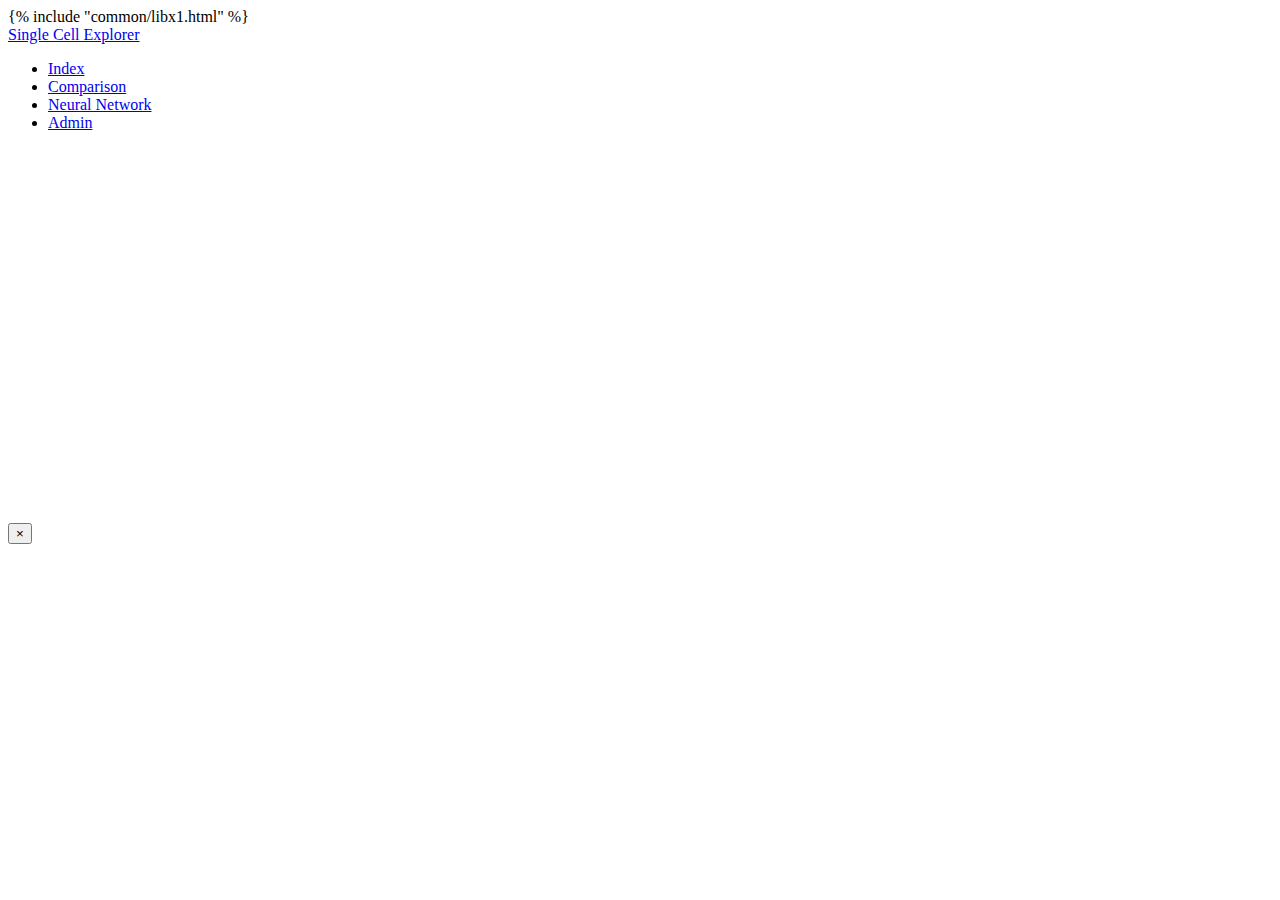
<file: singleCellApp/webapp/templates/index/machinelearning.html>
<!DOCTYPE html>
<html class="full-height" lang="en-US">
  <head>
    <meta charset="UTF-8">
    <meta http-equiv="X-UA-Compatible" content="IE=edge">
    <meta name="viewport" content="width=device-width, initial-scale=1">


    
    <title>Single Cell Explorer</title>    
    {% include  "common/libx1.html"  %}
  </head>

  
  <body>


    <nav class="navbar navbar-expand-sm navbar-light bg-light static-top">
        
        <a class="navbar-brand" href="/">   Single Cell Explorer  </a>
        <span style='width: 60px;'></span>
        <ul class="navbar-nav" name='applinks'>
          <li class="nav-item" style='cursor: pointer;'>
            <a class="nav-link" name='linktosamples' href="/">Index</a>
          </li>
          <li class="nav-item" style='cursor: pointer;'>
            <a class="nav-link" name='linktoplot' href="/plots">Comparison</a>
          </li>

          <li class="nav-item active" style='cursor: pointer;'>
            <a class="nav-link" name='linktoML' href="/nn">Neural Network</a>
          </li>

          <li class="nav-item" style='cursor: pointer;'>
            <a class="nav-link" name='linktoadmin' href="/administration">Admin</a>
          </li>
          <!--li class="nav-item" style='cursor: pointer;'>
            <a class="nav-link" name='linktoContrast' href="/contrast">Contrast</a>
          </li-->
        </ul>
      
      


    </nav>


    
    <div style="height: 13px;"></div>
    <div class="container-fluid" style="height: calc(100% - 87px);">
      <div class='row h-100' style="min-height: 340px;">

        <div style='width: 67%;' >
            <div class='col-12 h-100'>
              <div class='card h-100' id='mainpanel'>
                   
                  

              </div>
            </div>

        </div>

        <div style='width: 33%;'>
            <div class='h-100' style="margin-right: 8px;">
              <div class='h-100' id='infopanel'  style="overflow-y: auto;">
                  

              </div>
            </div>

        </div>
      </div>


    </div>




    <div id='loadingcanvas' style="position: fixed;width: 100%;height: 100%;left:0;top:0;background :rgba(192, 192, 192, .6);z-index:9999999;display: none;" >
        <div class="h-100" style="display: flex;justify-content: center;align-items: center;vertical-align: middle;">
            <div class="loader">
                  <div class="dot dot1"><i></i></div>
                  <div class="dot dot2"><i></i></div>
                  <div class="dot dot3"><i></i></div>
                  <div class="dot dot4"><i></i></div>
                  <div class="dot dot5"><i></i></div>
                  <div class="dot dot6"><i></i></div>
                  <div class="dot dot7"><i></i></div>
                  <div class="dot dot8"><i></i></div>
                  <div class="dot dot9"><i></i></div>
            </div>
        </div>



    </div>


     
      <div id="dragablediv" class='shadow mb-5 bg-white rounded' style="width: 600px;position: absolute;top: 100px;right: 30px;display: none;">
        <div class='card'>
          <div name="dragabledivheader" class="card-header" style='cursor:move;'>
              <span name='dragablepaneltitle' style='color:steelblue;font-weight: bold;font-size: 20px;'></span>

              <button type="button" class="close" name='closedragablepanel'>
                <span>&times;</span>
              </button>

          </div>

          <div class="card-body">
            
              

          </div>
          

        </div>
      </div>
    


     



    <div class="modal" id="defaultModal" tabindex="-1" role="dialog" aria-hidden="true"  > 
      <div class="modal-dialog" role="document">
        <div class="modal-content" >
          <div class="modal-header">
            <h5 class="modal-title"></h5>
            <button type="button" class="close" data-dismiss="modal" aria-label="Close">
              <span aria-hidden="true">&times;</span>
            </button>
          </div>
          <div class="modal-body" >
              
              
          </div>
          <div class="modal-footer">
             
          </div>
        </div>
      </div>
    </div>


    <div id='tooltip'></div>    
  
    <script type="text/javascript">

      //$("#LoadingModal").modal({backdrop: 'static', keyboard: false});
      //$("#LoadingModal").modal({backdrop: 'static',

      $(function() {
          //index model display
          //$('#sampleListModal').modal("show");
          initComponents();
 			
           
          var appModel=0;


          var defaultBG = "#f5f7f7";
            var defaultNodeColor = "none"
            var defaultStrokeColor ="#C5C6C7";
            var selectedStrokeColor ="#278BC5"
            var defaultR=4;

            var scMainSvg;
            var mainXscale;
            var mainYscale;
            var mainTransform;
            var selectednodes;
          var margin;


          var clusterTable;



          //startLoading();

          var clstrs=[];
          sessionStorage.setItem("username","admin");
                         
          sessionStorage.setItem("userrole","admin" );


          sampleObjectId="";

          


          startrenderMap();


          function startrenderMap(){

          		startLoading2();

          		var thishref = window.location.href;
          		thishref = thishref.split("/");
          		var thishref2 = thishref[thishref.length-1];

          		if(thishref2 ===""){

          			thishref2 = thishref[thishref.length-2];
          		}



          		sampleObjectId = thishref2;


          		

                clstrs=[];
                
                
                
                $.ajax({

                    url:"/getMapDataBySampleId",
                    data:{"sampleid":sampleObjectId},
                    method:"post",
                    dataType:"JSON",
                    success:function(data){
                      var tsnedt = data.tsneData;
                      clstrs = data.clstr;

                      var mapinfo = data.info;

                      renderTsneMap(tsnedt,"#mainpanel",mapinfo);

                     

                    },
                    error:function(){



                    }

                })


          }


          
          



          function reloadclstrtable(clstrtable,clstrtype){
              var clstrdata = clstrs[clstrtype];
            
              var tabledata=[];
              for(var i in clstrdata){

                var marks=[];
                if("marks" in clstrdata[i]){
                  marks=clstrdata[i]["marks"]
                }
                var negmarks=[];
                if("negmarks" in clstrdata[i]){

                  negmarks = clstrdata[i]["negmarks"];
                }


                tabledata.push({"cid":clstrdata[i]["_id"],"prerender":clstrdata[i]["prerender"] ,"name":clstrdata[i]["clstrName"],"marks":marks,"negmarks":negmarks,"color":clstrdata[i]["color"]})
              }

              clstrtable.clear();
              clstrtable.rows.add(tabledata);
              clstrtable.draw();


          }


          function renderclstrtable(div,clstrtype){

            var userrole = sessionStorage.getItem("userrole");


            var clstrdata = clstrs[clstrtype];
            
            var tabledata=[];
            for(var i in clstrdata){

              var marks=[];
              if("marks" in clstrdata[i]){
                marks=clstrdata[i]["marks"]
              }

              var negmarks=[];
              if("negmarks" in clstrdata[i]){

                negmarks = clstrdata[i]["negmarks"];
              }
              tabledata.push({"cid":clstrdata[i]["_id"],"prerender":clstrdata[i]["prerender"] ,"name":clstrdata[i]["clstrName"],"marks":marks,"negmarks":negmarks,"color":clstrdata[i]["color"]})
            }


            div.html("<div style='overflow-x:auto;'><table class='table display' name='clusterdetailtable' style='width:100%;font-size:12px;' setlabelname='' setlabelid=''><thead style='display :none;'> </thead><tbody> </tbody> </table></div>");
            var datatable = div.find("[name='clusterdetailtable']").DataTable( {
                "searching": false,
                "info": false,
                "ordering": false,
                "paging": false,
                "scrollX": true,
                 "columns": [
                    { data: "prerender", title: "check",width:"20px"},
                    { data: "name", title: "name"},
                    { data: "marks", title: "marks"},
                    { data: "cid", title: "more"},
                    
             
                ],
                "data":tabledata,
                "columnDefs": [
                    {
                        
                        "render": function ( data, type, row ) {

                            
                            var precheck ="F";
                            if(data===true){
                              
                              precheck="T";
                            }
                            return "<span style='cursor:pointer;color:steelblue;' ischecked='F' precheck='"+precheck+"' cid='"+row.cid+"'><i class='far fa-square'></i></span>";
                        },
                         
                        "targets": 0
                    },
                    {
                        
                        "render": function ( data, type, row ) {


                            return "<span style='color:"+row.color+"'>"+data+"</span>  ";
                        },
                        "targets": 1
                    },
                    {
                        
                        "render": function ( data, type, row ) {

                            var renderstrarr=[];
                            var index=0;
                            for(var i in data){
                              if(index >2){
                                break;
                              }
                              index+=1;
                              renderstrarr.push("<span name='tbgbtn' style='cursor:pointer;'>"+data[i]+"</span>");
                            }
                            return "<div>"+renderstrarr.join(" , ")+"</div>"

                        },
                        "targets": 2
                    },
                    {
                        
                        "render": function ( data, type, row ) {

                            return "<i style='color:#07b3de;cursor:pointer;font-size:13px;' name='expandbtn' value='F'><i class='fas fa-caret-down'></i></i>";
                        },
                         
                        "targets": 3
                    },

                ]


            });

            clusterTable = datatable;

            div.find("[name='clusterdetailtable']").on("click","[name='expandbtn']",function(){

                var thisdiv = $(this);
                var thisval = $(this).attr("value");
                var tr = $(this).parent().closest('tr');
                var row = datatable.row( tr );
                var data = row.data();
                var cid = data.cid

                if(thisval ==="F"){


                    div.find("[name='clusterdetailtable']").find("[name='expandbtn']").each(function(){

                        var thisvalue = $(this).attr("value");
                        if(thisvalue==="T"){
                            $(this).trigger("click");

                        }

                    })


                    var renderstr="<div clstrid='"+cid+"'>";

                    renderstr+="<div><button class='btn btn-sm btn-primary' name='contrastglobal' style='font-size:11px;'>Contrast</button>&nbsp;&nbsp;<button class='btn btn-sm btn-primary' name='contrastto' style='font-size:11px;'>Contrast To</button></div>";

                    
                    var marks = data.marks;

                    var markarr=[];
                    for(var i in marks){
                      markarr.push("<span name='tbgbtn' style='cursor:pointer;'>"+marks[i]+"</span>");
                    }

                    var negmarks = data.negmarks;
                    var negmarkarr=[];
                    for(var i in negmarks){
                      negmarkarr.push("<span name='tbgbtn' style='cursor:pointer;'>"+negmarks[i]+"</span>");
                    }





                    renderstr+="<div name='markgenesall'>"

                    if( (markarr.length+negmarkarr.length) >0){
                        renderstr+="<hr></hr>";
                    }

                    if(markarr.length>0){

                        renderstr+="<div>Positive Mark Genes:</div>";
                        renderstr+="<div name='moremark'>"+markarr.join(" , ")+"</div>";

                    }
                    if(negmarkarr.length>0){

                        renderstr+="<div>Negative Mark Genes:</div>";
                        renderstr+="<div name='morenegmark'>"+negmarkarr.join(" , ")+"</div>";

                    }


                    renderstr+="</div>";

                    //neg
                    
                    if(userrole==="admin"){


                        renderstr+="<hr></hr><div><button class='btn btn-sm btn-warning' name='editclstr' style='font-size:11px;display:inline-block;color:white;'><i class='fas fa-edit'></i></button>&nbsp;<button class='btn btn-sm btn-danger' name='deleteclstr' style='font-size:11px;display:inline-block;'><i class='fas fa-trash-alt'></i></button>&nbsp;<button class='btn btn-sm btn-primary' name='labeltoclstr' style='font-size:11px;display:inline-block;'>Set Label</button></div>"
                    }

                    renderstr+='</div>';

                    row.child( renderstr ).show();
                    thisdiv.attr("value","T");
                    thisdiv.html("<i class='fas fa-caret-up'></i>");
                }else{


                    row.child( "" ).hide();
                    thisdiv.attr("value","F");
                    thisdiv.html("<i class='fas fa-caret-down'></i>");
                }



            })

            div.find("[name='clusterdetailtable']").on("click","[ischecked]",function(){
                
                var thisdiv = $(this);
                var checked = thisdiv.attr("ischecked");
                var thisrow=thisdiv.parent().closest("tr");
                var dt = datatable.row(thisrow).data();
                var color = dt.color;
                var cid = dt.cid;
                var cname = dt.name;

                if(checked === "F"){

                   
                    $.ajax({
                        url:"/queryClstrCellsAndLabelByCid",
                        data:{"cid":cid},
                        method:"post",
                        dataType:"JSON",
                        
                        success:function(res){

                          var cellids = res.cellids;
                          for(var i in cellids){

                            d3.select("#g"+cellids[i]).attr("clstr",cname).style("fill",color);

                          }
                          
                          thisdiv.html("<i class='far fa-check-square'></i>");
                          thisdiv.attr("ischecked","T");

                          var islabeled = res.labeled;

                          if(islabeled  === true){
                            var x2 = res["x"];
                            
                            var y2 = res["y"];
                            var name = res["name"];
                             
                            scMainSvg.append("text").attr("class","clstrlabel").attr("name","clstr"+cid).text(name).attr("x",mainXscale(x2)+margin).attr("y",mainYscale(y2)+margin);
                          }


                        },
                        error:function(){

                          alert("error")

                        }


                    })


                }else if(checked === "T"){

                    $(".node[clstr='"+cname+"']").css("fill",defaultNodeColor).removeAttr("clstr");
                    thisdiv.html("<i class='far fa-square'></i>");

                    thisdiv.attr("ischecked","F");
                    $("[name='clstr"+cid+"']").remove();
                }

                




            });


            div.find("[name='clusterdetailtable']").on("click","[name='editclstr']",function(){

                var cid = $(this).closest("[clstrid]").attr("clstrid");
                var thistr = div.find("[name='clusterdetailtable']").find("[cid='"+cid+"']").closest("tr");

                var dt = datatable.row(thistr).data();
                
                var cname =dt.name;
                var thismarks = dt.marks;
                var prechecked = dt.prerender;
                var thisnegmarks = dt.negmarks;


                
                rendereditmodal(cid,cname,thismarks,thisnegmarks,prechecked);

            });


            div.find("[name='clusterdetailtable']").on("click","[name='labeltoclstr']",function(){
            

                appModel="editor";

                var cid = $(this).closest("[clstrid]").attr("clstrid");
                var thistr = div.find("[name='clusterdetailtable']").find("[cid='"+cid+"']").closest("tr");

                var dt = datatable.row(thistr).data();
                
                var cname =dt.name;

                div.find("[setlabelname]").attr("setlabelname",cname);

                div.find("[setlabelid]").attr("setlabelid",cid);




            })



            div.find("[name='clusterdetailtable']").on("click","[name='contrastglobal']",function(){
                //targetdiv.find("[name='contrastbtn']").click(function(){

                
                var cid = $(this).closest("[clstrid]").attr("clstrid");

                docontrast2(cid,"ALL");

              
            });

            div.find("[name='clusterdetailtable']").on("click","[name='contrastto']",function(){
                //targetdiv.find("[name='contrastbtn']").click(function(){

                
                var cid = $(this).closest("[clstrid]").attr("clstrid");

                renderContrastToTable(cid,"id");

                

              
            });





            div.find("[name='clusterdetailtable']").on("click","[name='deleteclstr']",function(){
            
                var cid = $(this).closest("[clstrid]").attr("clstrid");
                var thistr = div.find("[name='clusterdetailtable']").find("[cid='"+cid+"']").closest("tr");

                var dt = datatable.row(thistr).data();
                
                var cname =dt.name;

                var thisrow = datatable.row(thistr);
                

                $("#defaultModal").find(".modal-title").html("");
                //$("#defaultModal").find(".modal-footer").html("");

                //$("#defaultModal").find(".modal-header").hide();


                $("#defaultModal").find(".modal-body").html("<span>Delete Cluster <b>"+cname+"</b>?</span> &nbsp;&nbsp; <span class='btn btn-sm btn-danger' name='yes'>Yes</span>&nbsp;&nbsp;<span class='btn btn-sm btn-secondary' name='no'>No</span>")
                $("#defaultModal").modal("show");


                $("#defaultModal").find("[name='no']").click(function(){

                    $("#defaultModal").modal("hide");

                });

                
                $("#defaultModal").find("[name='yes']").click(function(){
                    $.ajax({
                          url:"/deleteCluster",
                          data:{ "clstrid":cid },
                          method:"post",
                          dataType:"JSON",
                          success:function(data){
                            
                              $("#defaultModal").modal("hide");

                              thisrow.remove().draw();
                              
                              $(".node[clstr='"+cname+"']").removeAttr("clstr").css("fill",defaultNodeColor);
            
                              $("#mainsvg").find("[name='clstr"+cid+"']").remove();

                              
                          },
                          error:function(){


                              alert("save error")
                          }



                    });
                    

                });

                
              
            })



            //disable
            div.find("[name='clusterdetailtable']").on("click","[name='contrastwithselected']",function(){


                var cellids = selectednodes.join(",");
                //docontrast2(cellids,"ALL");
                var cid = $(this).parent().parent().find("[cid]").attr("cid");
                docontrast(cellids,cid);



            });



            autocheckClusters(div.find("[name='clusterdetailtable']"));

             
            return datatable;


          }


          function rendereditmodal(clstrid,cname,thismarks,thisnegmarks,prechecked){

                $("#defaultModal").modal("show");


                $("#defaultModal").find(".modal-title").html("Cluster Editor");
                $("#defaultModal").find(".modal-footer").html("");
                     

                var modalbody = $("#defaultModal").find(".modal-body");

                //new cluster name
                modalbody.html("<div>New cluster name:</div><div name='newnameinputdiv' class='input-group'><input name='newnameinput' class='form-control' type='text' placeholder='"+cname+"'><div class='input-group-append'><span class='input-group-text btn savebtn'>save</span></div></div>");

                var iconstr="<i class='far fa-square'></i>";
                var precheckedstr="F";
                if(prechecked===true){
                  iconstr="<i class='far fa-check-square'></i>";
                  precheckedstr="T";
                }

                modalbody.append("<br><div><span style='color:steelblue;cursor:pointer;'  isprecheck='"+precheckedstr+"'>"+iconstr+"</span>&nbsp;&nbsp;<span>Precheck</span></div>");

                modalbody.append("<br><div><div>Positive Gene Marks:</div><div name='marksinputdiv' class='input-group'><input name='marksinput' class='form-control' type='text' value='"+thismarks.join(",")+"'></input><div class='input-group-append'><span class='input-group-text btn markssavebtn'>save</span></div></div></div>");

                modalbody.append("<br><div><div>Negative Gene Marks:</div><div name='negmarksinputdiv' class='input-group'><input name='negmarksinput' class='form-control' type='text' value='"+thisnegmarks.join(",")+"'></input><div class='input-group-append'><span class='input-group-text btn negmarkssavebtn'>save</span></div></div></div>");


                modalbody.find("[isprecheck]").click(function(){

                    var isprechecksetdiv=$(this);
                    var val = $(this).attr("isprecheck");
                    var newval=""
                    if(val ==="F"){
                      newval="T"; 

                    }else if(val==='T'){
                      newval='F';

                    }

                    if(newval !==""){

                        $.ajax({
                                  url:"/updatecluster",
                                  data:{"target":"prerender","clstrid":clstrid,"val":newval},
                                  method:"post",
                                  dataType:"JSON",
                                  success:function(data){
                                      isprechecksetdiv.attr("isprecheck",newval);
                                      if(newval==="T"){

                                          isprechecksetdiv.html("<i class='far fa-check-square'></i>");
                                          var thistr = $("#clustersInfo").find("[name='clusterdetailtable']").find("[cid='"+clstrid+"']").closest("tr");
                                          var d = clusterTable.row(thistr).data();

                                          d.prerender=true;
                                          clusterTable.row(thistr).data(d).draw();
                                          clusterTable.row(thistr).child( "" ).hide();

                                      }else if(newval==="F"){

                                          isprechecksetdiv.html("<i class='far fa-square'></i>");
                                          var thistr = $("#clustersInfo").find("[name='clusterdetailtable']").find("[cid='"+clstrid+"']").closest("tr");
                                          var d = clusterTable.row(thistr).data();
                                          d.prerender=false;
                                          clusterTable.row(thistr).data(d).draw();
                                          clusterTable.row(thistr).child( "" ).hide();

                                      }
                                     
          
                                  },
                                  error:function(){


                                      alert("save error")
                                  }



                        })

                    }


                });


                modalbody.find("[name='negmarksinputdiv']").find(".negmarkssavebtn").click(function(){


                    var marks= modalbody.find("[name='negmarksinputdiv']").find("[name='negmarksinput']").val();
                    marks = marks.trim();
                    if(marks.length>0 ){
                        $.ajax({
                                  url:"/updatecluster",
                                  data:{"target":"NEGMARKS","clstrid":clstrid,"marks":marks},
                                  method:"post",
                                  dataType:"JSON",
                                  success:function(data){
                                    
                                    $("#defaultModal").modal("hide");
                                    
                                    
                                    var thistr = $("#clustersInfo").find("[name='clusterdetailtable']").find("[cid='"+clstrid+"']").closest("tr");
                                    var row = clusterTable.row(thistr);
                                    var dt = row.data();
                                    dt.negmarks = marks.split(",");

                                    
                                    row.data(dt).draw();
                                    row.child( "" ).hide();
                                    //change marks
                                    
                                  },
                                  error:function(){


                                      alert("save error")
                                  }



                        }) 

                    }


                });

                modalbody.find("[name='marksinputdiv']").find(".markssavebtn").click(function(){


                    var marks= modalbody.find("[name='marksinputdiv']").find("[name='marksinput']").val();
                    marks = marks.trim();
                    if(marks.length>0 ){
                        $.ajax({
                                  url:"/updatecluster",
                                  data:{"target":"MARKS","clstrid":clstrid,"marks":marks},
                                  method:"post",
                                  dataType:"JSON",
                                  success:function(data){
                                    
                                    $("#defaultModal").modal("hide");
                                    
                                    
                                    var thistr = $("#clustersInfo").find("[name='clusterdetailtable']").find("[cid='"+clstrid+"']").closest("tr");
                                    var row = clusterTable.row(thistr);
                                    var dt = row.data();
                                    dt.marks = marks.split(",");

                                    
                                    row.data(dt).draw();
                                    row.child( "" ).hide();
                                    //change marks
                                    
                                  },
                                  error:function(){


                                      alert("save error")
                                  }



                        }) 

                    }


                });

                modalbody.find("[name='newnameinputdiv']").find(".savebtn").click(function(){


                          var newname = modalbody.find("[name='newnameinputdiv']").find("[name='newnameinput']").val();
                          newname = newname.trim();
                          if(newname.length>0 && (newname !==cname)){
                              $.ajax({
                                  url:"/updatecluster",
                                  data:{"target":"NAME","clstrid":clstrid,"name":newname},
                                  method:"post",
                                  dataType:"JSON",
                                  success:function(data){
                                    
                                    $("#defaultModal").modal("hide");
                                    $("#mainsvg").find("[name='clstr"+clstrid+"']").text(newname);
                                    
                                    var thistr = $("#clustersInfo").find("[name='clusterdetailtable']").find("[cid='"+clstrid+"']").closest("tr");
                                    var row = clusterTable.row(thistr);
                                    var dt = row.data();
                                    dt.name = newname;

                
                                    row.data(dt).draw();
                                    row.child( "" ).hide();

          
                                  },
                                  error:function(){


                                      alert("save error")
                                  }



                              }) 

                          }

                });


                //modalbody


          }

          function autocheckClusters(clustertable){
              
              var checkedcid =[];
              clustertable.find("[precheck='T']").each(function(){
                  var thisdiv= $(this);
                  var cid = $(this).attr("cid");
                  var precheck=$(this).attr("precheck");
                  if(precheck==="T"){
                    checkedcid.push(thisdiv);
                  }
                  

              });

              if(checkedcid.length  >0){

                  for(var i in checkedcid){

                    checkedcid[i].trigger("click");

                }

              }

                

          }

          
          function clearAllNodes(){

            $(".node").css("fill",defaultNodeColor);//.removeAttr("clstr");
            $("#genesearch").find("[name='genesearchdetails']").find("[name='genesearchplot']").html("");
            //$("#clustersInfo").find("[cid]").html("<i class='far fa-square' style='color: steelblue;cursor:pointer;'></i>");



          }
          function clearClusterState(){

            $(".node[clstr]").css("fill",defaultNodeColor).removeAttr("clstr");
            $(".clstrlabel").remove();

          }

          function renderInfoPanel(div_id){

            

            var panelstr='<ul class="nav nav-tabs controlpanel">';
              panelstr+='<li class="nav-item">';
                panelstr+='<a class="nav-link active" data-toggle="tab" href="#genesearch">Gene Profiles</a>';

              panelstr+='</li>';
              panelstr+='<li class="nav-item">';
                panelstr+='<a class="nav-link" data-toggle="tab" href="#clustersInfo">Cell Subsets</a>';
              panelstr+='</li>';
               
            panelstr+='</ul>';


            panelstr+='<div class="tab-content">';
              panelstr+='<div id="genesearch" class="tab-pane active"><br><div name="tabcontent"></div>';

              panelstr+='</div>';

              panelstr+='<div id="clustersInfo" class="tab-pane fade"><br><div name="tabcontent"></div>';

              panelstr+='</div>';

              
            panelstr+='</div>';
            

            $(div_id).html(panelstr);




            
            var genesearchpanel = $(div_id).find("#genesearch").find("[name='tabcontent']");


            var clusterpanel = $(div_id).find("#clustersInfo").find("[name='tabcontent']");
            
            var calculationpanel = $(div_id).find("#clstrcalculation").find("[name='tabcontent']");
            
            
            //alert(JSON.stringify(clstrs))

            clusterpanel.html("<div name='sellectcelldiv' style='height:28px;'>Select cells on the left to start cluster analysis.</div><hr></hr><div><select name='clsterswitch' class='form-control form-control-sm'></select><div style='height:10px;'></div><button class='btn btn-sm btn-info' name='unselectall'>clear all</button></div><div style='height:10px;'></div><div name='clstrdetail'> </div>");
            //


            clusterpanel.find("[name='unselectall']").click(function(){

                var table =clusterpanel.find("[name='clstrdetail']").find("[name='clusterdetailtable']");

                table.find("[ischecked='T']").each(function(){

                    $(this).trigger("click")

                })

                


            })



            var clsterswitch = clusterpanel.find("[name='clsterswitch']");

            if("cellType" in clstrs){


              clsterswitch.append("<option value='cellType'>cellType</option>");
            }

            for(var  i in clstrs){
              if(i !=="cellType"){
                  clsterswitch.append("<option value='"+i+"'>"+i+"</option>");
              }
              

            }
            

            var clstrDatatable = renderclstrtable( clusterpanel.find("[name='clstrdetail']"),clsterswitch.val());


            clsterswitch.on("change",function(){


                var val = $(this).val();
                clusterpanel.find("[clstrtype]").hide();
                clusterpanel.find("[clstrtype='"+val+"']").show();
                clearClusterState();

                reloadclstrtable(clstrDatatable,val);

                autocheckClusters( clusterpanel.find("[name='clstrdetail']") );
                
            });
            

            //genesearch 
            genesearchpanel.html("<div style='width:52%;display:inline-block;'><textarea name='genesearcharea' rows='4' style='width:100%;max-width:200px;'></textarea></div><div style='width:48%;display:inline-block;font-size:12px;padding-left:14px;color:#111;'><span> - Paste a list of gene symbols</span><br><span> - <u name='quicksearchgenes' style='cursor:pointer;'>Click here</u> for cell markers</span><br><span> - Use wildcard (e.g MMP*)</span><br><br><br></div><br>")
            genesearchpanel.append("<div><button name='genesearchbtn' class='btn btn-primary btn-sm'>Search</button>&nbsp;&nbsp;<button name='cleargenesearchbtn' class='btn btn-secondary btn-sm'>Clear</button></div><hr></hr><div name='genesearchdetails'></div>")



            genesearchpanel.find("[name='quicksearchgenes']").click(function(){

                var tempgenes ="cd1c mgp cd3d cdh17 csf1r ctgf trem1 cd19 muc13 pigr ak3 cd40lg dcn cd68 fcer1a c1s cd33 cd14 hck foxp3 mme ms4a1 ceacam5 f13a1 serpinh1 tpsab1 ms4a7 clu bank1 cd4 cyr61 ms4a6a gnly csf3r clec4e serpine1 clec7a il1b dmbt1 vwf lum fgf23 c5ar1 lcn2 irak3 cd28 sparc cd96 spink4 krt8 cd3g acta2 ccr7 vil1 fcgr3a mzb1 olfm4 xpnpep2 cd8a c1r cd247 epcam ncam1 ceacam1 tagln col1a2 spdef sele alpi stab1 cdhr2 cd2 c1qb thy1 fcn1 krt18 c1qa cd3e bgn";

                tempgenes = tempgenes.toUpperCase().replace(/ /g,"\n")

                genesearchpanel.find("[name='genesearcharea']").val(tempgenes);

            })

            genesearchpanel.find("[name='cleargenesearchbtn']").click(function(){

              genesearchpanel.find("[name='genesearcharea']").val("");


            })
            
            genesearchpanel.find("[name='genesearchbtn']").click(function(){
              var genestr = genesearchpanel.find("[name='genesearcharea']").val();
              genestr = genestr.replace(/ /gi,"").replace(/\n/gi,",").toUpperCase();

              if(genestr.length>0){
                  clearAllNodes();
                  startLoadingDiv(genesearchpanel.find("[name='genesearchdetails']"));
                  $.ajax({

                      url:"/genelistSearch",
                      data:{"sampleid":sampleObjectId,"genestr":genestr},
                      method:"post",
                      dataType:"JSON",
                      success:function(res){
                         

                        var data= res.res;
                        var geneCount = res.count;

                        if(geneCount===1){

                          var gene = res.gene;
                          var maxval = res.maxval;

                          
                          var redscale = d3.scaleLinear().domain([0,maxval]).range(["#ff8080", "#800000"]);
                          //var redscale = d3.scaleSequential(d3.interpolateReds).domain([0, maxval]);

                          //var redscale =d3.scaleSequential(d3["interpolateReds"]).domain([0, maxval]);

                          for(i in data){
                            d3.select("#g"+i).style("fill",redscale(data[i])).moveToFront();


                          }

                          genesearchpanel.find("[name='genesearchdetails']").html("<div name='genesearchplot'></div>");
                          renderGenesearchPlot(genesearchpanel.find("[name='genesearchdetails']").find("[name='genesearchplot']"),gene);
                        }else if(geneCount ===0){

                          genesearchpanel.find("[name='genesearchdetails']").html("gene not found");


                        }else if(geneCount ===2){
                            

                            genesearchpanel.find("[name='genesearchdetails']").html("<svg id='twogeneplot' style='width:100%;height:160px;' ></svg><hr></hr><div name='genesearchplot'></div>");
                            
                            //render plot
                            var totalw = Math.floor($("#twogeneplot").width());

                            let g1 = data["g"][0];
                            let g2 = data["g"][1];
                            let g3 = "intersection";

                            let c1 = data["c"][0];
                            let c2 = data["c"][1];
                            let c3 = data["c"][2];

                            var maxlength = Math.max(c1,c2)+c3;
                             
                            let circleRLinear = d3.scaleLinear().domain([0,maxlength]).range([4,(140-10)/4]);

                            var r1;
                            var r2;
                            var r3;
                            if(c1===0){
                              r1=0;
                            }else{

                              r1 = circleRLinear(c1);
                            }

                            if(c2===0){
                              r2=0;
                            }else{

                              r2 = circleRLinear(c2);
                            }

                            if(c3===0){
                              r3=0;
                            }else{

                              r3 = circleRLinear(c3);
                            }
                            let dt1 = data["d1"] ;
                            let dt2 = data["d2"] ;
                            let dt3 = data["d3"] ;

                            let g = d3.select("#twogeneplot").append("g");
                            g.append("line")
                            .attr("x1",50)
                            .attr("x2",50)
                            .attr("y1",0)
                            .attr("y2",150)
                            .attr("stroke-width",1)
                            .attr("stroke","black")

                            g.append("line")
                            .attr("x1",40)
                            .attr("x2",220)
                            .attr("y1",140)
                            .attr("y2",140)
                            .attr("stroke-width",1)
                            .attr("stroke","black");


                            g.append("circle")
                              .attr("r",r1)
                              .attr("g",g1)
                              .attr("cx",50+ 180/4)
                              .attr("cy",140/4)
                              .style("fill","red")
                              .style("stroke","red")
                              .on("mouseover",function(){

                                let gname = g1;
                                let cellids = dt1;
                                let celllen = c1;
                                pagex = d3.event.pageX;
                                pagey = d3.event.pageY;

                                let form = "<div>";

                                if(gname.length>=1){

                                  form+="&nbsp;&nbsp;<h7 style='white-space:nowrap;'>"+gname+" (only).</h7>&nbsp;&nbsp;<br>";


                                }
                                form+="&nbsp;&nbsp;<h7 style='white-space:nowrap;'>"+c1+" </h7>&nbsp;&nbsp;"
                                form+="</div>";
                                
                                d3.select("#tooltip").style("opacity",.9)
                                  .style("left",(pagex+30)+"px")
                                  .style("top",(pagey-30)+"px")
                                  .html(form)
                                $("#tooltip").show();

                                
                              })
                              .on("mouseout",function(){


                                $("#tooltip").hide();

                              });

                              g.append("circle")
                              .attr("r",r2)
                              .attr("g",g2)
                              .attr("cx",50+ 3*180/4)
                              .attr("cy",3* 140/4)
                              .style("fill","#007CB2")
                              .style("stroke","#007CB2")
                              .on("mouseover",function(){

                                let gname = g2;
                                let cellids = dt2;
                                let celllen = c2;
                                pagex = d3.event.pageX;
                                pagey = d3.event.pageY;

                                let form = "<div>";

                                if(gname.length>=1){

                                  form+="&nbsp;&nbsp;<h7 style='white-space:nowrap;'>"+gname+" (only).</h7>&nbsp;&nbsp;<br>";


                                }
                                form+="&nbsp;&nbsp;<h7 style='white-space:nowrap;'>"+c2+" </h7>&nbsp;&nbsp;"
                                form+="</div>";
                                
                                d3.select("#tooltip").style("opacity",.9)
                                  .style("left",(pagex+30)+"px")
                                  .style("top",(pagey-30)+"px")
                                  .html(form)
                                $("#tooltip").show();

                                
                              }).on("mouseout",function(){


                                $("#tooltip").hide();

                              });


                              g.append("circle")
                              .attr("r",r3)
                              .attr("g",g3)
                              .attr("cx",50+ 3*180/4)
                              .attr("cy", 140/4)
                              .style("fill","yellow")
                              .style("stroke","yellow")
                              .on("mouseover",function(){

                                let gname = g3;
                                let cellids = dt3;
                                let celllen = c3;
                                pagex = d3.event.pageX;
                                pagey = d3.event.pageY;

                                let form = "<div>";

                                if(gname.length>=1){

                                  form+="&nbsp;&nbsp;<h7 style='white-space:nowrap;'>"+gname+" .</h7>&nbsp;&nbsp;<br>";


                                }
                                form+="&nbsp;&nbsp;<h7 style='white-space:nowrap;'>"+c3+" </h7>&nbsp;&nbsp;"
                                form+="</div>";
                                
                                d3.select("#tooltip").style("opacity",.9)
                                  .style("left",(pagex+30)+"px")
                                  .style("top",(pagey-30)+"px")
                                  .html(form)
                                $("#tooltip").show();

                                
                              }).on("mouseout",function(){


                                $("#tooltip").hide();

                              });


                              g.append("text")
                                .text(g1)
                                .attr("name","fitedgene")
                                .attr("text-anchor","middle")
                                .attr("transform","translate(35,60) rotate(-90)" )
                                .style("cursor","pointer");

                              g.append("text")
                                .text(g2)
                                .attr("x",50+180/2)
                                .attr("y",160) 
                                .attr("name","fitedgene")
                                .attr("text-anchor","middle")
                                .style("cursor","pointer");


                              for(var i in dt1){
                                  d3.select("#g"+dt1[i]).style("fill","red" );
                              }
                              for(var i in dt2){
                                  d3.select("#g"+dt2[i]).style("fill","#007CB2" );
                              }
                              for(var i in dt3){
                                  d3.select("#g"+dt3[i]).style("fill","yellow" );

                              }



                        }else{

                          genesearchpanel.find("[name='genesearchdetails']").html("<table name='genesearchrestable' class='display table table-striped table-bordered compact' style='width:100%;'><thead style='display:none;'><tr><th></th><th></th><th></th><th></th><th></th><th></th></tr></thead><tbody style='font-size:11px;'></tbody></table><hr></hr><div name='genesearchplot'></div>");

                          

                          var index =0;
                          var tablestr ="";
                          for(var i in data){
                            if(index===0){
                              tablestr+='<tr>';
                            }

                            tablestr+="<td><span name='fitedgene' style='cursor:pointer;'>"+data[i]+"</span></td>"

                            index+=1;
                            if(index ===6){

                              tablestr+='</tr>';
                              index = 0;
                            }



                          }


                          if(index!==0){
                            for(var i=index;i<6;i++){

                                tablestr+="<td></td>"
                            }
                            tablestr+='</tr>'

                          }

                          genesearchpanel.find("[name='genesearchrestable']").find("tbody").html(tablestr);

                          genesearchpanel.find("[name='genesearchrestable']").DataTable( {
                              searching: false,
                              info: false,
                              "ordering": false,
                              "pageLength": 5,
                              "lengthChange": false,
                               
                              "pagingType": "simple",
                              "scrollX": true

                          })


                          

                        }


                        genesearchpanel.on("click","[name='fitedgene']",function(){

                            var newgstr = $(this).text();
                            var newdiv= $(this);
                            $.ajax({

                                url:"/genelistSearch",
                                data:{"sampleid":sampleObjectId,"genestr":newgstr},
                                method:"post",
                                dataType:"JSON",
                                success:function(res2){

                                  genesearchpanel.find("[name='fitedgene']").css("color","black").attr("genechecked","F");
                                  newdiv.css("color","steelblue").attr("genechecked","T");


                                  $(".node").css("fill",defaultNodeColor);//.removeAttr("clstr");
                                  var newdt = res2.res;
                                  var maxval = res2.maxval;


                                 
                                  var redscale = d3.scaleLinear()
                                    .domain([0,maxval])
                                    .range(["#ff8080", "#800000"]);

                                  

                                  //var redscale =d3.scaleSequential(d3["interpolateReds"]).domain([0, maxval]);


                                  for(i in newdt){
                                    d3.select("#g"+i).style("fill",redscale(newdt[i]) );


                                  }


                                  renderGenesearchPlot(genesearchpanel.find("[name='genesearchdetails']").find("[name='genesearchplot']"),newgstr);


                                },error:function(){

                                  alert("server error")
                                }

                            });


                        })
                        
                        



                      },
                      error:function(){



                      }



                  })

              }


            })
            
            //gene serch btn end

            $(".controlpanel").on('shown.bs.tab', function(event){

                //var active_tab = $(event.target).text();
                //var previous_tab = $(event.relatedTarget).text();
                var active_tab = $(event.target).attr("href");
                if(active_tab ==="#clustersInfo"){

                    clearAllNodes();
                    var thisdiv = $("#clustersInfo").find("[name='clusterdetailtable']");
                    thisdiv.find("[ischecked='T']").each(function(){
                       $(this).trigger("click");
                       $(this).trigger("click");


                   })

                }else if(active_tab ==="#genesearch"){

                    var temp = $("#genesearch").find("[name='fitedgene'][genechecked='T']");
                    if(temp.length===1){

                        temp.trigger("click");

                    }else{

                        if($("#genesearch").find("[name='genesearchrestable']").length===1){

                        }else{

                            $("#genesearch").find("[name='genesearchbtn']").trigger("click");
                        }
                    
                    

                    }
                }



            });

            $("#clustersInfo").on('shown.bs.tab', function(){

                 
                 clearAllNodes();
                 thisdiv.find("[ischecked='T']").each(function(){
                    var cid = $(this).attr("cid");
                    var color = $(this).parent().find("[cname]").css("color");
                    var cname = $(this).parent().find("[cname]").attr("cname");
                    $(".node[clstr='"+cname+"']").css("fill",color);


                 })


            });


          

          }//render info panel


  
 


          function renderTsneMap(data,div_id,dtinfo){


            $(div_id).css("background",defaultBG).html("");

            var labelgap=20;
            var width = $(div_id).width();
            var height = $(div_id).height()-labelgap;

            margin = 20;
            var size = Math.floor(d3.min([width,height]));
            size = size- 2*margin ;
            
            scMainSvg = d3.select(div_id).append('svg').attr("id","mainsvg")
              .attr('width', width )
              .attr('height', height+labelgap );


            scMainSvg.append("text").text(dtinfo.mapname).attr("text-anchor","middle").attr("x",width/2).attr("y",(height+10))

            
            var xrange=[0,0];
            var yrange=[0,0];
            for(var i in data){
              let tempx = data[i].x;
              let tempy = data[i].y;
              
              if(tempx < xrange[0]){
                xrange[0]=Math.floor(tempx);
              }else if(tempx > xrange[1]){
                xrange[1]=Math.ceil(tempx);
              }

              if(tempy < yrange[0]){
                yrange[0]=Math.floor(tempy);
              }else if(tempy > yrange[1]){
                yrange[1]=Math.ceil(tempy);
              }

            }

            mainXscale = d3.scaleLinear()
            .domain(xrange)
            .range([0, size]);



            mainYscale = d3.scaleLinear()
            .domain(yrange)
            .range([size, 0]);

            renderNodes()
            //data=null;

            function renderNodes(){

              setTimeout(function(){
                var count=1500;

                while(count >0 && data.length>0){
                  count-=1;
                  var datalength = data.length;
                  var i = datalength-1;

                  var gid = "g"+data[i]["order"];
                  var x = mainXscale(data[i].x)+margin;
                  var y = mainYscale(data[i].y)+margin;
                  data.pop();

                  scMainSvg.append("circle").attr("id",gid).attr("class","node").attr("cx",x).attr("cy",y).attr("r",defaultR)
                      .style("fill",defaultNodeColor)
                      .style("fill-opacity",0.8)
                      .style("stroke-width",0.5)
                      .style("stroke",defaultStrokeColor);

                  if(data.length>0){


                    renderNodes();
                  }else{

                    renderInfoPanel("#infopanel");

                    renderActions();
                    endLoading2();

                  }

                }





              },1)

            }
            //alert(JSON.stringify(data)
            
            function renderActions(){
              selectednodes=[];

              var coords =[];
              var selectedline =d3.line();
              //var ori_coords=[];

              var cell_nodes=d3.selectAll(".node");

              var dragStart = function(){

                cell_nodes.classed("selected", false);

                coords = [];
                   
                d3.selectAll(".node_draw_path").remove();
                d3.selectAll(".node_done_path").remove();
                  
                cell_nodes.style("stroke",defaultStrokeColor).style("stroke-width",0.5);
                  
                
                //renderfunction
                $("#clustersInfo").find("[name='sellectcelldiv']").html("Select cells on the left to start cluster analysis.");

                $("#clustersInfo").find("[name='contrastwithselected']").hide();

              }
              var drawPath = function(isdone) {
                if(coords.length>1){


                  scMainSvg.append("path").attr("class",'node_draw_path').attr( "d",selectedline([coords[coords.length-2],   coords[coords.length-1] ]));

                  if (isdone) {

                    coords = coords.concat([coords[0]]);

                    scMainSvg.append("path").attr("class","node_done_path").attr("d", selectedline(coords ) );

                    scMainSvg.selectAll(".node_draw_path").remove();


                    cell_nodes.each(function(d, i) {
                      point = [d3.select(this).attr("cx"), d3.select(this).attr("cy")];
                      if (pointInPolygon(point, coords)) {
                        d3.select(this).classed("selected", true);

                      }

                    });

                    selectPath();
                  }

                }
              }

              var selectPath = function(){


                let templen =$(".node.selected").length;

                if(templen>0){

                  selectednodes = [];
                  $(".node.selected").each(function(){
                    selectednodes.push(Number($(this).attr("id").substring(1)));
                    
                    $(this).css("stroke",selectedStrokeColor).css("stroke-width",1);;
                  })

                  execafterselected(selectednodes);
                  
                  
                }else{
                  $(".node").css("stroke",defaultStrokeColor).css("stroke-width",0.5);
                    //$("[name='cellselectinfo']").html("");
                  dragStart();

                }
              }


              var dragMove = function() {
                cell_nodes.classed("selected", false);
                let tempcoord = d3.mouse(this);

                if(coords.length>0){
                  let lastcoord = coords[coords.length-1];
                  if(Math.abs(lastcoord[0]-tempcoord[0])+ Math.abs(lastcoord[1]-tempcoord[1]) >2){
                    coords.push(tempcoord);
                    drawPath();

                  }
                }else{
                  coords.push(tempcoord);
                  drawPath();
                }

              }
                

              var dragEnd = function() {
                drawPath(true);

              }

              svgDrag = d3.drag().on("start", dragStart).on("drag", dragMove).on("end", dragEnd);
              scMainSvg.call(svgDrag)


            }
           

            //drag end;


            //

            scMainSvg.on("dblclick",function(){

                if(appModel==="editor"){

                    var coordinates = [0, 0];
                    coordinates = d3.mouse(this);
                    var x = coordinates[0];
                    var y = coordinates[1];


                    x = x-margin;
                    y = y-margin;

                    
                    var x2 = mainXscale.invert(x);
                    var y2 =  mainYscale.invert(y);



                    $("#defaultModal").modal("show");


                    $("#defaultModal").find(".modal-title").html("");
                    $("#defaultModal").find(".modal-footer").html("");
                     

                    var modalbody = $("#defaultModal").find(".modal-body");
                    
                    modalbody.html("<div>Set Cluster Label here?  &nbsp;&nbsp; <span class='btn btn-sm btn-success' name='yes'>Yes</span>&nbsp;&nbsp;<span class='btn btn-sm btn-secondary' name='no'>No</span></div>");

                    var setlabelname = $("#clustersInfo").find("[setlabelname]").attr("setlabelname");
                    var setlabelid = $("#clustersInfo").find("[setlabelid]").attr("setlabelid");
                    modalbody.find("[name='no']").click(function(){


                        //appModel=0;

                        //$("#clustersInfo").find("[setlabelname]").attr("setlabelname");

                        $("#defaultModal").modal("hide");

                    });

                    modalbody.find("[name='yes']").click(function(){

                        var clstrid =setlabelid;
                        var clstrText = setlabelname;
                        $.ajax({
                            url:"/updatecluster",
                            data:{"target":"POS","clstrid":clstrid,"x":Number(x2),"y":Number(y2)},
                            method:"post",
                            dataType:"JSON",
                            success:function(data){
                              
                               $("#defaultModal").modal("hide");

                                scMainSvg.append("text").attr("class","clstrlabel").attr("name","clstr"+clstrid).text(clstrText).attr("x",mainXscale(x2)+margin).attr("y",mainYscale(y2)+margin);

                                appModel=0;
                                $("#clustersInfo").find("[setlabelname]").attr("setlabelname","");
                                $("#clustersInfo").find("[setlabelid]").attr("setlabelid","");
                            },
                            error:function(){


                                alert("save error")
                            }



                        }) 


                        

                    });

                    
                    modalbody.find("[name='setclstrlabelhere']").click(function(){
                      var clstrid = modalbody.find("[name='saveclstrposselect']").val();
                      var clstrText = tempdata2[clstrid];
                      
                       
                      $.ajax({
                          url:"/updatecluster",
                          data:{"target":"POS","clstrid":clstrid,"x":Number(x2),"y":Number(y2)},
                          method:"post",
                          dataType:"JSON",
                          success:function(data){
                            
                             $("#defaultModal").modal("hide");

                              scMainSvg.append("text").attr("class","clstrlabel").attr("name","clstr"+clstrid).text(clstrText).attr("x",mainXscale(x2)+margin).attr("y",mainYscale(y2)+margin);
  
                          },
                          error:function(){


                              alert("save error")
                          }



                      }) 

                      

                      
                    });

                     

                }
                  
                  
            })

              
    



          }//renderactions



          pointInPolygon = function (point, vs) {
            // ray-casting algorithm based on
            // http://www.ecse.rpi.edu/Homepages/wrf/Research/Short_Notes/pnpoly.html
            var xi, xj, i, intersect,
                x = point[0],
                y = point[1],
                inside = false;
            for (var i = 0, j = vs.length - 1; i < vs.length; j = i++) {
              xi = vs[i][0],
              yi = vs[i][1],
              xj = vs[j][0],
              yj = vs[j][1],
              intersect = ((yi > y) != (yj > y))
                  && (x < (xj - xi) * (y - yi) / (yj - yi) + xi);
              if (intersect) inside = !inside;
            }
            return inside;
          }


          
          function renderGenesearchPlot(div,gene){
            

            div.html("<div name='barsvgselection'></div><div id='barsvgdiv'></div>")


            var selectstr="<select name='plotclstrselection'>";

            if("cellType" in clstrs){

              selectstr+="<option value='cellType'>cellType</option>";
            }

            for(var i in clstrs){

              if(i!=="cellType"){

                selectstr+="<option value='"+i+"'>"+i+"</option>";
              }

            }

            selectstr+="</select>";


            div.find("[name='barsvgselection']").html("<h6>"+gene+" &nbsp;&nbsp;&nbsp;&nbsp;&nbsp;&nbsp;&nbsp; "+selectstr+" </h6>")


            var barplotdata=null;

            div.find("[name='barsvgselection']").find("[name='plotclstrselection']").on("change",function(){

                var value = $(this).val();
                var data2=[];
                for(var i in barplotdata){
                    if(barplotdata[i]["ctype"]===value){
                      data2.push(barplotdata[i])
                    }
                    
                }

                renderBarplot("#barsvgdiv",data2,false);



            });

            var currentclstr = div.find("[name='barsvgselection']").find("[name='plotclstrselection']").val();

            var plotdiv = $("#barsvgdiv");
            startLoadingDiv(plotdiv)
            

            $.ajax({

              url:"/getGeneSearchPlotData",
              data:{"gene":gene,spid:sampleObjectId},
              method:'post',
              dataType:"JSON",
              success:function(data){
                  endLoadingDiv(plotdiv);

                  barplotdata = data.data;

                  var data2=[];
                  for(var i in barplotdata){
                    if(barplotdata[i]["ctype"]===currentclstr){
                      data2.push(barplotdata[i])
                    }
                    
                  }
                  
                  renderBarplot("#barsvgdiv",data2,false);
                  

              },error:function(){

                  endLoadingDiv(div);

              }



            })



          }
          

          function renderBarplot2(div,data,geneName,issort){
            var minv=Infinity;
            var maxv =0;



            if(issort){



            
              for(var i=0;i<data.length;i++){

                for(var j=i;j<data.length;j++){

                  var val1 = data[i]["median"];
                  var val2 = data[j]["median"];

                  if(val2 > val1){
                    temp =  data[i];
                    data[i]=data[j];
                    data[j]=temp;
                    

                  }
                }

              }

            }
            for(var i=0;i<data.length;i++){

              var tempmax = data[i]["max"];
              var tempmin = data[i]["min"];

              if(tempmin<minv){
                minv = tempmin;
              }
              if(tempmax>maxv){
                maxv = tempmax;
              }

              

            }


            var divwidth = $(div).width();

            var barmargin={ right:13,bottom:100,top:9, left:50};
            var gap =20;
            var width =  Math.ceil(divwidth - 2*barmargin.left - 2*barmargin.right-gap);
            var height = 150;
            var barheight =height;
            
            var barwidth = (width)/2;
             

            $(div).html("<h6>"+geneName+"</h6>");
            var svg = d3.select(div).append("svg").attr("id",'barsvg')
              .attr("width", width +  2*barmargin.left +  2*barmargin.right+gap)
              .attr("height", height +  barmargin.top + barmargin.bottom);

            var maxmedian=0;
            var labels=[];

            for(var i in data){

              median = data[i]["median"];
              if(median > maxmedian){

                maxmedian = median;
              }

              labels.push(data[i]["name"])


            }


            var xliner = d3.scaleLinear()
                .domain([0, labels.length+1 ])
                .range([0, barwidth]);


            var yliner1 = d3.scaleLinear()
                .domain([0, 1])
                .range([barheight,0]);



            var yliner2 = d3.scaleLinear()
                .domain([minv, maxv])
                .range([barheight,0]);

            var xAxis = d3.axisBottom(xliner).tickFormat("").ticks(labels.length+1);
            var yAxis1 = d3.axisLeft(yliner1);
            var yAxis2 = d3.axisLeft(yliner2);

            var barg = svg.append("g").attr("id","barg").attr("transform",  "translate("+barmargin.left+"," + (barmargin.top) + ")");
            svg.append('g').attr("transform",  "translate("+barmargin.left+"," +  barmargin.top + ")").call(yAxis1);
            svg.append('g').attr("transform",  "translate("+(2*barmargin.left+barwidth+gap)+"," +barmargin.top + ")").call(yAxis2); 

            svg.append('g').attr("transform", "translate("+barmargin.left+"," + (barheight+barmargin.top) + ")").call(xAxis);
            svg.append('g').attr("transform", "translate("+(2*barmargin.left+barwidth+gap)+"," + ( barmargin.top+barheight) + ")").call(xAxis);

            for(var i=0;i<labels.length;i++){
              

              barg.append("g").attr("class","xlabel2").attr("transform", "translate("+xliner(i+1)+"," + (barheight) + ")")
                .append("text").text(labels[i]).style("text-anchor", "end")
                      .attr("dx", "-.8em")
                      .attr("dy", ".15em")
                      .style("font-size",13)
                      .attr("transform", "rotate(-90)");


              barg.append("g").attr("class","xlabel2").attr("transform", "translate("+(xliner(i+1)+barmargin.left+barwidth+gap)+"," + ( barheight ) + ")")
                .append("text").text(labels[i]).style("text-anchor", "end")
                      .attr("dx", "-.8em")
                      .attr("dy", ".15em")
                      .style("font-size",13)
                      .attr("transform", "rotate(-90)");


            }


            var plot1y = barheight;
            var plot2y = 0 ;
            var barwidthx = barwidth/data.length/2;
            var boxwidthx = barwidthx;
            var hf_boxwidth = barwidthx/2
            if(barwidthx> 35){
              barwidthx =35;
            }
            for(var i=0;i<data.length;i++){

              var color = data[i]["color"];
              var percval =data[i]["perc"];
              var barh1 = yliner1(percval);
              barh1 = barheight-barh1;

              var y1 = plot1y-barh1
              var x1 = xliner(i+1)-(barwidthx/2);

              var boxx1 = xliner(i+1)-(hf_boxwidth)+gap+barwidth+barmargin.left;
              var boxx2 = xliner(i+1)+(hf_boxwidth)+gap+barwidth+barmargin.left;

              barg.append("rect").attr("x",x1).attr("y",y1).attr("width",barwidthx)
              .attr("height",barh1).style("fill",color)
              .style("cursor","pointer")
                .attr("median",Math.round( Number(data[i]["median"])*100 )/100 )
                .attr("mean",Math.round( Number(data[i]["mean"])*100 )/100 )
                .attr("perc",Math.round( percval*100 )/100 )
                .on("mouseover", function(){
                  var pagex = d3.event.pageX;
                  var pagey = d3.event.pageY;

                  var perc = d3.select(this).attr("perc");
                  var mean = d3.select(this).attr("mean");
                  var median = d3.select(this).attr("median");
                  var form="<div>";
                    form+="&nbsp;&nbsp;&nbsp; <span>Positive cells perc : "+perc+"</span> &nbsp;&nbsp;&nbsp;<br>";
                    form+="&nbsp;&nbsp;&nbsp; <span>Mean : "+mean+"</span> &nbsp;&nbsp;&nbsp;<br>";
                    form+="&nbsp;&nbsp;&nbsp; <span>Median : "+median+"</span> &nbsp;&nbsp;&nbsp; ";
                  form+="</div>";
                  d3.select("#tooltip").style("opacity",.9)
                                  .style("left",(pagex+15)+"px")
                                  .style("top",(pagey-20)+"px")
                                  .html(form);

                  $("#tooltip").show();

                  d3.select(this).style("fill-opacity",0.5);


                })
                .on("mouseout",  function(){

                  $("#tooltip").hide();
                  d3.select(this).style("fill-opacity",1);
                });

              var min= yliner2(data[i]["min"]);
              var max = yliner2(data[i]["max"]);
              var median = yliner2(data[i]["median"]);
              var q1 = yliner2(data[i]["1q"]);
              var q3 = yliner2(data[i]["3q"]);
              //alert(medianval)

              barg.append("line")
                .style("stroke",color)
                .attr("role","box")
                .attr("x1",boxx1)
                .attr("x2",boxx2)
                .attr("y1",plot2y+median)
                .attr("y2",plot2y+median)
                .style("stroke-width",1);


              
              barg.append("line")
                .style("stroke",color)
                .attr("role","box")
                .attr("x1",boxx1)
                .attr("x2",boxx2)
                .attr("y1",plot2y+max)
                .attr("y2",plot2y+max)
                .style("stroke-width",1);

              barg.append("line")
                .style("stroke",color)
                .attr("role","box")
                .attr("x1",boxx1)
                .attr("x2",boxx2)
                .attr("y1",plot2y+min)
                .attr("y2",plot2y+min)
                .style("stroke-width",1);

              barg.append("line")
                .style("stroke",color)
                .attr("role","box")
                .attr("x1",boxx1)
                .attr("x2",boxx2)
                .attr("y1",plot2y+q1)
                .attr("y2",plot2y+q1)
                .style("stroke-width",1);

              barg.append("line")
                .style("stroke",color)
                .attr("role","box")
                .attr("x1",boxx1)
                .attr("x2",boxx2)
                .attr("y1",plot2y+q3)
                .attr("y2",plot2y+q3)
                .style("stroke-width",1);


              barg.append("line")
                .style("stroke",color)
                .attr("role","box")
                .attr("x1",boxx1)
                .attr("x2",boxx1)
                .attr("y1",plot2y+q1)
                .attr("y2",plot2y+q3)
                .style("stroke-width",1);

              barg.append("line")
                .style("stroke",color)
                .attr("role","box")
                .attr("x1",boxx2)
                .attr("x2",boxx2)
                .attr("y1",plot2y+q1)
                .attr("y2",plot2y+q3)
                .style("stroke-width",1);

              barg.append("line")
                .style("stroke",color)
                .attr("role","box")
                .attr("x1", (xliner(i+1)+gap+barwidth+barmargin.left)  )
                .attr("x2", (xliner(i+1)+gap+barwidth+barmargin.left) )
                .attr("y1",plot2y+max)
                .attr("y2",plot2y+q3)
                .style("stroke-width",1);

              barg.append("line")
                .style("stroke",color)
                .attr("role","box")
                .attr("x1", (xliner(i+1)+gap+barwidth+barmargin.left) )
                .attr("x2", (xliner(i+1)+gap+barwidth+barmargin.left) )
                .attr("y1",plot2y+q1)
                .attr("y2",plot2y+min)
                .style("stroke-width",1);

              barg.append("rect")
                .style("fill",color)
                .style("fill-opacity",0.5)
                .style("cursor","pointer")
                .attr("x",boxx1)
                .attr("y",plot2y+q3)
                .attr("height",   q1-q3)
                .attr("width",2*hf_boxwidth)
                .attr("median",Math.round( Number(data[i]["median"])*100 )/100 )
                .attr("mean",Math.round( Number(data[i]["mean"])*100 )/100 )
                .attr("perc",Math.round( percval*100 )/100 )
                .on("mouseover", function(){
                  var pagex = d3.event.pageX;
                  var pagey = d3.event.pageY;

                  var perc = d3.select(this).attr("perc");
                  var mean = d3.select(this).attr("mean");
                  var median = d3.select(this).attr("median");
                  var form="<div>";
                    form+="&nbsp;&nbsp;&nbsp; <span>Positive cells perc : "+perc+"</span> &nbsp;&nbsp;&nbsp;<br>";
                    form+="&nbsp;&nbsp;&nbsp; <span>Mean : "+mean+"</span> &nbsp;&nbsp;&nbsp;<br>";
                    form+="&nbsp;&nbsp;&nbsp; <span>Median : "+median+"</span> &nbsp;&nbsp;&nbsp; ";
                  form+="</div>";
                  d3.select("#tooltip").style("opacity",.9)
                                  .style("left",(pagex+15)+"px")
                                  .style("top",(pagey-20)+"px")
                                  .html(form);

                  $("#tooltip").show();

                  d3.select(this).style("fill-opacity",0.9);


                })
                .on("mouseout",  function(){

                  $("#tooltip").hide();
                  d3.select(this).style("fill-opacity",0.5);
                });



            }//for

            var label1= svg.append("g").attr("class","boxbar").attr("transform", "translate( "+(2*barmargin.left+gap+barwidth-40)+","+(barmargin.top+barheight/2)+" ) rotate(-90)")
            .append("text").text("Normalized counts").style("font-size","13")
              .attr("text-anchor", "middle");

            
              //.attr("x",barmargin.left-30).attr("y",barmargin.top+barheight/2);//;
            var label2= svg.append("g").attr("class","percbar").attr("transform", "translate( "+(barmargin.left-35)+" , "+(barmargin.top+barheight/2)+" ) rotate(-90)")
              .append("text").text("Positive cells").attr("text-anchor", "middle").style("font-size","13");
          }//renderbarplot2




          function renderBarplot(div,data,issort){
            


            var minv=Infinity;
            var maxv =0;

            if(issort){



            
              for(var i=0;i<data.length;i++){

                for(var j=i;j<data.length;j++){

                  var val1 = data[i]["median"];
                  var val2 = data[j]["median"];

                  if(val2 > val1){
                    temp =  data[i];
                    data[i]=data[j];
                    data[j]=temp;
                    

                  }
                }

              }

            }
            for(var i=0;i<data.length;i++){

              var tempmax = data[i]["max"];
              var tempmin = data[i]["min"];

              if(tempmin<minv){
                minv = tempmin;
              }
              if(tempmax>maxv){
                maxv = tempmax;
              }

              

            }


            


            var divwidth = $(div).width();

            var barmargin={ right:26,bottom:100,top:9, left:45};
            var width =  Math.ceil(divwidth - barmargin.left - barmargin.right);
            var height = 220;
            var barheight =height/2;
            var gap=20;




            

            $(div).html("");
            var svg = d3.select(div).append("svg").attr("id",'barsvg')
              .attr("width", width +  barmargin.left +  barmargin.right)
              .attr("height", height +  barmargin.top + barmargin.bottom+gap);

            var maxmedian=0;
            var labels=[];

            for(var i in data){

              median = data[i]["median"];
              if(median > maxmedian){

                maxmedian = median;
              }

              labels.push(data[i]["name"])


            }


            var xliner = d3.scaleLinear()
                .domain([0, labels.length+1 ])
                .range([0, width]);


            var yliner1 = d3.scaleLinear()
                .domain([0, 1])
                .range([barheight,0]);



            var yliner2 = d3.scaleLinear()
                .domain([minv, maxv])
                .range([barheight,0]);


            var xAxis = d3.axisBottom(xliner).tickFormat("").ticks(labels.length+1);
            var yAxis1 = d3.axisLeft(yliner1);
            var yAxis2 = d3.axisLeft(yliner2);

            var barg = svg.append("g").attr("id","barg").attr("transform",  "translate("+barmargin.left+"," + (barmargin.top) + ")")
            svg.append('g').attr("transform",  "translate("+barmargin.left+"," + (barmargin.top) + ")").call(yAxis1);
            svg.append('g').attr("transform",  "translate("+barmargin.left+"," + ( barmargin.top+barheight+gap) + ")").call(yAxis2); 

            svg.append('g').attr("transform", "translate("+barmargin.left+"," + (barheight+barmargin.top) + ")").call(xAxis);
            svg.append('g').attr("transform", "translate("+barmargin.left+"," + ( barmargin.top+2*barheight+gap) + ")").call(xAxis);


            for(var i=0;i<labels.length;i++){
              

              barg.append("g").attr("class","xlabel2").attr("transform", "translate("+xliner(i+1)+"," + (2*barheight+gap) + ")")
                .append("text").text(labels[i]).style("text-anchor", "end")
                      .attr("dx", "-.8em")
                      .attr("dy", ".15em")
                      .style("font-size",13)
                      .attr("transform", "rotate(-90)");


            }


            var plot1y = barheight;
            var plot2y = barheight+gap;
            var barwidth = width/data.length/2;
            var boxwidth = barwidth;
            var hf_boxwidth = barwidth/2
            if(barwidth> 33){
              barwidth =33;
            }
            for(var i=0;i<data.length;i++){

              var color = data[i]["color"];
              var percval =data[i]["perc"];
              var barh1 = yliner1(percval);
              barh1 = barheight-barh1;

              var y1 = plot1y-barh1
              var x = xliner(i+1)-(barwidth/2);

              var boxx1 = xliner(i+1)-(hf_boxwidth);
              var boxx2 = xliner(i+1)+(hf_boxwidth);


              barg.append("rect").attr("x",x).attr("y",y1)
                .attr("width",barwidth).attr("height",barh1)
                .style("fill",color)
                .style("cursor","pointer")
                .attr("median",Math.round( Number(data[i]["median"])*100 )/100 )
                .attr("mean",Math.round( Number(data[i]["mean"])*100 )/100 )
                .attr("perc",Math.round( percval*100 )/100 )
                .on("mouseover", function(){
                  var pagex = d3.event.pageX;
                  var pagey = d3.event.pageY;

                  var perc = d3.select(this).attr("perc");
                  var mean = d3.select(this).attr("mean");
                  var median = d3.select(this).attr("median");
                  var form="<div>";
                    form+="&nbsp;&nbsp;&nbsp; <span>Positive cells perc : "+perc+"</span> &nbsp;&nbsp;&nbsp;<br>";
                    form+="&nbsp;&nbsp;&nbsp; <span>Mean : "+mean+"</span> &nbsp;&nbsp;&nbsp;<br>";
                    form+="&nbsp;&nbsp;&nbsp; <span>Median : "+median+"</span> &nbsp;&nbsp;&nbsp; ";
                  form+="</div>";
                  d3.select("#tooltip").style("opacity",.9)
                                  .style("left",(pagex+15)+"px")
                                  .style("top",(pagey-20)+"px")
                                  .html(form);

                  $("#tooltip").show();

                  d3.select(this).style("fill-opacity",0.5);


                })
                .on("mouseout",  function(){

                  $("#tooltip").hide();
                  d3.select(this).style("fill-opacity",1);
                });

              //.style("fill",data[i]["color"]);
              
              var min= yliner2(data[i]["min"]);
              var max = yliner2(data[i]["max"]);
              var median = yliner2(data[i]["median"]);
              var q1 = yliner2(data[i]["1q"]);
              var q3 = yliner2(data[i]["3q"]);
              //alert(medianval)

              
              barg.append("line")
                .style("stroke",color)
                .attr("role","box")
                .attr("x1",boxx1)
                .attr("x2",boxx2)
                .attr("y1",plot2y+median)
                .attr("y2",plot2y+median)
                .style("stroke-width",1);


              
              barg.append("line")
                .style("stroke",color)
                .attr("role","box")
                .attr("x1",boxx1)
                .attr("x2",boxx2)
                .attr("y1",plot2y+max)
                .attr("y2",plot2y+max)
                .style("stroke-width",1);

              barg.append("line")
                .style("stroke",color)
                .attr("role","box")
                .attr("x1",boxx1)
                .attr("x2",boxx2)
                .attr("y1",plot2y+min)
                .attr("y2",plot2y+min)
                .style("stroke-width",1);

              barg.append("line")
                .style("stroke",color)
                .attr("role","box")
                .attr("x1",boxx1)
                .attr("x2",boxx2)
                .attr("y1",plot2y+q1)
                .attr("y2",plot2y+q1)
                .style("stroke-width",1);

              barg.append("line")
                .style("stroke",color)
                .attr("role","box")
                .attr("x1",boxx1)
                .attr("x2",boxx2)
                .attr("y1",plot2y+q3)
                .attr("y2",plot2y+q3)
                .style("stroke-width",1);


              barg.append("line")
                .style("stroke",color)
                .attr("role","box")
                .attr("x1",boxx1)
                .attr("x2",boxx1)
                .attr("y1",plot2y+q1)
                .attr("y2",plot2y+q3)
                .style("stroke-width",1);

              barg.append("line")
                .style("stroke",color)
                .attr("role","box")
                .attr("x1",boxx2)
                .attr("x2",boxx2)
                .attr("y1",plot2y+q1)
                .attr("y2",plot2y+q3)
                .style("stroke-width",1);

              barg.append("line")
                .style("stroke",color)
                .attr("role","box")
                .attr("x1",xliner(i+1))
                .attr("x2",xliner(i+1))
                .attr("y1",plot2y+max)
                .attr("y2",plot2y+q3)
                .style("stroke-width",1);

              barg.append("line")
                .style("stroke",color)
                .attr("role","box")
                .attr("x1",xliner(i+1))
                .attr("x2",xliner(i+1))
                .attr("y1",plot2y+q1)
                .attr("y2",plot2y+min)
                .style("stroke-width",1);


              barg.append("rect")
                .style("fill",color)
                .style("fill-opacity",0.5)
                .style("cursor","pointer")
                .attr("x",boxx1)
                .attr("y",plot2y+q3)
                .attr("height",   q1-q3)
                .attr("width",2*hf_boxwidth)
                .attr("median",Math.round( Number(data[i]["median"])*100 )/100 )
                .attr("mean",Math.round( Number(data[i]["mean"])*100 )/100 )
                .attr("perc",Math.round( percval*100 )/100 )
                .on("mouseover", function(){
                  var pagex = d3.event.pageX;
                  var pagey = d3.event.pageY;

                  var perc = d3.select(this).attr("perc");
                  var mean = d3.select(this).attr("mean");
                  var median = d3.select(this).attr("median");
                  var form="<div>";
                    form+="&nbsp;&nbsp;&nbsp; <span>Positive cells perc : "+perc+"</span> &nbsp;&nbsp;&nbsp;<br>";
                    form+="&nbsp;&nbsp;&nbsp; <span>Mean : "+mean+"</span> &nbsp;&nbsp;&nbsp;<br>";
                    form+="&nbsp;&nbsp;&nbsp; <span>Median : "+median+"</span> &nbsp;&nbsp;&nbsp; ";
                  form+="</div>";
                  d3.select("#tooltip").style("opacity",.9)
                                  .style("left",(pagex+15)+"px")
                                  .style("top",(pagey-20)+"px")
                                  .html(form);

                  $("#tooltip").show();

                  d3.select(this).style("fill-opacity",0.9);


                })
                .on("mouseout",  function(){

                  $("#tooltip").hide();
                  d3.select(this).style("fill-opacity",0.5);
                });



              /*
              var barh2 = yliner2(medianval);
              barh2 = barheight-barh2;
              
              barg.append("rect").attr("x",x).attr("y",y2).attr("width",barwidth).attr("height",barh2).style("fill","#3376FF");
              //.style("fill",data[i]["color"]);
              */
            }
            var label1= svg.append("g").attr("class","boxbar").attr("transform", "translate( "+(barmargin.left-35)+","+(barmargin.top+gap +barheight+barheight/2)+" ) rotate(-90)")
            .append("text").text("Normalized counts").style("font-size","13")
              .attr("text-anchor", "middle");
              //.attr("x",barmargin.left-30).attr("y",barmargin.top+barheight/2);//;
            var label2= svg.append("g").attr("class","percbar").attr("transform", "translate( "+(barmargin.left-35)+" , "+(barmargin.top+barheight/2)+" ) rotate(-90)")
              .append("text").text("Positive cells").attr("text-anchor", "middle").style("font-size","13");
            //.attr("x",barmargin.left-30).attr("y",barmargin.top+barmargin.bottom+barheight+barheight/2); 

             

          }





          function execafterselected(selectednodes){
            var targetdiv = $("#clustersInfo").find("[name='sellectcelldiv']");
            targetdiv.html("<span style='color:steelblue;'>"+selectednodes.length +"</span> cells selected &nbsp;<span name='selectedcalculationsavediv'></span>");

            //targetdiv.find("[name='selectedcalculationsavediv']").html("<button class='btn btn-primary btn-sm' name='contrastbtn'> Contrast </button>&nbsp;&nbsp;<span class='btn btn-info btn-sm' name='savebtn'> Save </span>");
            targetdiv.find("[name='selectedcalculationsavediv']").html("<button class='btn btn-primary btn-sm' name='contrastbtn'> Contrast </button>&nbsp;<button class='btn btn-primary btn-sm' name='contrasttobtn'>ContrastTo</button>&nbsp;<span class='btn btn-info btn-sm' name='advanced'>save</span>&nbsp;<button class='btn btn-secondary btn-sm' name='downloadbarcode'>Download</button>");

            //$("#clustersInfo").find("[name='contrastwithselected']").show();

            targetdiv.find("[name='contrastbtn']").click(function(){

                //do contrast
                var cellids = selectednodes.join(",");

                docontrast(cellids,"ALL");
                

            })

            targetdiv.find("[name='contrasttobtn']").click(function(){

                //do contrast
                var cellids = selectednodes.join(",");

                renderContrastToTable(cellids,"cellstr");
                

            })
            targetdiv.find("[name='downloadbarcode']").click(function(){

                //do contrast
                var cellids = selectednodes.join(",");

                $.ajax({
                        url:"/querybarcodes",
                        data:{ "cellids":cellids,"sampleid":sampleObjectId},
                        method:'post',
                        dataType:"JSON",
                        success:function(data){
                          //endLoadingDiv(targetdiv);
                          var barcodes = data.data;
                          barcodes=barcodes.join("\n")

                          download(barcodes,"barcodes.csv", "text/plain")
                        },error:function(){

                          //errorLoading2();

                        }

                }) 
                

            })


            targetdiv.find("[name='advanced']").click(function(){

              $("#defaultModal").find(".modal-title").html("Cluster Editor");
              $("#defaultModal").find(".modal-footer").html("");
                     
              var modalbody = $("#defaultModal").find(".modal-body");
              modalbody.html("wait...");

              $.ajax({

                url:"/queryClstrType",
                method:'post',
                dataType:"JSON",
                success:function(data){
                        //endLoading2();
                  var clstrtypearray=data.data;
                  var optstr=""
                  for(var i in clstrtypearray){

                    optstr+="<option value='"+clstrtypearray[i]+"'>"+clstrtypearray[i]+"</option>";

                  }


                  var markgenesstr = "";
                  var negmarkgenesstr = "";

                  modalbody.html("<div><span>Cluster Type:</span><select class='form-control form-control-sm' name='clstrtypeinput'>"+optstr+"</select></div>");
                  modalbody.append("<div><span>Cluster Name :</span><div name='clstrnameinputdiv'></div></div>");
                  modalbody.append("<div><span>Positive Mark Genes:</span><textarea class='form-control' name='markgenestextarea'>"+markgenesstr+"</textarea></div>");
                  modalbody.append("<div><span>Negative Mark Genes:</span><textarea class='form-control' name='negmarkgenestextarea'>"+negmarkgenesstr+"</textarea></div>");
                  modalbody.append("<div><span>Comment:</span><textarea  type='text' class='form-control form-control-sm' name='clstrcommentinput'></textarea></div><div style='height:5px;'></div>");
                  modalbody.append("<button name='saveclstrbtn' class='btn btn-primary btn-sm'>Save</button>");
                  modalbody.find("[name='clstrtypeinput']").change(function(){

                      var clstrtype = modalbody.find("[name='clstrtypeinput']").val();
                      renderclusternameinput(clstrtype,modalbody.find("[name='clstrnameinputdiv']"));

                  });
                  modalbody.find("[name='clstrtypeinput']").trigger("change");

                  modalbody.find("[name='saveclstrbtn']").click(function(){
                      var name = modalbody.find("[name='clstrnameinput']").val();
                      var type = modalbody.find("[name='clstrtypeinput']").val();
                      var comment = modalbody.find("[name='clstrcommentinput']").val();
                      var markgenes = modalbody.find("[name='markgenestextarea']").val();
                      var negmarkgenes = modalbody.find("[name='negmarkgenestextarea']").val();
                      name = name.trim();
                      if(name !==""){
                          dosaveclstr(name,type,comment,markgenes,negmarkgenes,selectednodes,targetdiv.find("[name='saveinfodiv']"));
                      }else{


                        alert("input a name of cluster");
                      }
                      

                  })


                },error:function(){

                    modalbody.html("get error from server");  
                }



              })


              



              $("#defaultModal").modal("show");




            })//savebtn




            
          
          }


          function renderContrastToTable(dt,datatype){
                
                $("#dragablediv").find("[name='dragablepaneltitle']").html("Contrast To");
                $("#dragablediv").show(300);

                $("#dragablediv").find(".card-body").html("<div name='contrasttoopt'></div><div name='contrasttoresult'></div>");

                var optdiv = $("#dragablediv").find("[name='contrasttoopt']");
                var targetdiv = $("#dragablediv").find("[name='contrasttoresult']");

                var clstrdt = clstrs;

                var optstr=""
                for(var i in clstrdt){

                      optstr+="<option value='"+i+"'>"+i+"</option>";

                }

                optdiv.html("<span>Select Cluster Type & Cluster Name</span><br><select name='clstrtype1' class='form-control-sm' style='min-width:200px;'></select> &nbsp;&nbsp; <select name='clstrname1' class='form-control-sm' style='min-width:200px;'></select> &nbsp;&nbsp; <button class='btn btn-sm btn-primary' name='contrasttocontrast'>contrast</button>");

                optdiv.find("[name='clstrtype1']").html(optstr);


                optdiv.find("[name='clstrtype1']").change(function(){

                    var clstrnames = clstrdt[$(this).val()];
                    var optstr=""
                    for(var i in clstrnames){

                      optstr+="<option value='"+clstrnames[i]["_id"]+"'>"+clstrnames[i]["clstrName"]+"</option>";

                  }
                  optdiv.find("[name='clstrname1']").html(optstr);

                })

                optdiv.find("[name='clstrtype1']").trigger("change");


                optdiv.find("[name='contrasttocontrast']").click(function(){


                    var targetid = optdiv.find("[name='clstrname1']").val();
                    if(datatype==="id"){

                      docontrastTo(dt,targetid,"clstrvsclstr",targetdiv)
                    }else{

                      docontrastTo(dt,targetid,"cellvsclstr",targetdiv)


                    }
                })


                //var targetdiv = $("#dragablediv").find(".card-body");

          }

           
          function renderClstrSelectMenu(data,div){
            
            div.html("<select  type='text' name='clstrnameinput'><select>");
            var selectdiv = div.find("[name='clstrnameinput']");
            for(var i in data){

              selectdiv.append("<option value='"+data[i]["_id"]+"'>"+data[i]["_id"]+"</option>")


            }
            selectdiv.selectize({

              create:true


            })
            /*
            div.find("[name='clstrnameinput']").selectize({

                options:data,
               
                
               searchField:"_id",
               labelField:"_id",
               valueField:"_id",
               render: {
                    item: function(item, escape) {

                      return "<div>"+item._id+"</div>";
                    },
                    option: function(item, escape) {
                         

                        if("path" in item){
                            var path = item.path;

                            path.push("<span style='color:green;'>"+item._id+"</span>");

                            var path = path.join("->");

                          return '<div><span class="caption">' + path + '</span></div>';


                        }else{


                            return '<div><span class="caption">' + item._id + '</span></div>';

                        }

                        
                    }
                    
                },
                
            })

            */

          }


          


          function startLoading(){


              var loadingstr='<div class="h-100" style="display: flex;justify-content: center;align-items: center;vertical-align: middle;"><div class="loader"><div class="dot dot1"><i></i></div><div class="dot dot2"><i></i></div><div class="dot dot3"><i></i></div><div class="dot dot4"><i></i></div><div class="dot dot5"><i></i></div><div class="dot dot6"><i></i></div><div class="dot dot7"><i></i></div><div class="dot dot8"><i></i></div><div class="dot dot9"><i></i></div></div></div>'



              $("#mainpanel").html(loadingstr);

              $("#infopanel").html(loadingstr);
          }


          function startLoading2(){


              $("#loadingcanvas").show();

              

              
          }

          function clearnmain(){
            $("#mainpanel").html("");

          }
          function clearninfo(){
            $("#infopanel").html("");
            
          }
          function endLoading2(){


              $("#loadingcanvas").hide();


          }

          function endLoading(){

              $("#mainpanel").html("");

              $("#infopanel").html("");


          }

          function errorLoading2(){
              $("#loadingcanvas").hide();
              $("#mainpanel").html("server error");

              $("#infopanel").html("server error");


          }

          function errorLoading(){

              $("#mainpanel").html("server error");

              $("#infopanel").html("server error");


          }


          function startLoadingDiv(div){


              var loadingstr='<div class="h-100" style="display: flex;justify-content: center;align-items: center;vertical-align: middle;"><div class="loader"><div class="dot dot1"><i></i></div><div class="dot dot2"><i></i></div><div class="dot dot3"><i></i></div><div class="dot dot4"><i></i></div><div class="dot dot5"><i></i></div><div class="dot dot6"><i></i></div><div class="dot dot7"><i></i></div><div class="dot dot8"><i></i></div><div class="dot dot9"><i></i></div></div></div>'



              div.html(loadingstr);
 
          }

          function endLoadingDiv(div){


              div.html("");


          }


          function errorLoadingDiv(div){

              div.html("server error");
          }


          function initComponents(){

              d3.selection.prototype.moveToFront = function() {  
                return this.each(function(){
                  this.parentNode.appendChild(this);
                });
              };
              d3.selection.prototype.moveToBack = function() {  
                  return this.each(function() { 
                      var firstChild = this.parentNode.firstChild; 
                      if (firstChild) { 
                          this.parentNode.insertBefore(this, firstChild); 
                      } 
                  });
              };
           


              $("#dragablediv").draggable({
          
                  handle: "[name='dragabledivheader']"
              });


              $("#dragablediv").find("[name='closedragablepanel']").click(function(){

                  

                  $("#dragablediv").hide(300);

              });



              



          }


          function docontrastTo(clusterid,target,contrasttype,targetdiv){

              var queryurl;
              var querydata;
              var dttype;
              if(contrasttype==="cellvsclstr"){
                var cellids= clusterid;
                queryurl = "/contrast";
                querydata = {"cells":cellids,"target":target,"sampleid":sampleObjectId};
                dttype ="cells";

              }else if(contrasttype==="clstrvsclstr"){
                queryurl = "/contrast2";
                querydata = {"clstr":clusterid,"target":target,"sampleid":sampleObjectId};
                dttype="cid";
              }


                startLoadingDiv(targetdiv)
                $.ajax({
                      url:queryurl,
                      data:querydata,
                      method:'post',
                      dataType:"JSON",
                      success:function(data){
                        //endLoadingDiv(targetdiv);
                        var resultid = data.res;

                        queryContrastResult(resultid,5000,0,targetdiv,clusterid,dttype,target,selectednodes,"");
                        //var res=data.res;
                        
                        //renderbarplotofpvalrank(res,targetdiv,clusterid,"cid",target,selectednodes,"update");


                        //dragablediv.
                      },error:function(){

                        //errorLoading2();

                      }

                })

          }

          function docontrast2(clusterid,target){
            
                $("#dragablediv").find("[name='dragablepaneltitle']").html("Contrast result");
                $("#dragablediv").show(300);

                var targetdiv = $("#dragablediv").find(".card-body");
                startLoadingDiv(targetdiv)
                $.ajax({
                      url:"/contrast2",
                      data:{"clstr":clusterid,"target":target,"sampleid":sampleObjectId},
                      method:'post',
                      dataType:"JSON",
                      success:function(data){
                        //endLoadingDiv(targetdiv);
                        var resultid = data.res;

                        queryContrastResult(resultid,5000,0,targetdiv,clusterid,"cid",target,selectednodes,"update");
                        //var res=data.res;
                        
                        //renderbarplotofpvalrank(res,targetdiv,clusterid,"cid",target,selectednodes,"update");


                        //dragablediv.
                      },error:function(){

                        //errorLoading2();

                      }

                })


          }


          function docontrast(cellids,target){

                $("#dragablediv").find("[name='dragablepaneltitle']").html("Contrast result");
                $("#dragablediv").show(300);

                var targetdiv = $("#dragablediv").find(".card-body");
                startLoadingDiv(targetdiv);

                $.ajax({
                      url:"/contrast",
                      data:{"cells":cellids,"target":target,"sampleid":sampleObjectId},
                      method:'post',
                      dataType:"JSON",
                      success:function(data){
                        //endLoadingDiv(targetdiv);
                        var resultid = data.res;

                        queryContrastResult(resultid,5000,0,targetdiv,cellids,"cells",target,selectednodes,"new");
                        //alert(JSON.stringify(data.res));
                        //var res=data.res;
                        //renderbarplotofpvalrank(res,targetdiv,cellids,"cells",target,selectednodes,"new");


                        //dragablediv.
                      },error:function(){

                        targetdiv.html("error");

                      }

                })



          }


          function queryContrastResult(resultid,waitTime,querytimes,div,data1,dttype,data2,selectedcells,updateornew){

                if(waitTime>=3000){

                  waitTime = waitTime-1000;
                }

                querytimes+=1;
                //div.find(".dot"+querytimes).css("fill","red");

                setTimeout(function(){

                    $.ajax({

                        url:"/getContrastResult",
                        data:{"resultid":resultid},
                        method:'post',
                        dataType:"JSON",
                        success:function(data){
                          
                          var isdone = data.done;

                          if(isdone){

                            
                            var datares={"p":data["p"],"n":data["n"]};
                            endLoadingDiv(div);
                            renderbarplotofpvalrank(datares,div,data1,dttype,data2,selectedcells,updateornew);


                          }else{
                              
                              queryContrastResult(resultid,waitTime,querytimes,div,data1,dttype,data2,selectedcells,updateornew)

                          }

                          
                        },error:function(){
                          div.html("error");
                          //errorLoading2();

                        }



                    })

                },waitTime)



          }


          function addDataToClsterTable(){



          }


          function removeDataFromClsterTable(){



          }


          function UpdateDataToClsterTable(){


            
          }



          function renderbarplotofpvalrank(data,div,data1,dttype,data2,selectedcells,updateornew){
            //$(div).html("<svg id='rankingplot' style='width:100%;'></svg>");

            var p= data.p;
            var n = data.n;

            var pdata=[];
            var ndata=[];

            var temp;

            for(var i =0;i<p.length;i++){
              var g=p[i];
              var x =i%7;

              if(x===0){

                temp=[g,"","","","","",""];

              }else if(x ===6){

                temp[x]=g;
                pdata.push(temp);
                temp=[];


              }else{
                temp[x]=g;
              }
            }
            if(temp.length>0){

              pdata.push(temp);

            }

            p=null;

            temp=[]
            for(var i =0;i<n.length;i++){
              var g=n[i];
              var x =i%7;

              if(x===0){

                temp=[g,"","","","","",""];

              }else if(x ===6){

                temp[x]=g;
                ndata.push(temp);
                temp=[];


              }else{
                temp[x]=g;
              }

            }
            if(temp.length>0){

              ndata.push(temp);

            }
            n=null;




            
            div.html("<h6>Positive Genes</h6><table name='contrastPostable' class='contrasttable table table-striped display table-bordered compact' style='width:100%;'></table><hr></hr><h6>Negative Genes</h6><table name='contrastNagtable' style='width:100%;' class='contrasttable table table-striped display table-bordered compact'></table><hr></hr><div name='plotdiv'></div><hr></hr><div name='saveinfodiv'></div>");
            var posTable=div.find("[name='contrastPostable']").DataTable({
                searching: false,
                info: false,
                "ordering": false,
                "pageLength": 5,
                "lengthChange": false,
                               
                //"pagingType": "simple",
                "scrollX": true,
                fixedHeader: true,
                data:pdata,
                "columns": [
                  {"width": "14.28%"},
                  {"width": "14.28%"},
                  {"width": "14.28%"},
                  {"width": "14.28%"},
                  {"width": "14.28%"},
                  {"width": "14.28%"},
                  {"width": "14.28%"}, 
                ],
                "columnDefs": [
                    {
                        
                        "render": function ( data, type, row ) {
                            return "<div style='font-size:11px;'><span class='genebtn' style='cursor:pointer;'>"+data+"</span><i canselect='F' isselected='F' class='float-right' style='cursor:pointer;color:#D3D3D3'><i class='far fa-square'></i></i></div>";
                        },
                        "targets": 0
                    },
                    {
                        
                        "render": function ( data, type, row ) {
                           return "<div style='font-size:11px;'><span class='genebtn' style='cursor:pointer;'>"+data+"</span><i canselect='F' isselected='F' class='float-right' style='cursor:pointer;color:#D3D3D3'><i class='far fa-square'></i></i></div>";
                        },
                        "targets": 1
                    },
                    {
                        
                        "render": function ( data, type, row ) {
                            return "<div style='font-size:11px;'><span class='genebtn' style='cursor:pointer;'>"+data+"</span><i canselect='F' isselected='F' class='float-right' style='cursor:pointer;color:#D3D3D3'><i class='far fa-square'></i></i></div>";
                        },
                        "targets": 2
                    },
                    {
                        
                        "render": function ( data, type, row ) {
                           return "<div style='font-size:11px;'><span class='genebtn' style='cursor:pointer;'>"+data+"</span><i canselect='F' isselected='F' class='float-right' style='cursor:pointer;color:#D3D3D3'><i class='far fa-square'></i></i></div>";
                        },
                        "targets": 3
                    },
                    {
                        
                        "render": function ( data, type, row ) {
                           return "<div style='font-size:11px;'><span class='genebtn' style='cursor:pointer;'>"+data+"</span><i canselect='F' isselected='F' class='float-right' style='cursor:pointer;color:#D3D3D3'><i class='far fa-square'></i></i></div>";
                        },
                        "targets": 4
                    },
                    {
                        
                        "render": function ( data, type, row ) {
                            return "<div style='font-size:11px;'><span class='genebtn' style='cursor:pointer;'>"+data+"</span><i canselect='F' isselected='F' class='float-right' style='cursor:pointer;color:#D3D3D3'><i class='far fa-square'></i></i></div>";
                        },
                        "targets": 5
                    },
                    {
                        
                        "render": function ( data, type, row ) {
                           return "<div style='font-size:11px;'><span class='genebtn' style='cursor:pointer;'>"+data+"</span><i canselect='F' isselected='F' class='float-right' style='cursor:pointer;color:#D3D3D3'><i class='far fa-square'></i></i></div>";
                        },
                        "targets": 6
                    }
                     
                ]
                         

            });
            var nagTable=div.find("[name='contrastNagtable']").DataTable({

                data:ndata,
                searching: false,
                info: false,
                fixedHeader: true,
                "ordering": false,
                "pageLength": 5,
                "lengthChange": false,
                               
                "scrollX": true,
                "columns": [
                  {"width": "14.28%"},
                  {"width": "14.28%"},
                  {"width": "14.28%"},
                  {"width": "14.28%"},
                  {"width": "14.28%"},
                  {"width": "14.28%"},
                  {"width": "14.28%"}, 
                ],
                "columnDefs": [
                    {
                        
                        "render": function ( data, type, row ) {
                            return "<div style='font-size:11px;'><span class='genebtn' style='cursor:pointer;'>"+data+"</span><i canselect='F' isselected='F' class='float-right' style='cursor:pointer;color:#D3D3D3'><i class='far fa-square'></i></i></div>";
                        },
                        "targets": 0
                    },
                    {
                        
                        "render": function ( data, type, row ) {
                            return "<div style='font-size:11px;'><span class='genebtn' style='cursor:pointer;'>"+data+"</span><i canselect='F' isselected='F' class='float-right' style='cursor:pointer;color:#D3D3D3'><i class='far fa-square'></i></i></div>";
                        },
                        "targets": 1
                    },
                    {
                        
                        "render": function ( data, type, row ) {
                            return "<div style='font-size:11px;'><span class='genebtn' style='cursor:pointer;'>"+data+"</span><i canselect='F' isselected='F' class='float-right' style='cursor:pointer;color:#D3D3D3'><i class='far fa-square'></i></i></div>";
                        },
                        "targets": 2
                    },
                    {
                        
                        "render": function ( data, type, row ) {
                            return "<div style='font-size:11px;'><span class='genebtn' style='cursor:pointer;'>"+data+"</span><i canselect='F' isselected='F' class='float-right' style='cursor:pointer;color:#D3D3D3'><i class='far fa-square'></i></i></div>";
                        },
                        "targets": 3
                    },
                    {
                        
                        "render": function ( data, type, row ) {
                            return "<div style='font-size:11px;'><span class='genebtn' style='cursor:pointer;'>"+data+"</span><i canselect='F' isselected='F' class='float-right' style='cursor:pointer;color:#D3D3D3'><i class='far fa-square'></i></i></div>";
                        },
                        "targets": 4
                    },
                    {
                        
                        "render": function ( data, type, row ) {
                            return "<div style='font-size:11px;'><span class='genebtn' style='cursor:pointer;'>"+data+"</span><i canselect='F' isselected='F' class='float-right' style='cursor:pointer;color:#D3D3D3'><i class='far fa-square'></i></i></div>";
                        },
                        "targets": 5
                    },
                    {
                        
                        "render": function ( data, type, row ) {
                            return "<div style='font-size:11px;'><span class='genebtn' style='cursor:pointer;'>"+data+"</span><i canselect='F' isselected='F' class='float-right' style='cursor:pointer;color:#D3D3D3'><i class='far fa-square'></i></i></div>";
                        },
                        "targets": 6
                    } 
                     
                ]
              
            });

            div.find("th").hide();

            div.find(".contrasttable").on("click",".genebtn",function(){

                div.find(".genebtn").css("color","black");
                var gene=$(this).text();
                $(this).css("color","steelblue");
                var thisdiv = $(this);
                
                //render gene expr
                //contrast gene search
                //data1,dttype,data2,sampleObjectId

                clearAllNodes();
                $.ajax({

                    url:"/contrastGeneSearch",
                    data:{"sampleid":sampleObjectId,"gene":gene,"sampleid":sampleObjectId,"data1":data1,"dttype":dttype,"data2":data2},
                    method:"post",
                    dataType:"JSON",
                    success:function(data){

                      thisdiv.parent().find("[canselect]").attr("canselect","T").css("color","steelblue");
                      var expr = data.expr;
                      var plotdata = data.plot;

                      var maxval =data.maxval;

                      var redscale = d3.scaleLinear()
                          .domain([0,maxval])
                          .range(["#ff8080", "#800000"]);

                      for(i in expr){
                        
                        d3.select("#g"+i).style("fill",redscale(expr[i]));
                      }

                      div.find("[name='plotdiv']").html("<div id='contrastbarsvgdiv'></div>");
                      renderBarplot2("#contrastbarsvgdiv",plotdata,gene,false);
                      //renderGenesearchPlot(genesearchpanel.find("[name='genesearchdetails']").find("[name='genesearchplot']"),gene);

                      

                    },
                    error:function(){


                    }

                })
                
            });

            div.find("[name='contrastPostable']").on("click","[canselect='T']",function(){
                var isselected = $(this).attr("isselected");
                if(isselected==="F"){

                    $(this).attr("isselected","T").html("<i class='far fa-check-square'></i>");
                    var thisgene =  $(this).parent().find(".genebtn").text().trim();
                    var selectedgenes=div.find("[name='saveinfodiv']").find("[name='selectedMarks']").html().trim();
                    selectedgenes=selectedgenes.split(",");

                    var resultgenes=[];
                    for(var i in selectedgenes){
                      if(selectedgenes[i] !==thisgene  && selectedgenes[i] !==""){

                        resultgenes.push(selectedgenes[i])
                      }

                    }
                    //console.log(resultgenes)
                    resultgenes.push(thisgene);
                    //console.log(thisgene)
                    div.find("[name='saveinfodiv']").find("[name='selectedMarks']").html(resultgenes.join(","));



                }else if(isselected==="T"){

                    $(this).attr("isselected","F").html("<i class='far fa-square'></i>");


                    var thisgene =  $(this).parent().find(".genebtn").text().trim();
                    var selectedgenes=div.find("[name='saveinfodiv']").find("[name='selectedMarks']").html().trim();
                    selectedgenes=selectedgenes.split(",");

                    var resultgenes=[];
                    for(var i in selectedgenes){
                      if(selectedgenes[i] !==thisgene  && selectedgenes[i] !==""){

                        resultgenes.push(selectedgenes[i])
                      }

                    }


                    //console.log(resultgenes);
                    //console.log(thisgene);

                    div.find("[name='saveinfodiv']").find("[name='selectedMarks']").html(resultgenes.join(","));



                }


            });


            div.find("[name='contrastNagtable']").on("click","[canselect='T']",function(){
                var isselected = $(this).attr("isselected");
                if(isselected==="F"){

                    $(this).attr("isselected","T").html("<i class='far fa-check-square'></i>");
                    var thisgene =  $(this).parent().find(".genebtn").text().trim();
                    var selectedgenes=div.find("[name='saveinfodiv']").find("[name='negselectedMarks']").html().trim();
                    selectedgenes=selectedgenes.split(",");

                    var resultgenes=[];
                    for(var i in selectedgenes){
                      if(selectedgenes[i] !==thisgene  && selectedgenes[i] !==""){

                        resultgenes.push(selectedgenes[i])
                      }

                    }
                    //console.log(resultgenes)
                    resultgenes.push(thisgene);
                    //console.log(thisgene)
                    div.find("[name='saveinfodiv']").find("[name='negselectedMarks']").html(resultgenes.join(","));



                }else if(isselected==="T"){

                    $(this).attr("isselected","F").html("<i class='far fa-square'></i>");


                    var thisgene =  $(this).parent().find(".genebtn").text().trim();
                    var selectedgenes=div.find("[name='saveinfodiv']").find("[name='negselectedMarks']").html().trim();
                    selectedgenes=selectedgenes.split(",");

                    var resultgenes=[];
                    for(var i in selectedgenes){
                      if(selectedgenes[i] !==thisgene  && selectedgenes[i] !==""){

                        resultgenes.push(selectedgenes[i])
                      }

                    }


                    //console.log(resultgenes);
                    //console.log(thisgene);

                    div.find("[name='saveinfodiv']").find("[name='negselectedMarks']").html(resultgenes.join(","));



                }


            });


            var savestr='<span>Positive Mark Genes</span><br><div name="selectedMarks" class="card card-body" style="min-height:30px;"></div>';
            savestr+='<span>Negative Mark Genes</span><br><div name="negselectedMarks" class="card card-body" style="min-height:30px;"></div>'

            var userrole = sessionStorage.getItem("userrole");
            if(userrole==="admin"){
                if(updateornew ==="new"){
                  savestr+='<br><div><span>Do you want to save this cluster ?</span>&nbsp;&nbsp;&nbsp;<button class="btn btn-success btn-sm" name="savebtn"> Save </button></div>';

                }

                if(updateornew ==="update"){

                  savestr+='<br><div><span>Do you want to Update Marks?</span>&nbsp;&nbsp;&nbsp;<button class="btn btn-success btn-sm" name="updatebtn"> Update </button></div>';

                }

                if(updateornew ===""){

                  savestr+='';

                }
                


            }


            div.find("[name='saveinfodiv']").html(savestr);
            //selectedcells


            div.find("[name='saveinfodiv']").find("[name='updatebtn']").click(function(){

                var markgenesstr = div.find("[name='saveinfodiv']").find("[name='selectedMarks']").html().trim();;
                var negmarkgenesstr = div.find("[name='saveinfodiv']").find("[name='negselectedMarks']").html().trim();;
                
                var clstrid;
                if(dttype==="cid"){
                    clstrid = data1;


                }
                

                
                if(markgenesstr.length>0 && negmarkgenesstr.length>0){
                        $.ajax({
                                  url:"/updatecluster",
                                  data:{"target":"BOTHMARKS","clstrid":clstrid,"marks":markgenesstr,"negmarks":negmarkgenesstr},
                                  method:"post",
                                  dataType:"JSON",
                                  success:function(data){
                                    
                                    $("#dragablediv").hide();
                                    
                                    
                                    var thistr = $("#clustersInfo").find("[name='clusterdetailtable']").find("[cid='"+clstrid+"']").closest("tr");
                                    var row = clusterTable.row(thistr);
                                    var dt = row.data();
                                    dt.negmarks = negmarkgenesstr.split(",");
                                    dt.marks = markgenesstr.split(",");
                                    
                                    row.data(dt).draw();
                                    row.child( "" ).hide();

                                    //change marks
                                    
                                  },
                                  error:function(){


                                      alert("save error")
                                  }



                        }) 

                }else if(markgenesstr.length>0 ){
                        $.ajax({
                                  url:"/updatecluster",
                                  data:{"target":"MARKS","clstrid":clstrid,"marks":markgenesstr, },
                                  method:"post",
                                  dataType:"JSON",
                                  success:function(data){
                                    
                                    $("#dragablediv").hide();
                                    
                                    
                                    var thistr = $("#clustersInfo").find("[name='clusterdetailtable']").find("[cid='"+clstrid+"']").closest("tr");
                                    var row = clusterTable.row(thistr);
                                    var dt = row.data();
                                    dt.marks = markgenesstr.split(",");

                                    
                                    row.data(dt).draw();
                                    row.child( "" ).hide();

                                    //change marks
                                    
                                  },
                                  error:function(){


                                      alert("save error")
                                  }



                        }) 

                }else if( negmarkgenesstr.length>0){
                        $.ajax({
                                  url:"/updatecluster",
                                  data:{"target":"NEGMARKS","clstrid":clstrid,"marks":negmarkgenesstr},
                                  method:"post",
                                  dataType:"JSON",
                                  success:function(data){
                                    
                                    $("#dragablediv").hide();
                                    
                                    
                                    var thistr = $("#clustersInfo").find("[name='clusterdetailtable']").find("[cid='"+clstrid+"']").closest("tr");
                                    var row = clusterTable.row(thistr);
                                    var dt = row.data();
                                    dt.negmarks = negmarkgenesstr.split(",");

                                    
                                    row.data(dt).draw();
                                    row.child( "" ).hide();

                                    //change marks
                                    
                                  },
                                  error:function(){


                                      alert("save error")
                                  }



                        }) 

                }

          

            })


            div.find("[name='saveinfodiv']").find("[name='savebtn']").click(function(){


              $("#defaultModal").find(".modal-title").html("Cluster Editor");
              $("#defaultModal").find(".modal-footer").html("");
                     
              var modalbody = $("#defaultModal").find(".modal-body");
              modalbody.html("wait...");


              $.ajax({

                url:"/queryClstrType",
                method:'post',
                dataType:"JSON",
                success:function(data){
                        //endLoading2();
                  var clstrtypearray=data.data;
                  var optstr=""
                  for(var i in clstrtypearray){

                    optstr+="<option value='"+clstrtypearray[i]+"'>"+clstrtypearray[i]+"</option>";

                  }


                  var markgenesstr = div.find("[name='saveinfodiv']").find("[name='selectedMarks']").text();
                  var negmarkgenesstr = div.find("[name='saveinfodiv']").find("[name='negselectedMarks']").text();

                  modalbody.html("<div><span>Cluster Type:</span><select class='form-control form-control-sm' name='clstrtypeinput'>"+optstr+"</select></div>");
                  modalbody.append("<div><span>Cluster Name :</span><div name='clstrnameinputdiv'></div></div>");
                  modalbody.append("<div><span>Positive Mark Genes:</span><textarea class='form-control' name='markgenestextarea'>"+markgenesstr+"</textarea></div>");
                  modalbody.append("<div><span>Negative Mark Genes:</span><textarea class='form-control' name='negmarkgenestextarea'>"+negmarkgenesstr+"</textarea></div>");
                  modalbody.append("<div><span>Comment:</span><textarea  type='text' class='form-control form-control-sm' name='clstrcommentinput'></textarea></div><div style='height:5px;'></div>");
                  modalbody.append("<button name='saveclstrbtn' class='btn btn-primary btn-sm'>Save</button>");
                  modalbody.find("[name='clstrtypeinput']").change(function(){

                      var clstrtype = modalbody.find("[name='clstrtypeinput']").val();
                      renderclusternameinput(clstrtype,modalbody.find("[name='clstrnameinputdiv']"));

                  });
                  modalbody.find("[name='clstrtypeinput']").trigger("change");

                  modalbody.find("[name='saveclstrbtn']").click(function(){
                      var name = modalbody.find("[name='clstrnameinput']").val();
                      var type = modalbody.find("[name='clstrtypeinput']").val();
                      var comment = modalbody.find("[name='clstrcommentinput']").val();
                      var markgenes = modalbody.find("[name='markgenestextarea']").val();
                      var negmarkgenes = modalbody.find("[name='negmarkgenestextarea']").val();
                      name = name.trim();
                      if(name !==""){
                          dosaveclstr(name,type,comment,markgenes,negmarkgenes,selectedcells,div.find("[name='saveinfodiv']"));
                      }else{


                        alert("input a name of cluster");
                      }
                      

                  })


                },error:function(){

                    modalbody.html("get error from server");  
                }



              })


              



              $("#defaultModal").modal("show");




            })//savebtn



            















          }



          function dosaveclstr(name,type,comment,markgenes,negmarkgenes,selectedcells,div){

              $.ajax({
                        url:"/savecluster",
                        data:{"sampleid":sampleObjectId,name:name,type:type,comment:comment,"cells":selectedcells.join(","),"marks":markgenes,"negmarks":negmarkgenes},
                        method:"post",
                        dataType:"JSON",
                        success:function(data){
                          
                          if(data.status==="success"){

                              div.html("<span style='color:green;'>success</span>");
                              //clusterTable
                              var thismarkgenes= markgenes.split(",");
                              var cid = data.cid;
                              var color = data.color;

                              var newdata={"prerender":false,name:name,marks:thismarkgenes,negmarks:negmarkgenes.split(","),cid:cid,color:color};
                              if(type ===$("[name='clsterswitch']").val() ){
                                  clusterTable.row.add(newdata).draw();
                              }
                              
                               

                              $("#defaultModal").modal("hide");

                          }else{

                              div.html("<span style='color:red;'>save cluster error</span>");
                              $("#defaultModal").modal("hide");
                          }

                        },
                        error:function(){
                            div.html("<span style='color:red;'>save cluster error</span>");
                            $("#defaultModal").modal("hide");
                        }



              })



          }//dosaveclstr end




          function renderclusternameinput(clstr,div){
                
                 
                  $.ajax({
                      url:"/getClusterClassification",
                      data:{"clstrType":clstr},
                      method:'post',
                      dataType:"JSON",
                      success:function(data){
                        //endLoading2();
                        data = data.clstrTypes;

                        renderClstrSelectMenu(data,div);


                      },error:function(){

                        //errorLoading2();

                      }

                  })


                
                

          }



         

      });




    </script>






  </body>
</html>
</file>
<file: singleCellApp/webapp/static/lib/bgrins-spectrum/spectrum.css>
/***
Spectrum Colorpicker v1.8.0
https://github.com/bgrins/spectrum
Author: Brian Grinstead
License: MIT
***/

.sp-container {
    position:absolute;
    top:0;
    left:0;
    display:inline-block;
    *display: inline;
    *zoom: 1;
    /* https://github.com/bgrins/spectrum/issues/40 */
    z-index: 9999994;
    overflow: hidden;
}
.sp-container.sp-flat {
    position: relative;
}

/* Fix for * { box-sizing: border-box; } */
.sp-container,
.sp-container * {
    -webkit-box-sizing: content-box;
       -moz-box-sizing: content-box;
            box-sizing: content-box;
}

/* http://ansciath.tumblr.com/post/7347495869/css-aspect-ratio */
.sp-top {
  position:relative;
  width: 100%;
  display:inline-block;
}
.sp-top-inner {
   position:absolute;
   top:0;
   left:0;
   bottom:0;
   right:0;
}
.sp-color {
    position: absolute;
    top:0;
    left:0;
    bottom:0;
    right:20%;
}
.sp-hue {
    position: absolute;
    top:0;
    right:0;
    bottom:0;
    left:84%;
    height: 100%;
}

.sp-clear-enabled .sp-hue {
    top:33px;
    height: 77.5%;
}

.sp-fill {
    padding-top: 80%;
}
.sp-sat, .sp-val {
    position: absolute;
    top:0;
    left:0;
    right:0;
    bottom:0;
}

.sp-alpha-enabled .sp-top {
    margin-bottom: 18px;
}
.sp-alpha-enabled .sp-alpha {
    display: block;
}
.sp-alpha-handle {
    position:absolute;
    top:-4px;
    bottom: -4px;
    width: 6px;
    left: 50%;
    cursor: pointer;
    border: 1px solid black;
    background: white;
    opacity: .8;
}
.sp-alpha {
    display: none;
    position: absolute;
    bottom: -14px;
    right: 0;
    left: 0;
    height: 8px;
}
.sp-alpha-inner {
    border: solid 1px #333;
}

.sp-clear {
    display: none;
}

.sp-clear.sp-clear-display {
    background-position: center;
}

.sp-clear-enabled .sp-clear {
    display: block;
    position:absolute;
    top:0px;
    right:0;
    bottom:0;
    left:84%;
    height: 28px;
}

/* Don't allow text selection */
.sp-container, .sp-replacer, .sp-preview, .sp-dragger, .sp-slider, .sp-alpha, .sp-clear, .sp-alpha-handle, .sp-container.sp-dragging .sp-input, .sp-container button  {
    -webkit-user-select:none;
    -moz-user-select: -moz-none;
    -o-user-select:none;
    user-select: none;
}

.sp-container.sp-input-disabled .sp-input-container {
    display: none;
}
.sp-container.sp-buttons-disabled .sp-button-container {
    display: none;
}
.sp-container.sp-palette-buttons-disabled .sp-palette-button-container {
    display: none;
}
.sp-palette-only .sp-picker-container {
    display: none;
}
.sp-palette-disabled .sp-palette-container {
    display: none;
}

.sp-initial-disabled .sp-initial {
    display: none;
}


/* Gradients for hue, saturation and value instead of images.  Not pretty... but it works */
.sp-sat {
    background-image: -webkit-gradient(linear,  0 0, 100% 0, from(#FFF), to(rgba(204, 154, 129, 0)));
    background-image: -webkit-linear-gradient(left, #FFF, rgba(204, 154, 129, 0));
    background-image: -moz-linear-gradient(left, #fff, rgba(204, 154, 129, 0));
    background-image: -o-linear-gradient(left, #fff, rgba(204, 154, 129, 0));
    background-image: -ms-linear-gradient(left, #fff, rgba(204, 154, 129, 0));
    background-image: linear-gradient(to right, #fff, rgba(204, 154, 129, 0));
    -ms-filter: "progid:DXImageTransform.Microsoft.gradient(GradientType = 1, startColorstr=#FFFFFFFF, endColorstr=#00CC9A81)";
    filter : progid:DXImageTransform.Microsoft.gradient(GradientType = 1, startColorstr='#FFFFFFFF', endColorstr='#00CC9A81');
}
.sp-val {
    background-image: -webkit-gradient(linear, 0 100%, 0 0, from(#000000), to(rgba(204, 154, 129, 0)));
    background-image: -webkit-linear-gradient(bottom, #000000, rgba(204, 154, 129, 0));
    background-image: -moz-linear-gradient(bottom, #000, rgba(204, 154, 129, 0));
    background-image: -o-linear-gradient(bottom, #000, rgba(204, 154, 129, 0));
    background-image: -ms-linear-gradient(bottom, #000, rgba(204, 154, 129, 0));
    background-image: linear-gradient(to top, #000, rgba(204, 154, 129, 0));
    -ms-filter: "progid:DXImageTransform.Microsoft.gradient(startColorstr=#00CC9A81, endColorstr=#FF000000)";
    filter : progid:DXImageTransform.Microsoft.gradient(startColorstr='#00CC9A81', endColorstr='#FF000000');
}

.sp-hue {
    background: -moz-linear-gradient(top, #ff0000 0%, #ffff00 17%, #00ff00 33%, #00ffff 50%, #0000ff 67%, #ff00ff 83%, #ff0000 100%);
    background: -ms-linear-gradient(top, #ff0000 0%, #ffff00 17%, #00ff00 33%, #00ffff 50%, #0000ff 67%, #ff00ff 83%, #ff0000 100%);
    background: -o-linear-gradient(top, #ff0000 0%, #ffff00 17%, #00ff00 33%, #00ffff 50%, #0000ff 67%, #ff00ff 83%, #ff0000 100%);
    background: -webkit-gradient(linear, left top, left bottom, from(#ff0000), color-stop(0.17, #ffff00), color-stop(0.33, #00ff00), color-stop(0.5, #00ffff), color-stop(0.67, #0000ff), color-stop(0.83, #ff00ff), to(#ff0000));
    background: -webkit-linear-gradient(top, #ff0000 0%, #ffff00 17%, #00ff00 33%, #00ffff 50%, #0000ff 67%, #ff00ff 83%, #ff0000 100%);
    background: linear-gradient(to bottom, #ff0000 0%, #ffff00 17%, #00ff00 33%, #00ffff 50%, #0000ff 67%, #ff00ff 83%, #ff0000 100%);
}

/* IE filters do not support multiple color stops.
   Generate 6 divs, line them up, and do two color gradients for each.
   Yes, really.
 */
.sp-1 {
    height:17%;
    filter: progid:DXImageTransform.Microsoft.gradient(startColorstr='#ff0000', endColorstr='#ffff00');
}
.sp-2 {
    height:16%;
    filter: progid:DXImageTransform.Microsoft.gradient(startColorstr='#ffff00', endColorstr='#00ff00');
}
.sp-3 {
    height:17%;
    filter: progid:DXImageTransform.Microsoft.gradient(startColorstr='#00ff00', endColorstr='#00ffff');
}
.sp-4 {
    height:17%;
    filter: progid:DXImageTransform.Microsoft.gradient(startColorstr='#00ffff', endColorstr='#0000ff');
}
.sp-5 {
    height:16%;
    filter: progid:DXImageTransform.Microsoft.gradient(startColorstr='#0000ff', endColorstr='#ff00ff');
}
.sp-6 {
    height:17%;
    filter: progid:DXImageTransform.Microsoft.gradient(startColorstr='#ff00ff', endColorstr='#ff0000');
}

.sp-hidden {
    display: none !important;
}

/* Clearfix hack */
.sp-cf:before, .sp-cf:after { content: ""; display: table; }
.sp-cf:after { clear: both; }
.sp-cf { *zoom: 1; }

/* Mobile devices, make hue slider bigger so it is easier to slide */
@media (max-device-width: 480px) {
    .sp-color { right: 40%; }
    .sp-hue { left: 63%; }
    .sp-fill { padding-top: 60%; }
}
.sp-dragger {
   border-radius: 5px;
   height: 5px;
   width: 5px;
   border: 1px solid #fff;
   background: #000;
   cursor: pointer;
   position:absolute;
   top:0;
   left: 0;
}
.sp-slider {
    position: absolute;
    top:0;
    cursor:pointer;
    height: 3px;
    left: -1px;
    right: -1px;
    border: 1px solid #000;
    background: white;
    opacity: .8;
}

/*
Theme authors:
Here are the basic themeable display options (colors, fonts, global widths).
See http://bgrins.github.io/spectrum/themes/ for instructions.
*/

.sp-container {
    border-radius: 0;
    background-color: #ECECEC;
    border: solid 1px #f0c49B;
    padding: 0;
}
.sp-container, .sp-container button, .sp-container input, .sp-color, .sp-hue, .sp-clear {
    font: normal 12px "Lucida Grande", "Lucida Sans Unicode", "Lucida Sans", Geneva, Verdana, sans-serif;
    -webkit-box-sizing: border-box;
    -moz-box-sizing: border-box;
    -ms-box-sizing: border-box;
    box-sizing: border-box;
}
.sp-top {
    margin-bottom: 3px;
}
.sp-color, .sp-hue, .sp-clear {
    border: solid 1px #666;
}

/* Input */
.sp-input-container {
    float:right;
    width: 100px;
    margin-bottom: 4px;
}
.sp-initial-disabled  .sp-input-container {
    width: 100%;
}
.sp-input {
   font-size: 12px !important;
   border: 1px inset;
   padding: 4px 5px;
   margin: 0;
   width: 100%;
   background:transparent;
   border-radius: 3px;
   color: #222;
}
.sp-input:focus  {
    border: 1px solid orange;
}
.sp-input.sp-validation-error {
    border: 1px solid red;
    background: #fdd;
}
.sp-picker-container , .sp-palette-container {
    float:left;
    position: relative;
    padding: 10px;
    padding-bottom: 300px;
    margin-bottom: -290px;
}
.sp-picker-container {
    width: 172px;
    border-left: solid 1px #fff;
}

/* Palettes */
.sp-palette-container {
    border-right: solid 1px #ccc;
}

.sp-palette-only .sp-palette-container {
    border: 0;
}

.sp-palette .sp-thumb-el {
    display: block;
    position:relative;
    float:left;
    width: 24px;
    height: 15px;
    margin: 3px;
    cursor: pointer;
    border:solid 2px transparent;
}
.sp-palette .sp-thumb-el:hover, .sp-palette .sp-thumb-el.sp-thumb-active {
    border-color: orange;
}
.sp-thumb-el {
    position:relative;
}

/* Initial */
.sp-initial {
    float: left;
    border: solid 1px #333;
}
.sp-initial span {
    width: 30px;
    height: 25px;
    border:none;
    display:block;
    float:left;
    margin:0;
}

.sp-initial .sp-clear-display {
    background-position: center;
}

/* Buttons */
.sp-palette-button-container,
.sp-button-container {
    float: right;
}

/* Replacer (the little preview div that shows up instead of the <input>) */
.sp-replacer {
    margin:0;
    overflow:hidden;
    cursor:pointer;
    padding: 4px;
    display:inline-block;
    *zoom: 1;
    *display: inline;
    border: solid 1px #91765d;
    background: #eee;
    color: #333;
    vertical-align: middle;
}
.sp-replacer:hover, .sp-replacer.sp-active {
    border-color: #F0C49B;
    color: #111;
}
.sp-replacer.sp-disabled {
    cursor:default;
    border-color: silver;
    color: silver;
}
.sp-dd {
    padding: 2px 0;
    height: 16px;
    line-height: 16px;
    float:left;
    font-size:10px;
}
.sp-preview {
    position:relative;
    width:25px;
    height: 20px;
    border: solid 1px #222;
    margin-right: 5px;
    float:left;
    z-index: 0;
}

.sp-palette {
    *width: 220px;
    max-width: 220px;
}
.sp-palette .sp-thumb-el {
    width:16px;
    height: 16px;
    margin:2px 1px;
    border: solid 1px #d0d0d0;
}

.sp-container {
    padding-bottom:0;
}


/* Buttons: http://hellohappy.org/css3-buttons/ */
.sp-container button {
  background-color: #eeeeee;
  background-image: -webkit-linear-gradient(top, #eeeeee, #cccccc);
  background-image: -moz-linear-gradient(top, #eeeeee, #cccccc);
  background-image: -ms-linear-gradient(top, #eeeeee, #cccccc);
  background-image: -o-linear-gradient(top, #eeeeee, #cccccc);
  background-image: linear-gradient(to bottom, #eeeeee, #cccccc);
  border: 1px solid #ccc;
  border-bottom: 1px solid #bbb;
  border-radius: 3px;
  color: #333;
  font-size: 14px;
  line-height: 1;
  padding: 5px 4px;
  text-align: center;
  text-shadow: 0 1px 0 #eee;
  vertical-align: middle;
}
.sp-container button:hover {
    background-color: #dddddd;
    background-image: -webkit-linear-gradient(top, #dddddd, #bbbbbb);
    background-image: -moz-linear-gradient(top, #dddddd, #bbbbbb);
    background-image: -ms-linear-gradient(top, #dddddd, #bbbbbb);
    background-image: -o-linear-gradient(top, #dddddd, #bbbbbb);
    background-image: linear-gradient(to bottom, #dddddd, #bbbbbb);
    border: 1px solid #bbb;
    border-bottom: 1px solid #999;
    cursor: pointer;
    text-shadow: 0 1px 0 #ddd;
}
.sp-container button:active {
    border: 1px solid #aaa;
    border-bottom: 1px solid #888;
    -webkit-box-shadow: inset 0 0 5px 2px #aaaaaa, 0 1px 0 0 #eeeeee;
    -moz-box-shadow: inset 0 0 5px 2px #aaaaaa, 0 1px 0 0 #eeeeee;
    -ms-box-shadow: inset 0 0 5px 2px #aaaaaa, 0 1px 0 0 #eeeeee;
    -o-box-shadow: inset 0 0 5px 2px #aaaaaa, 0 1px 0 0 #eeeeee;
    box-shadow: inset 0 0 5px 2px #aaaaaa, 0 1px 0 0 #eeeeee;
}
.sp-cancel {
    font-size: 11px;
    color: #d93f3f !important;
    margin:0;
    padding:2px;
    margin-right: 5px;
    vertical-align: middle;
    text-decoration:none;

}
.sp-cancel:hover {
    color: #d93f3f !important;
    text-decoration: underline;
}


.sp-palette span:hover, .sp-palette span.sp-thumb-active {
    border-color: #000;
}

.sp-preview, .sp-alpha, .sp-thumb-el {
    position:relative;
    background-image: url([data-uri]);
}
.sp-preview-inner, .sp-alpha-inner, .sp-thumb-inner {
    display:block;
    position:absolute;
    top:0;left:0;bottom:0;right:0;
}

.sp-palette .sp-thumb-inner {
    background-position: 50% 50%;
    background-repeat: no-repeat;
}

.sp-palette .sp-thumb-light.sp-thumb-active .sp-thumb-inner {
    background-image: url([data-uri]);
}

.sp-palette .sp-thumb-dark.sp-thumb-active .sp-thumb-inner {
    background-image: url([data-uri]);
}

.sp-clear-display {
    background-repeat:no-repeat;
    background-position: center;
    background-image: url([data-uri]);
}
</file>
<file: singleCellApp/webapp/static/lib/bgrins-spectrum/docs/docs.css>
/* Styles for the demo page only.  See spectrum.css for the actual colorpicker styles */
html { font-size: 100%; overflow-y: scroll; -webkit-text-size-adjust: 100%; -ms-text-size-adjust: 100%; }
body { margin: 0; font-size: 14px; line-height: 1.5; background: url([data-uri]); }
body, button, input, select, textarea { font-family: Droid Sans, Tahoma, sans-serif; color: #222; }
body p { font-family: Verdana; font-size: 12px; color: #333; line-height: 1.8; }
h1 { font-family: Lucida Sans, Droid Sans, Verdana; font-size: 30px; line-height: inherit;  margin: 0; padding:0; font-weight: lighter; position:fixed; top: 3px; left: 10px; }
h1 a { text-decoration: none; color: #334 !important; }
h1 a:hover { text-decoration: underline; color: #336 !important; }
#header { background: #eee; background: #eee; height: 60px; line-height: 60px; padding: 3px 10px;}

#goals { margin:0 auto; padding:0; width: 98%; }
.goal { float: left; width: 29%; margin:1%; padding:1%; color: #335; min-height: 300px; background: #eee; border-radius: 10px; font-family: Verdana; }
#docs .goal h4 { text-align: center; margin: .5em 0; font-weight: lighter; text-decoration: underline; font-family: Verdana; }
a { color: #00e; }
a:visited { color: #009; }
a:hover { color: #06e; }
a:focus { outline: thin dotted; }
#header h2 { float:left; margin:0; padding:0; margin-left: 180px; font-size: 14px; line-height: inherit; font-weight: normal; font-family: Georgia;}
#header h2 em {background: #444; color: #fff; font-style: normal; padding: 5px; border-radius: 5px; border: solid 1px #999; box-shadow: 0 0 4px #333;}
#links { float:right; text-align: right; }
#pick2-details { font: monospace; }
#switch-current { float: left; position:relative; display:none;}
/*#switch-current .spectrum-container { position: fixed; top:60px; left: 10px; }*/
#docs-content { margin-left: 190px; padding: 10px 30px; border:solid 10px #ecc; border-right:none;border-bottom:none; padding-bottom: 20px;  background: #fff; background: rgba(255, 255, 255, .6); }
.footer { padding-top: 50px; }
.switch-current-output { display:none; margin:3px auto; width: 200px; text-align: center; }
.type { padding-left: 4px; font-size: .8em; font-weight: bold;}
.description, .example {
    padding: 10px;
    border: 1px solid #888;
    background: white;
    position:relative;
    padding-top: 15px;
}
#docs {  }
#docs ul { margin-left: 25px; padding-left:10px; }
#docs li { list-style: square; margin-left: 6px; }
#docs p { margin: 0; padding:0; padding-top:4px; }
#docs pre { position:relative; }
#docs h2 { margin: 30px -25px; border-bottom: solid 1px; }
#docs h3 { padding: 10px 15px; margin: 10px auto; margin-top: 40px; border: solid 3px #aaa;
box-shadow: 0 3px 5px #333; }
#docs h3.point { box-shadow: none;  margin-left: -30px; margin-right: -30px; border: solid 1px #999; border-left: none; border-right:none;}
#code-heading { font-size: 24px; text-align: center; margin: 6px 0; }
#docs-content { color: #222; }
#docs-content.dark { color: #ddd; }
code { font-weight: bold; color: #933; }
.note { float:right; background: #eee; padding: 4px; font-size: 11px; border: solid 1px #bbb; border-radius: 4px;}
.option-content .note { float:none; position:absolute; right: 0; top: -40px;}
.option-content { position:relative; background: #ededed;
border: solid 2px #aaa; border-top: none;
padding: 12px; width: 95%; margin: 0 auto;
margin-top: -10px; padding-top: 20px;
box-shadow: 0 0 10px #ccc; border-radius: 0 0 5px 5px;
}
.em-label { padding:4px; margin-left: 10px; display:inline-block; vertical-align: top; margin-top: 3px; }
.hide { display:none; }
.clearfix:before, .clearfix:after { content: ""; display: table; }
.clearfix:after { clear: both; }
.clearfix { *zoom: 1; }

input[type="text"] { height: auto; }
.label {
  padding: 1px 4px 2px;
  font-size: 10.998px;
  font-weight: bold;
  line-height: 13px;
  color: #ffffff;
  vertical-align: middle;
  white-space: nowrap;
  text-shadow: 0 -1px 0 rgba(0, 0, 0, 0.25);
  background-color: #999999;
  -webkit-border-radius: 3px;
  -moz-border-radius: 3px;
  border-radius: 3px;
}
.label:hover {
  color: #ffffff;
  text-decoration: none;
}
.label-important {
  background-color: #b94a48;
}
.label-important:hover {
  background-color: #953b39;
}
.label-result {
  background-color: #3a87ad;
  margin-right: 5px;
}
.example .label-result {
    position:absolute;
    top: -10px;
    left: 5px;
}
.label-warning {
  background-color: #f89406;
}
.label-warning:hover {
  background-color: #c67605;
}
.label-success {
  background-color: #468847;
}
.label-success:hover {
  background-color: #356635;
}
.label-info {
  background-color: #3a87ad;
}
.label-info:hover {
  background-color: #2d6987;
}
.label-inverse {
  background-color: #333333;
}
.label-inverse:hover {
  background-color: #1a1a1a;
}
.alert {
  padding: 8px 35px 8px 14px;
  margin: 10px 0;
  text-shadow: 0 1px 0 rgba(255, 255, 255, 0.5);
  background-color: #fcf8e3;
  border: 1px solid #fbeed5;
  -webkit-border-radius: 4px;
  -moz-border-radius: 4px;
  border-radius: 4px;
  color: #c09853;
}
.alert-heading {
  color: inherit;
}
.alert .close {
  position: relative;
  top: -2px;
  right: -21px;
  line-height: 18px;
}
.alert-success {
  background-color: #dff0d8;
  border-color: #d6e9c6;
  color: #468847;
}
.alert-danger,
.alert-error {
  background-color: #f2dede;
  border-color: #eed3d7;
  color: #b94a48;
}
.alert-info {
  background-color: #d9edf7;
  border-color: #bce8f1;
  color: #3a87ad;
}
.alert-block {
  padding-top: 14px;
  padding-bottom: 14px;
}
.alert-block > p,
.alert-block > ul {
  margin-bottom: 0;
}
.alert-block p + p {
  margin-top: 5px;
}
.btn-primary:visited {
  color: #ffffff;
}

/* prettify */
.pln{color:#000}@media screen{.str{color:#080}.kwd{color:#008}.com{color:#800}.typ{color:#606}.lit{color:#066}.pun,.opn,.clo{color:#660}.tag{color:#008}.atn{color:#606}.atv{color:#080}.dec,.var{color:#606}.fun{color:red}}@media print,projection{.str{color:#060}.kwd{color:#006;font-weight:bold}.com{color:#600;font-style:italic}.typ{color:#404;font-weight:bold}.lit{color:#044}.pun,.opn,.clo{color:#440}.tag{color:#006;font-weight:bold}.atn{color:#404}.atv{color:#060}}pre.prettyprint{padding:2px;border:1px solid #888; background: white;}ol.linenums{margin-top:0;margin-bottom:0}li.L0,li.L1,li.L2,li.L3,li.L5,li.L6,li.L7,li.L8{list-style-type:none}li.L1,li.L3,li.L5,li.L7,li.L9{background:#eee}

/* desert scheme ported from vim to google prettify */
.dark pre { display: block; background-color: #333; border:1px solid #888; padding:2px;  }
.dark pre .nocode { background-color: none; color: #000 }
.dark pre .str { color: #ffa0a0 } /* string  - pink */
.dark pre .kwd { color: #f0e68c; font-weight: bold }
.dark pre .com { color: #87ceeb } /* comment - skyblue */
.dark pre .typ { color: #98fb98 } /* type    - lightgreen */
.dark pre .lit { color: #cd5c5c } /* literal - darkred */
.dark pre .pun { color: #fff }    /* punctuation */
.dark pre .pln { color: #fff }    /* plaintext */
.dark pre .tag { color: #f0e68c; font-weight: bold } /* html/xml tag    - lightyellow */
.dark pre .atn { color: #bdb76b; font-weight: bold } /* attribute name  - khaki */
.dark pre .atv { color: #ffa0a0 } /* attribute value - pink */
.dark pre .dec { color: #98fb98 } /* decimal         - lightgreen */

@media print {
  .dark pre { background-color: none }
  .dark pre .str, .dark code .str { color: #060 }
  .dark pre .kwd, .dark code .kwd { color: #006; font-weight: bold }
  .dark pre .com, .dark code .com { color: #600; font-style: italic }
  .dark pre .typ, .dark code .typ { color: #404; font-weight: bold }
  .dark pre .lit, .dark code .lit { color: #044 }
  .dark pre .pun, .dark code .pun { color: #440 }
  .dark pre .pln, .dark code .pln { color: #000 }
  .dark pre .tag, .dark code .tag { color: #006; font-weight: bold }
  .dark pre .atn, .dark code .atn { color: #404 }
  .dark pre .atv, .dark code .atv { color: #060 }
}

/* http://projects.jga.me/toc/ */
#toc {
    top: 76px;
    bottom: 0;
    left: 0px;
    position: fixed;
    font-size: 11px;
    width: 180px;
    color: #222;
    overflow-y: auto;
    font-family: Georgia;
}
#toc-slider {
    position:fixed;
    top:0;
    bottom:0;
    left: 0;
    width: 170px;
    background: #eee;
    line-height: 60px;
    padding-top: 3px;
    padding-left: 10px;
    border-right: solid 10px #cce;
    z-index: -1;
}

@media (max-device-width: 480px) {

#toc, #toc-slider, h1 {
    position:absolute;
}
}
#toc ul {
    margin: 0;
    padding: 0;
    list-style: none;
}

#toc li {
    padding: 5px 10px;
}

#toc a {
    color: #225;
    text-decoration: none;
    display: block;
}

#toc .toc-h2 {
    padding-left: 10px;
}

#toc .toc-h3 {
    padding-left: 25px;
}

#toc .toc-active {
    background: #CCE;
}




.full-spectrum  {
    margin: 0 auto;
}
.full-spectrum .sp-palette {

max-width: 200px;
}
</file>
<file: singleCellApp/webapp/static/lib/bgrins-spectrum/themes/sp-dark.css>
/* Container */
.sp-dark.sp-container {
    background-color: #333;
    border: solid 1px #555;
}

/* Replacer (the little preview div that shows up instead of the <input>) */
.sp-dark.sp-replacer {
    border: solid 1px #fff;
    background: #333;
    color: #eee;
    vertical-align: middle;
}
.sp-replacer:hover, .sp-replacer.sp-active {
    border-color: #F0C49B;
    color: #fff;
}
.sp-replacer.sp-disabled {
    border-color: silver;
    color: silver;
}
.sp-dark .sp-preview {
    border: solid 1px #999;
}
.sp-dark .sp-cancel {
    color: #f99f9f !important;
}

.sp-dark, .sp-dark button, .sp-dark input, .sp-color, .sp-hue {

}

/* Input */
.sp-dark .sp-input-container {

}
.sp-dark .sp-initial-disabled .sp-input-container {

}
.sp-dark .sp-input {

}
.sp-dark .sp-input:focus  {

}
.sp-dark .sp-input.sp-validation-error {

}

.sp-dark .sp-picker-container , .sp-dark .sp-palette-container {

}
.sp-dark .sp-picker-container {

}

/* Palettes */
.sp-dark .sp-palette-container {

}

.sp-dark .sp-palette .sp-thumb-el {

}
.sp-dark .sp-palette .sp-thumb-el:hover, .sp-dark .sp-palette .sp-thumb-el.sp-thumb-active {

}
.sp-dark .sp-thumb-el {
}

/* Initial */
.sp-dark .sp-initial {

}
.sp-dark .sp-initial span {

}

/* Buttons */
.sp-dark .sp-button-container {

}

/* Replacer (the little preview div that shows up instead of the <input>) */
.sp-dark.sp-replacer {

}
.sp-dark.sp-replacer:hover, .sp-dark.sp-replacer.sp-active {
    border-color: #F0C49B;
    color: #111;
}
.sp-dark.sp-replacer.sp-disabled {

}
.sp-dark .sp-dd {

}



.sp-dark .sp-preview {

}
.sp-dark .sp-palette {

}
.sp-dark .sp-palette .sp-thumb-el {

}

.sp-dark button {

}
.sp-dark button:hover {

}
.sp-dark button:active {

}
.sp-dark .sp-cancel {

}
.sp-dark .sp-cancel:hover {

}
.sp-dark .sp-palette span:hover, .sp-dark .sp-palette span.sp-thumb-active {

}
</file>
<file: singleCellApp/webapp/static/lib/bgrins-spectrum/test/qunit.css>
/**
 * QUnit v1.10.0 - A JavaScript Unit Testing Framework
 *
 * http://qunitjs.com
 *
 * Copyright 2012 jQuery Foundation and other contributors
 * Released under the MIT license.
 * http://jquery.org/license
 */

/** Font Family and Sizes */

#qunit-tests, #qunit-header, #qunit-banner, #qunit-testrunner-toolbar, #qunit-userAgent, #qunit-testresult {
    font-family: "Helvetica Neue Light", "HelveticaNeue-Light", "Helvetica Neue", Calibri, Helvetica, Arial, sans-serif;
}

#qunit-testrunner-toolbar, #qunit-userAgent, #qunit-testresult, #qunit-tests li { font-size: small; }
#qunit-tests { font-size: smaller; }


/** Resets */

#qunit-tests, #qunit-tests ol, #qunit-header, #qunit-banner, #qunit-userAgent, #qunit-testresult, #qunit-modulefilter {
    margin: 0;
    padding: 0;
}


/** Header */

#qunit-header {
    padding: 0.5em 0 0.5em 1em;

    color: #8699a4;
    background-color: #0d3349;

    font-size: 1.5em;
    line-height: 1em;
    font-weight: normal;

    border-radius: 5px 5px 0 0;
    -moz-border-radius: 5px 5px 0 0;
    -webkit-border-top-right-radius: 5px;
    -webkit-border-top-left-radius: 5px;
}

#qunit-header a {
    text-decoration: none;
    color: #c2ccd1;
}

#qunit-header a:hover,
#qunit-header a:focus {
    color: #fff;
}

#qunit-testrunner-toolbar label {
    display: inline-block;
    padding: 0 .5em 0 .1em;
}

#qunit-banner {
    height: 5px;
}

#qunit-testrunner-toolbar {
    padding: 0.5em 0 0.5em 2em;
    color: #5E740B;
    background-color: #eee;
    overflow: hidden;
}

#qunit-userAgent {
    padding: 0.5em 0 0.5em 2.5em;
    background-color: #2b81af;
    color: #fff;
    text-shadow: rgba(0, 0, 0, 0.5) 2px 2px 1px;
}

#qunit-modulefilter-container {
    float: right;
}

/** Tests: Pass/Fail */

#qunit-tests {
    list-style-position: inside;
}

#qunit-tests li {
    padding: 0.4em 0.5em 0.4em 2.5em;
    border-bottom: 1px solid #fff;
    list-style-position: inside;
}

#qunit-tests.hidepass li.pass, #qunit-tests.hidepass li.running  {
    display: none;
}

#qunit-tests li strong {
    cursor: pointer;
}

#qunit-tests li a {
    padding: 0.5em;
    color: #c2ccd1;
    text-decoration: none;
}
#qunit-tests li a:hover,
#qunit-tests li a:focus {
    color: #000;
}

#qunit-tests ol {
    margin-top: 0.5em;
    padding: 0.5em;

    background-color: #fff;

    border-radius: 5px;
    -moz-border-radius: 5px;
    -webkit-border-radius: 5px;
}

#qunit-tests table {
    border-collapse: collapse;
    margin-top: .2em;
}

#qunit-tests th {
    text-align: right;
    vertical-align: top;
    padding: 0 .5em 0 0;
}

#qunit-tests td {
    vertical-align: top;
}

#qunit-tests pre {
    margin: 0;
    white-space: pre-wrap;
    word-wrap: break-word;
}

#qunit-tests del {
    background-color: #e0f2be;
    color: #374e0c;
    text-decoration: none;
}

#qunit-tests ins {
    background-color: #ffcaca;
    color: #500;
    text-decoration: none;
}

/*** Test Counts */

#qunit-tests b.counts                       { color: black; }
#qunit-tests b.passed                       { color: #5E740B; }
#qunit-tests b.failed                       { color: #710909; }

#qunit-tests li li {
    padding: 5px;
    background-color: #fff;
    border-bottom: none;
    list-style-position: inside;
}

/*** Passing Styles */

#qunit-tests li li.pass {
    color: #3c510c;
    background-color: #fff;
    border-left: 10px solid #C6E746;
}

#qunit-tests .pass                          { color: #528CE0; background-color: #D2E0E6; }
#qunit-tests .pass .test-name               { color: #366097; }

#qunit-tests .pass .test-actual,
#qunit-tests .pass .test-expected           { color: #999999; }

#qunit-banner.qunit-pass                    { background-color: #C6E746; }

/*** Failing Styles */

#qunit-tests li li.fail {
    color: #710909;
    background-color: #fff;
    border-left: 10px solid #EE5757;
    white-space: pre;
}

#qunit-tests > li:last-child {
    border-radius: 0 0 5px 5px;
    -moz-border-radius: 0 0 5px 5px;
    -webkit-border-bottom-right-radius: 5px;
    -webkit-border-bottom-left-radius: 5px;
}

#qunit-tests .fail                          { color: #000000; background-color: #EE5757; }
#qunit-tests .fail .test-name,
#qunit-tests .fail .module-name             { color: #000000; }

#qunit-tests .fail .test-actual             { color: #EE5757; }
#qunit-tests .fail .test-expected           { color: green;   }

#qunit-banner.qunit-fail                    { background-color: #EE5757; }


/** Result */

#qunit-testresult {
    padding: 0.5em 0.5em 0.5em 2.5em;

    color: #2b81af;
    background-color: #D2E0E6;

    border-bottom: 1px solid white;
}
#qunit-testresult .module-name {
    font-weight: bold;
}

/** Fixture */

#qunit-fixture {
    position: absolute;
    top: -10000px;
    left: -10000px;
    width: 1000px;
    height: 1000px;
}
</file>
